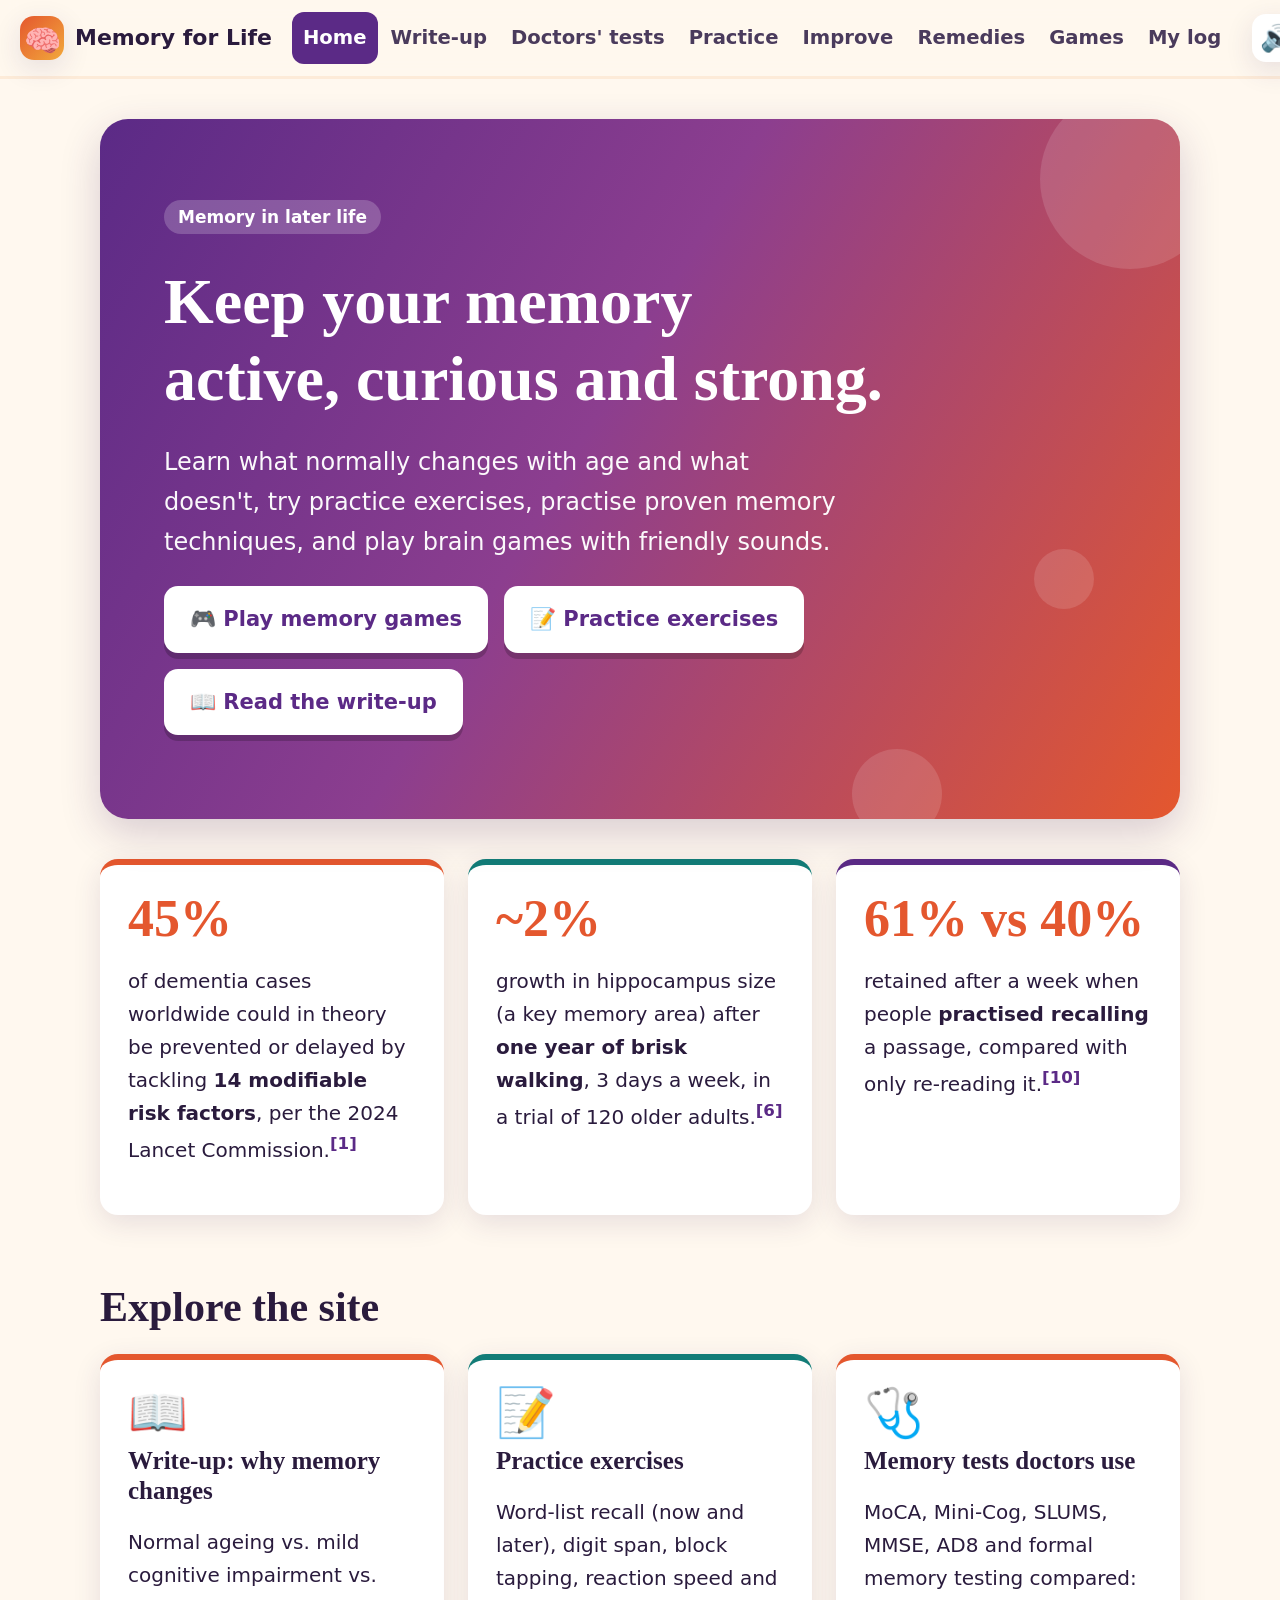
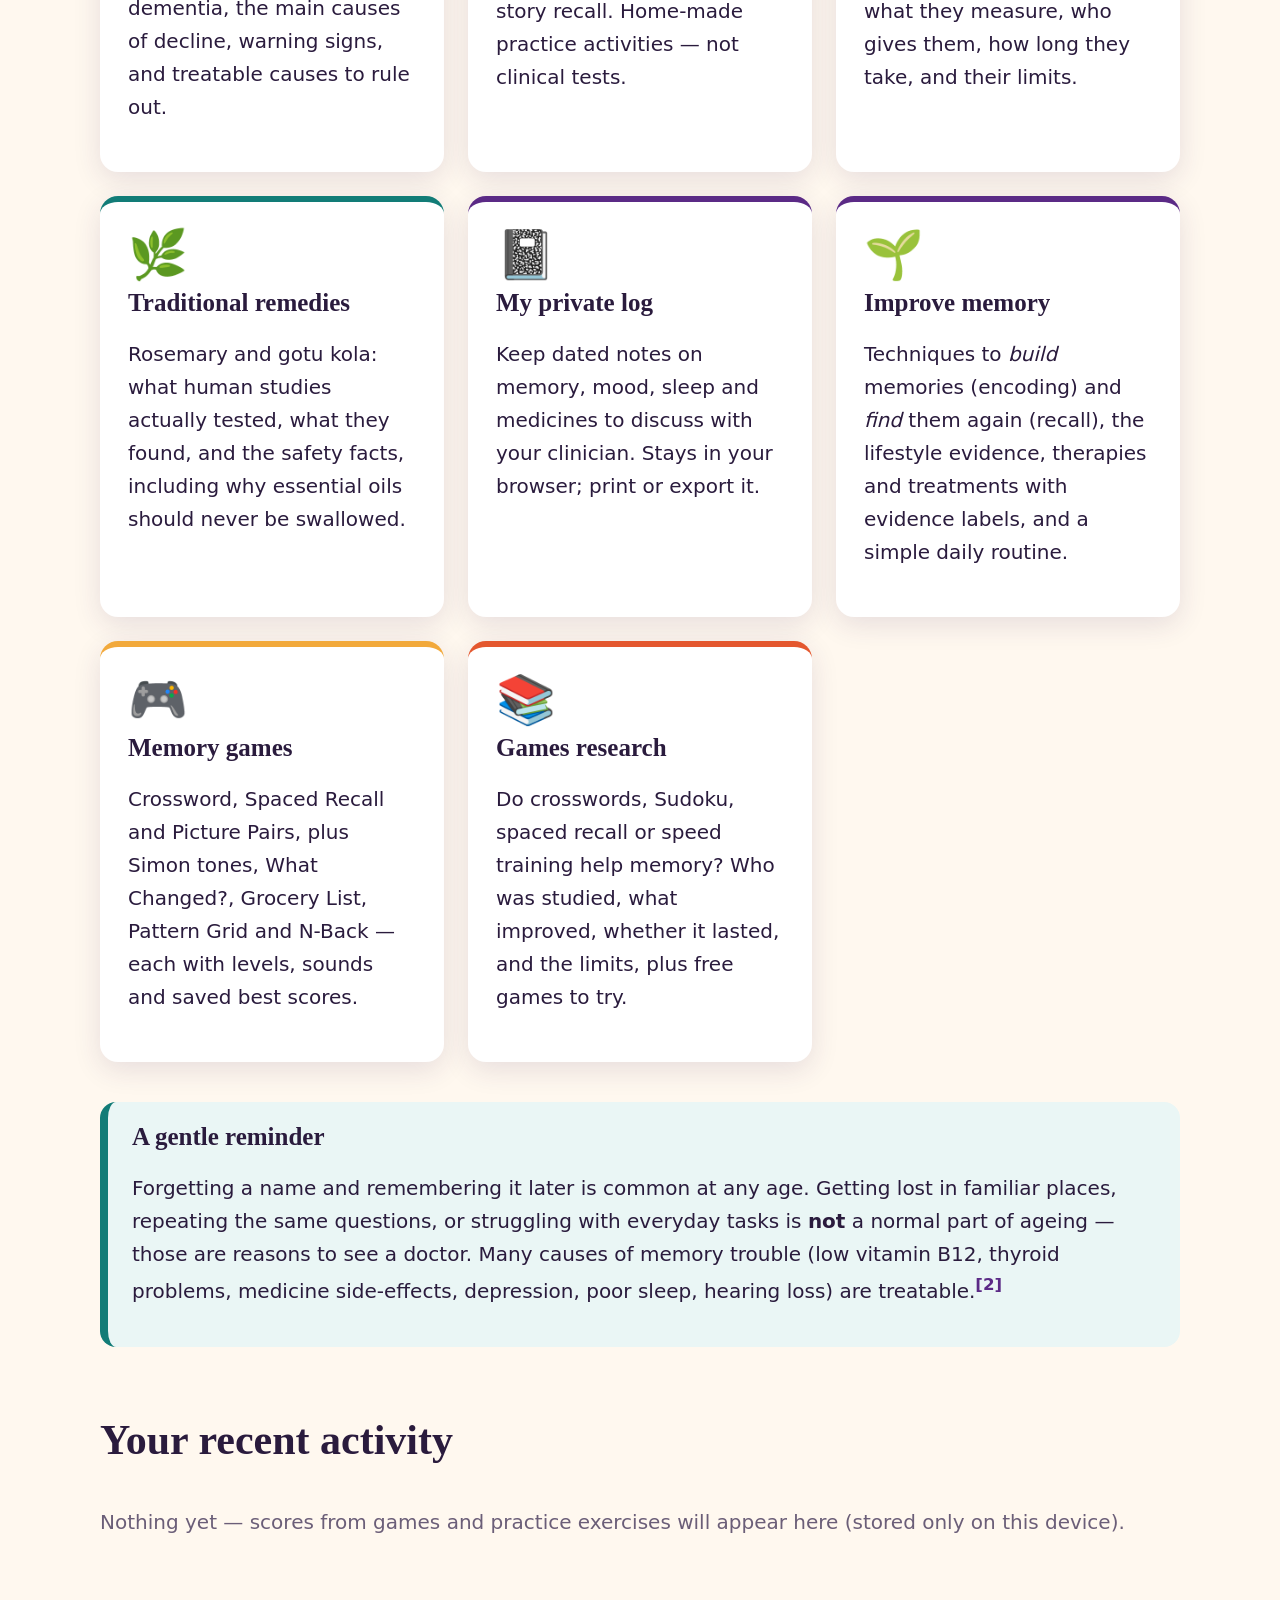
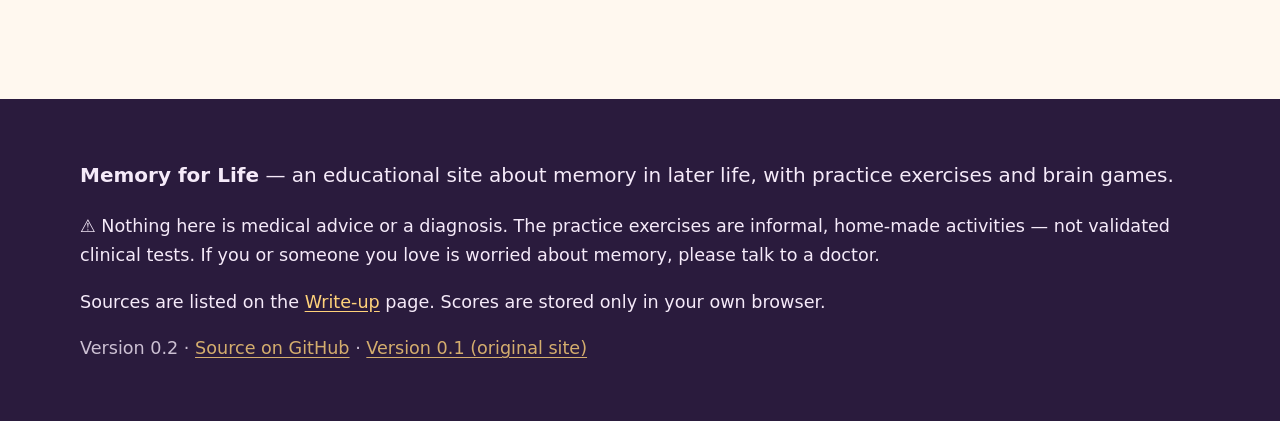
<file: index.html>
<!doctype html>
<html lang="en">
<head>
<meta charset="utf-8"><meta name="viewport" content="width=device-width,initial-scale=1">
<title>Memory for Life — Memory in Old Age: causes, tests, games</title>
<meta name="description" content="An easy-to-read guide to memory in older age: why it changes, how memory is tested, evidence-based ways to improve it, plus practice exercises, a private log and memory games with sound.">
<link rel="icon" href="data:image/svg+xml,<svg xmlns='http://www.w3.org/2000/svg' viewBox='0 0 100 100'><text y='.9em' font-size='90'>🧠</text></svg>">
<link rel="stylesheet" href="css/style.css">
</head>
<body>
<header id="site-header"></header>
<main id="main">
  <section class="hero">
    <div class="bubbles" aria-hidden="true"><span style="width:180px;height:180px;right:-40px;top:-30px"></span><span style="width:90px;height:90px;right:22%;bottom:-20px;animation-delay:-4s"></span><span style="width:60px;height:60px;right:8%;bottom:30%;animation-delay:-8s"></span></div>
    <p class="pill" style="background:rgba(255,255,255,.2);color:#fff">Memory in later life</p>
    <h1>Keep your memory<br>active, curious and strong.</h1>
    <p class="lead">Learn what normally changes with age and what doesn't, try practice exercises, practise proven memory techniques, and play brain games with friendly sounds.</p>
    <div class="btn-row">
      <a class="btn light" href="games.html">🎮 Play memory games</a>
      <a class="btn light" href="tests.html">📝 Practice exercises</a>
      <a class="btn light" href="writeup.html">📖 Read the write-up</a>
    </div>
  </section>

  <section class="grid c3 reveal" aria-label="Key facts">
    <div class="card coral"><div class="stat">45%</div><p>of dementia cases worldwide could in theory be prevented or delayed by tackling <strong>14 modifiable risk factors</strong>, per the 2024 Lancet Commission.<sup><a href="writeup.html#ref1">[1]</a></sup></p></div>
    <div class="card teal"><div class="stat">~2%</div><p>growth in hippocampus size (a key memory area) after <strong>one year of brisk walking</strong>, 3 days a week, in a trial of 120 older adults.<sup><a href="writeup.html#ref6">[6]</a></sup></p></div>
    <div class="card plum"><div class="stat">61% vs 40%</div><p>retained after a week when people <strong>practised recalling</strong> a passage, compared with only re-reading it.<sup><a href="writeup.html#ref10">[10]</a></sup></p></div>
  </section>

  <h2 class="reveal">Explore the site</h2>
  <section class="grid c2 reveal">
    <a class="card coral" href="writeup.html"><div class="emoji">📖</div><h3>Write-up: why memory changes</h3><p>Normal ageing vs. mild cognitive impairment vs. dementia, the main causes of decline, warning signs, and treatable causes to rule out.</p></a>
    <a class="card teal" href="tests.html"><div class="emoji">📝</div><h3>Practice exercises</h3><p>Word-list recall (now and later), digit span, block tapping, reaction speed and story recall. Home-made practice activities — not clinical tests.</p></a>
    <a class="card coral" href="clinical-tests.html"><div class="emoji">🩺</div><h3>Memory tests doctors use</h3><p>MoCA, Mini-Cog, SLUMS, MMSE, AD8 and formal memory testing compared: what they measure, who gives them, how long they take, and their limits.</p></a>
    <a class="card teal" href="remedies.html"><div class="emoji">🌿</div><h3>Traditional remedies</h3><p>Rosemary and gotu kola: what human studies actually tested, what they found, and the safety facts, including why essential oils should never be swallowed.</p></a>
    <a class="card plum" href="log.html"><div class="emoji">📓</div><h3>My private log</h3><p>Keep dated notes on memory, mood, sleep and medicines to discuss with your clinician. Stays in your browser; print or export it.</p></a>
    <a class="card plum" href="improve.html"><div class="emoji">🌱</div><h3>Improve memory</h3><p>Techniques to <em>build</em> memories (encoding) and <em>find</em> them again (recall), the lifestyle evidence, therapies and treatments with evidence labels, and a simple daily routine.</p></a>
    <a class="card" href="games.html"><div class="emoji">🎮</div><h3>Memory games</h3><p>Crossword, Spaced Recall and Picture Pairs, plus Simon tones, What Changed?, Grocery List, Pattern Grid and N-Back — each with levels, sounds and saved best scores.</p></a>
    <a class="card coral" href="games-research.html"><div class="emoji">📚</div><h3>Games research</h3><p>Do crosswords, Sudoku, spaced recall or speed training help memory? Who was studied, what improved, whether it lasted, and the limits, plus free games to try.</p></a>
  </section>

  <section class="callout reveal" style="margin-top:2rem">
    <h3 style="margin-top:0">A gentle reminder</h3>
    <p>Forgetting a name and remembering it later is common at any age. Getting lost in familiar places, repeating the same questions, or struggling with everyday tasks is <strong>not</strong> a normal part of ageing — those are reasons to see a doctor. Many causes of memory trouble (low vitamin B12, thyroid problems, medicine side-effects, depression, poor sleep, hearing loss) are treatable.<sup><a href="writeup.html#ref2">[2]</a></sup></p>
  </section>

  <section class="reveal">
    <h2>Your recent activity</h2>
    <div id="recent" class="grid c3"></div>
  </section>
</main>
<footer id="site-footer"></footer>
<script src="js/common.js"></script>
<script>
(function(){
  const games=[["match_6","Picture Pairs","fewest moves, 6 pairs"],["simon_relaxed","Simon Tones","longest sequence · relaxed"],["simon","Simon Tones","longest sequence · timed"],["changed_relaxed","What Changed?","best streak · relaxed"],["changed","What Changed?","best streak · timed"],["grocery_relaxed","Grocery List","best % correct · relaxed"],["grocery","Grocery List","best % correct · timed"],["pattern_relaxed","Pattern Grid","highest level · relaxed"],["pattern","Pattern Grid","highest level · timed"],["nback_relaxed","N-Back","best accuracy % · relaxed"],["nback","N-Back","best accuracy % · timed"]];
  const tests=[["words","Word list (immediate)"],["digits_f","Digit span forward"],["digits_b","Digit span backward"],["corsi","Block tapping span"],["reaction","Reaction time"],["story","Story recall"]];
  const wrap=document.getElementById("recent"); let any=false;
  games.forEach(([k,n,u])=>{const b=Store.get("best."+k);if(b!==null){any=true;wrap.insertAdjacentHTML("beforeend",`<div class="card teal"><h3 style="margin-top:0">🎮 ${n}</h3><div class="stat">${b}</div><p class="muted small">${u}</p></div>`);}});
  tests.forEach(([k,n])=>{const l=Store.get("log."+k,[]);if(l.length){any=true;const last=l[l.length-1];wrap.insertAdjacentHTML("beforeend",`<div class="card plum"><h3 style="margin-top:0">📝 ${n}</h3><div class="stat">${last.label||last.score}</div><p class="muted small">last tried ${U.fmtDate(last.t)}</p></div>`);}});
  if(!any) wrap.innerHTML='<p class="muted">Nothing yet — scores from games and practice exercises will appear here (stored only on this device).</p>';
})();
</script>
</body>
</html>
</file>
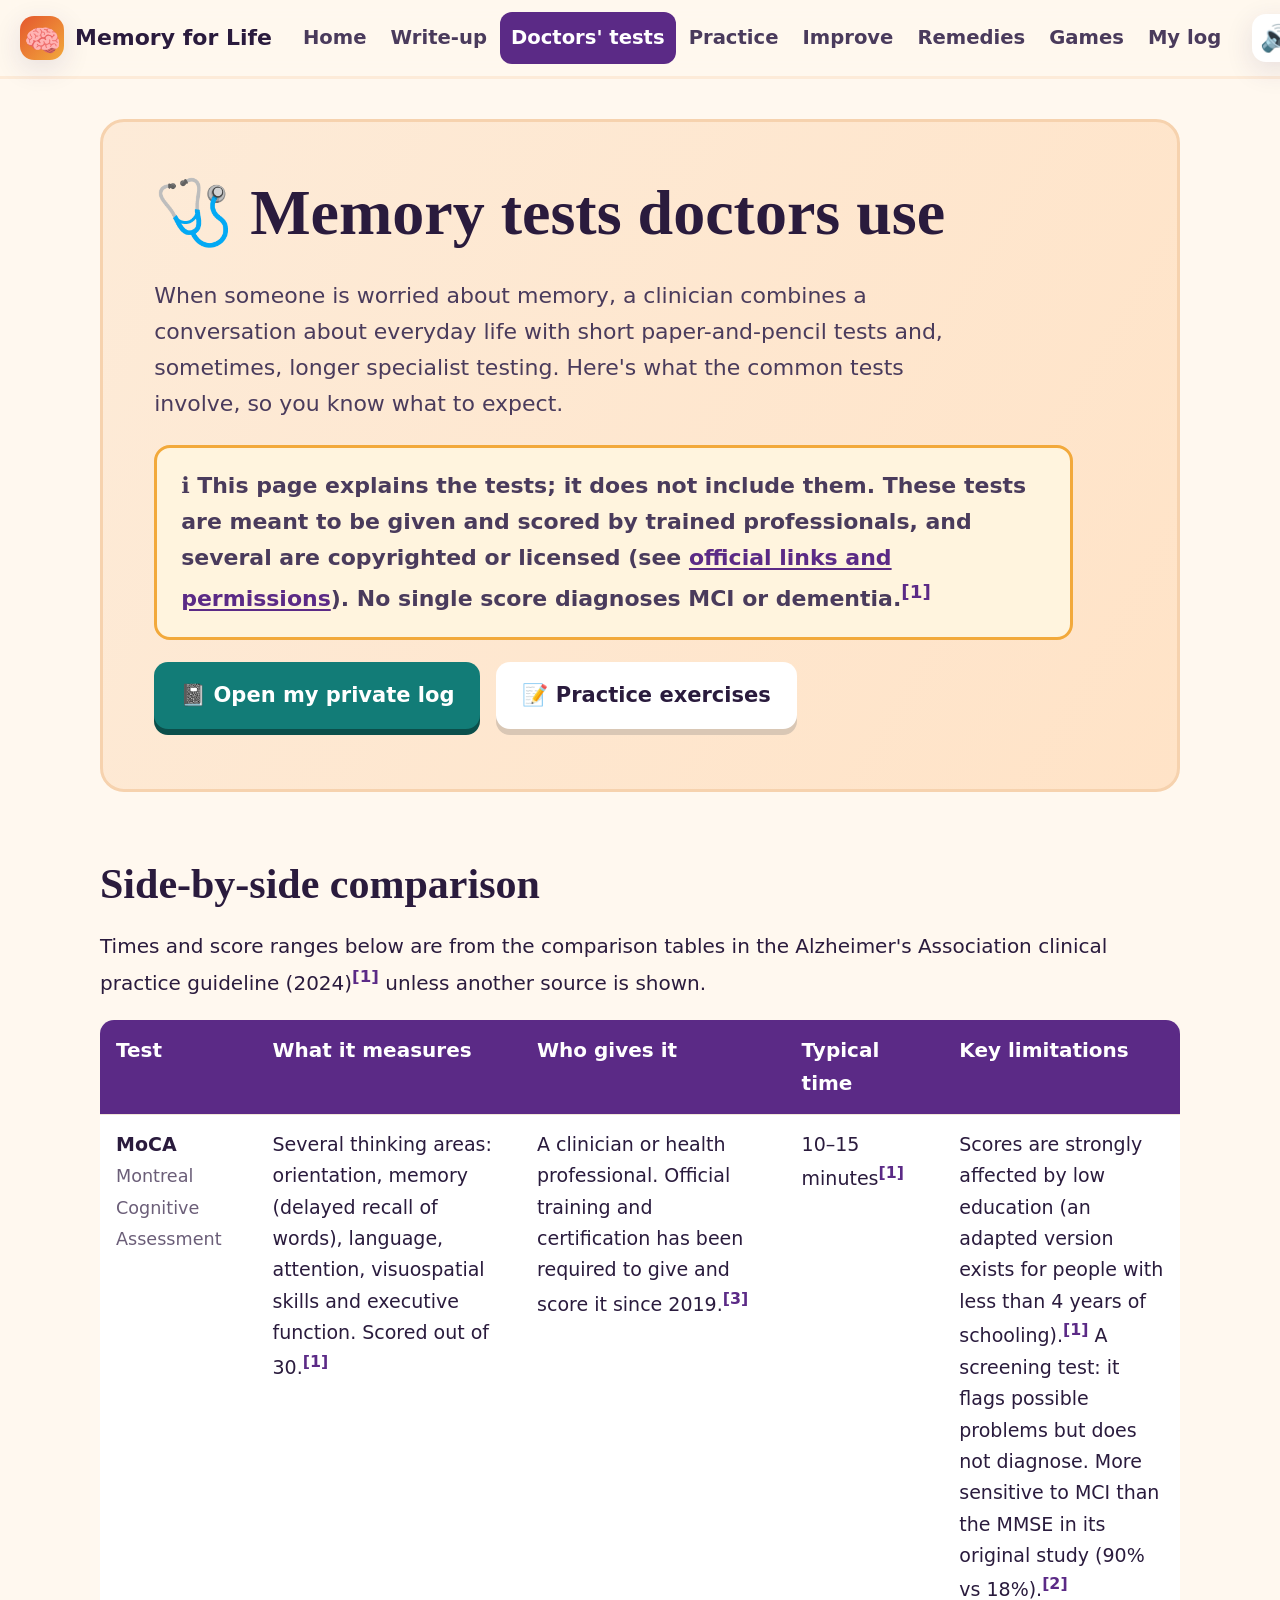
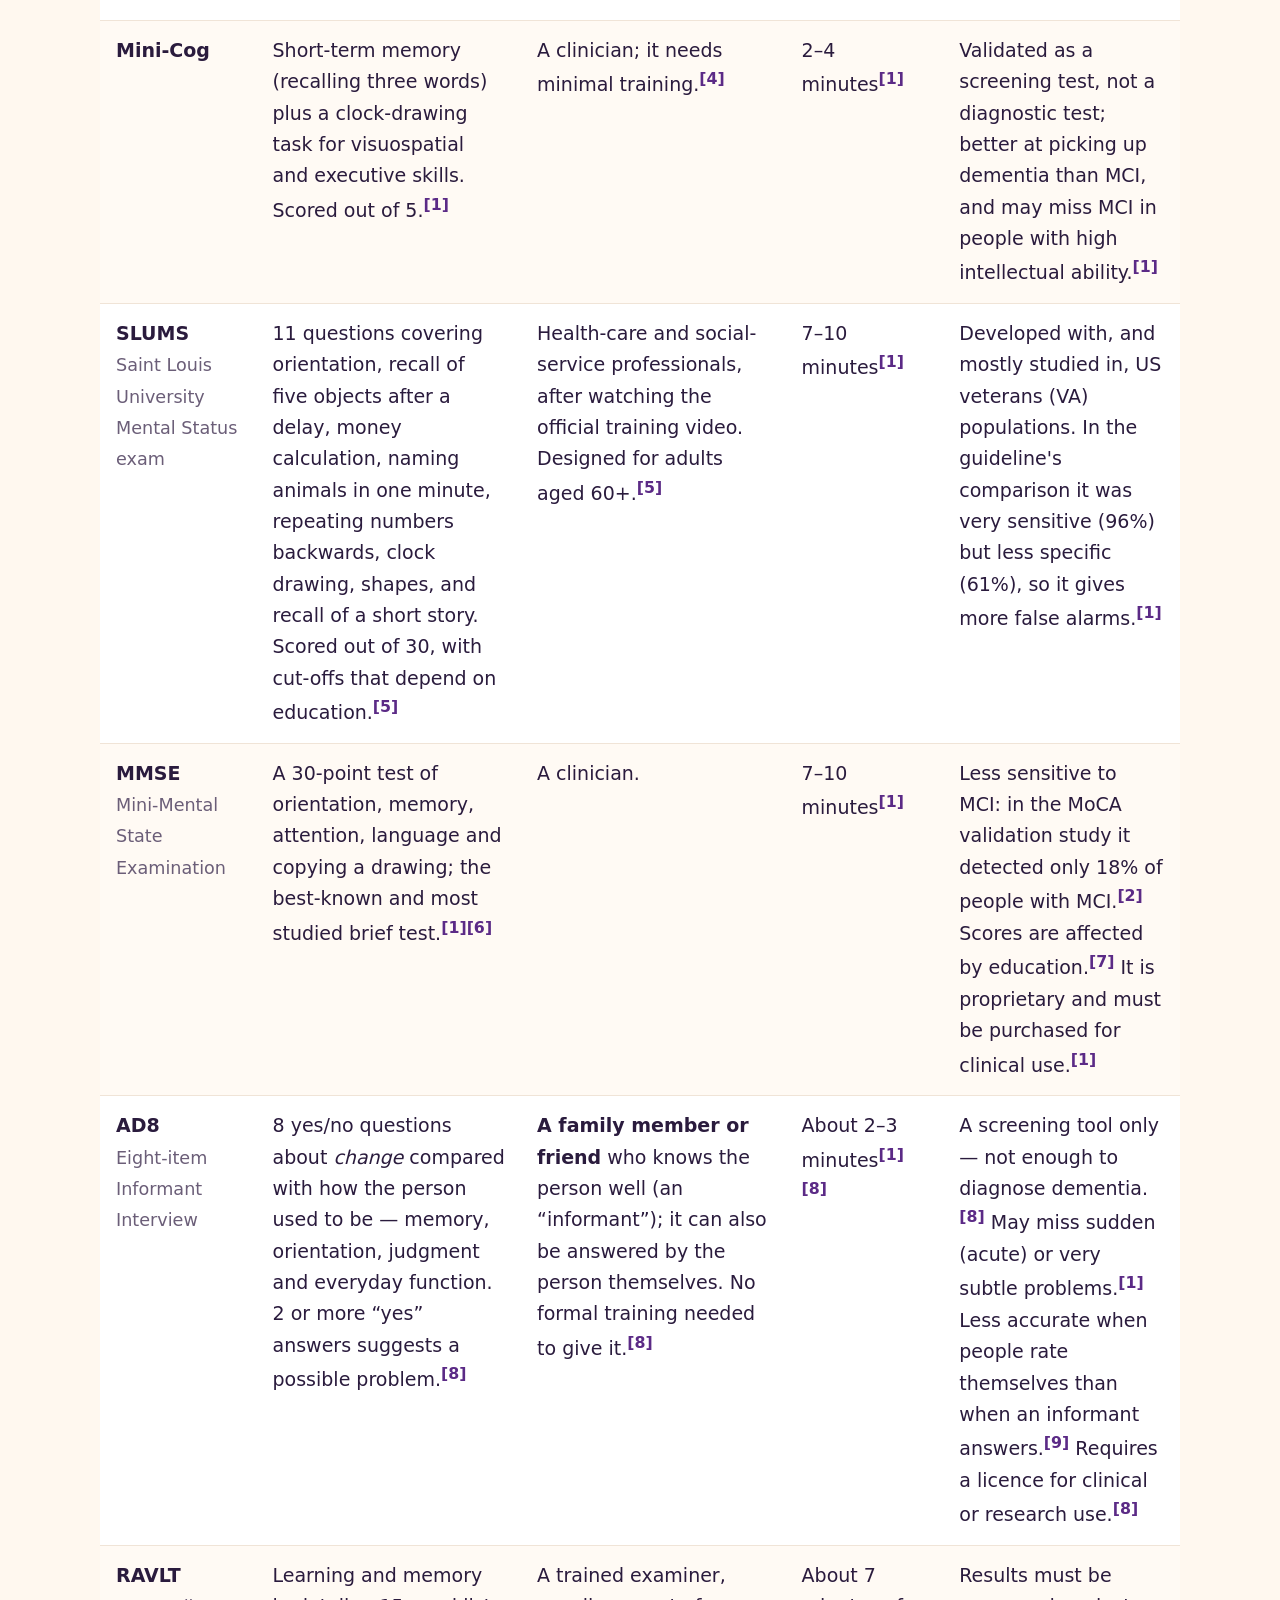
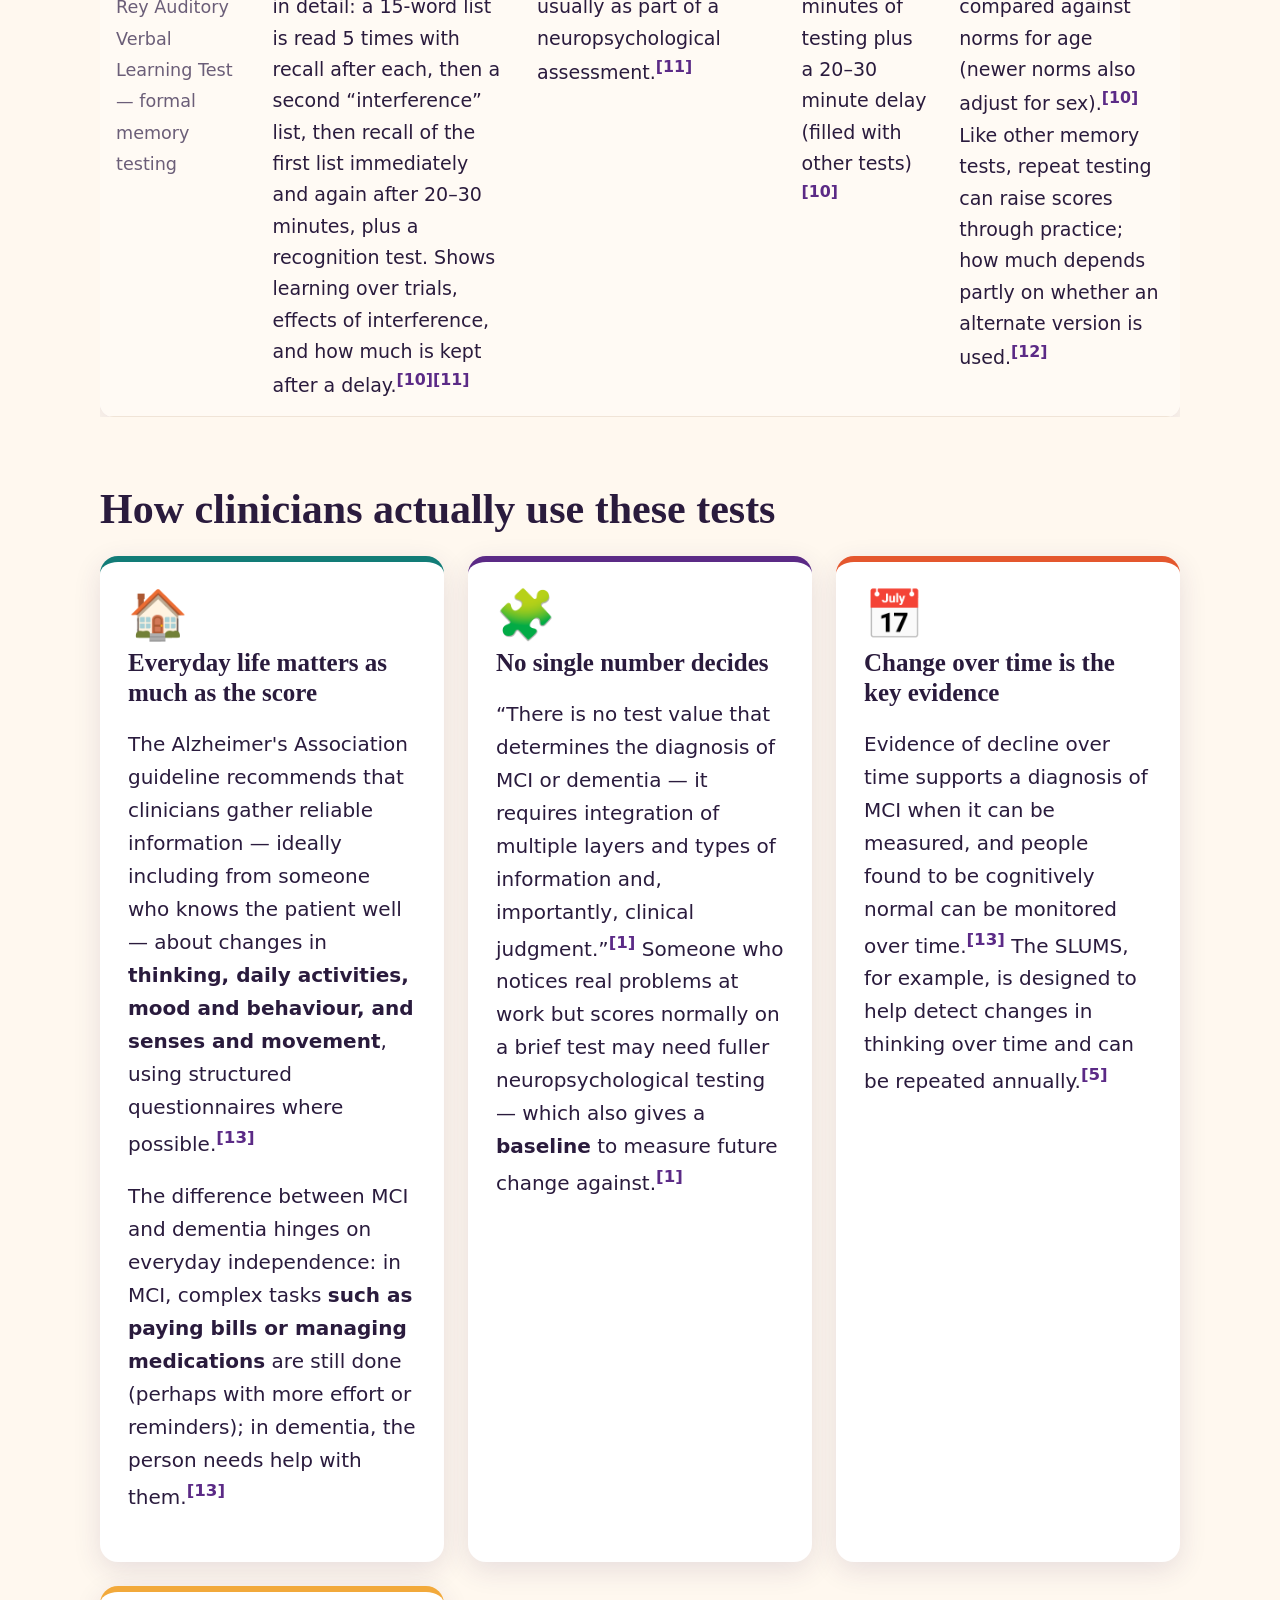
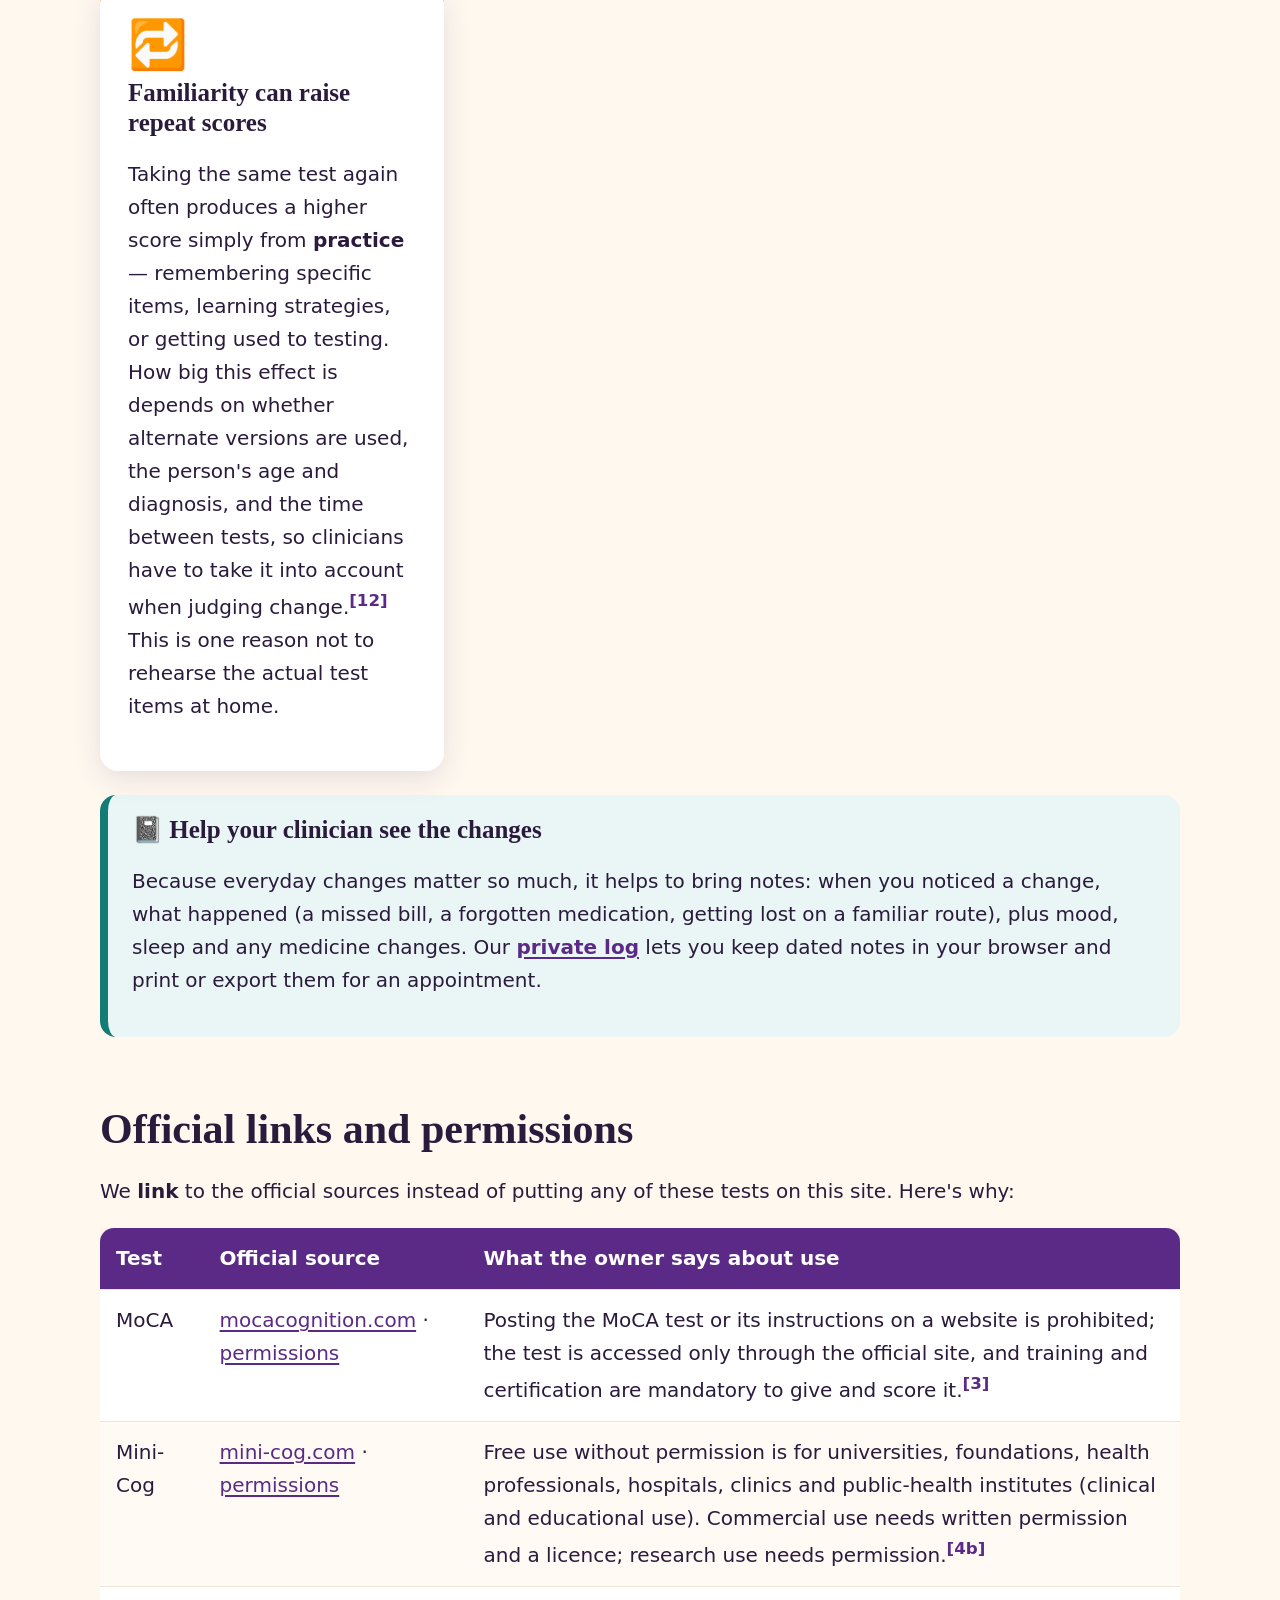
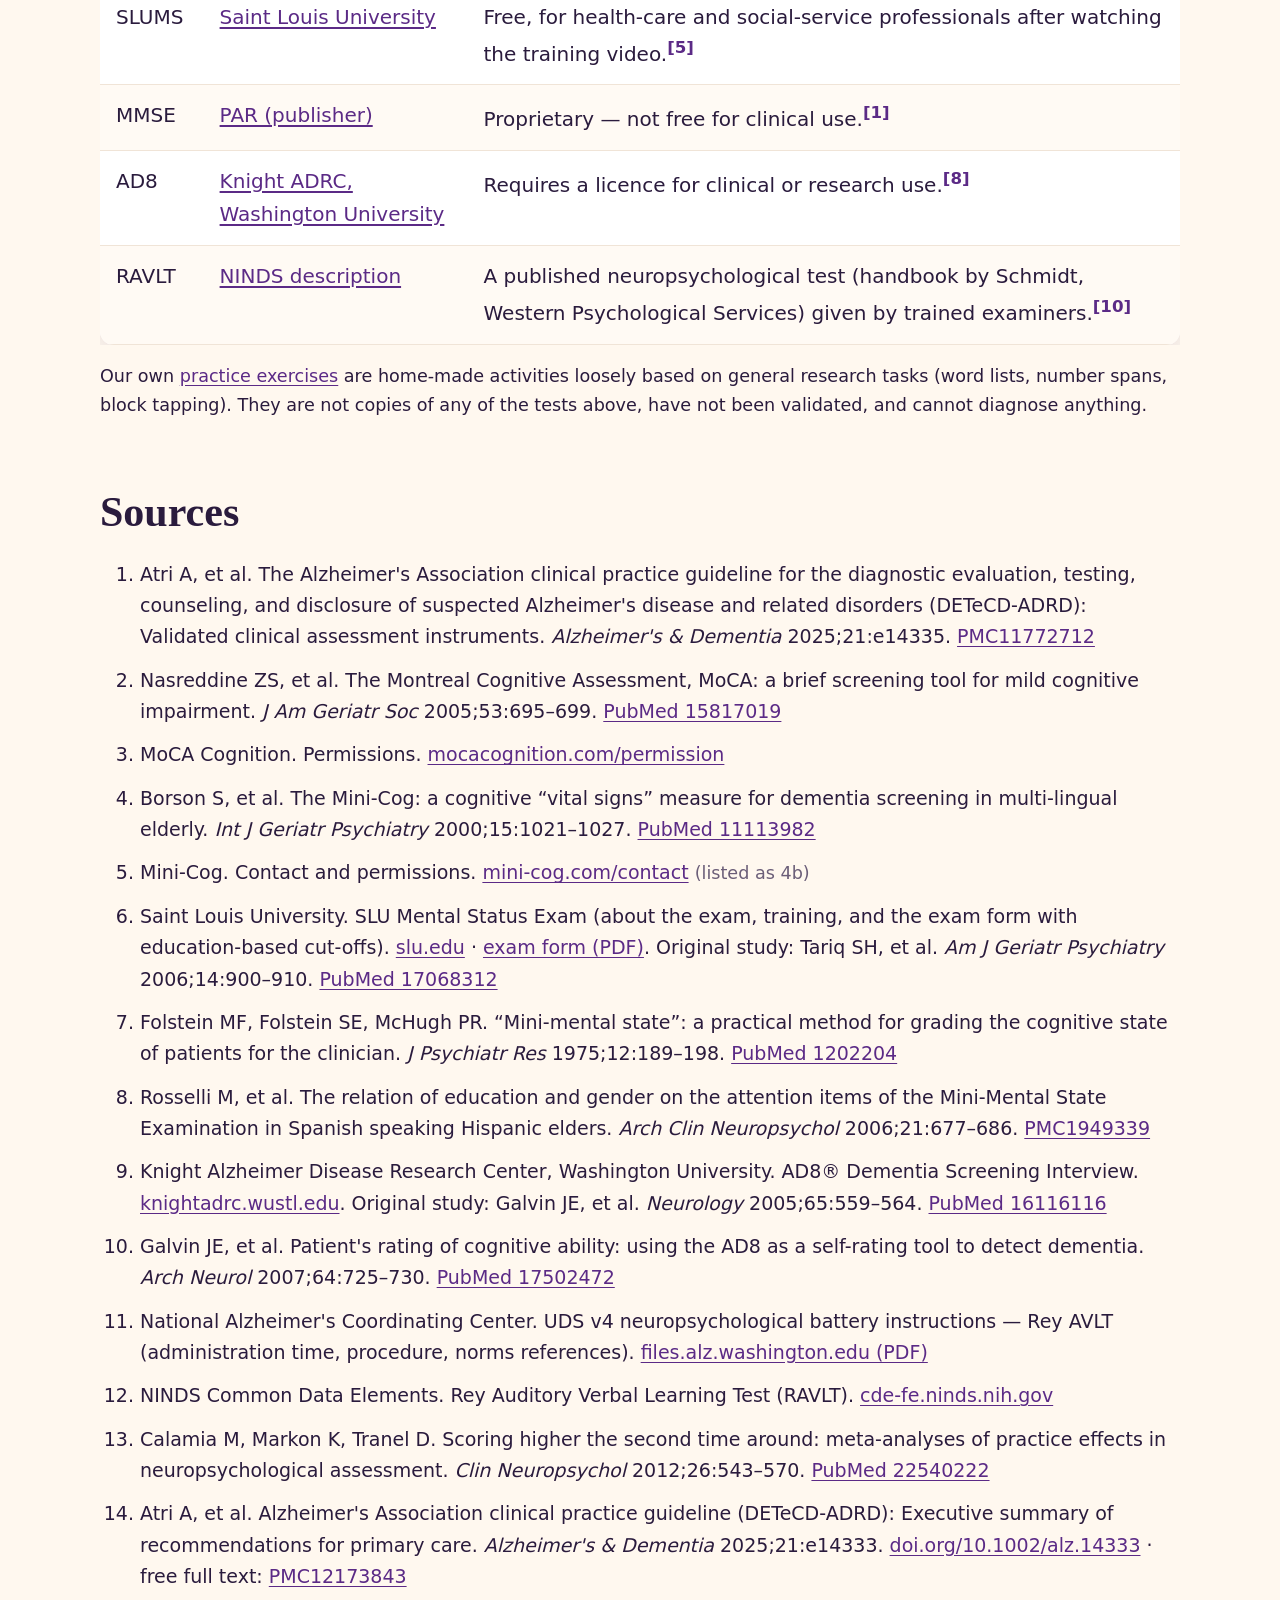
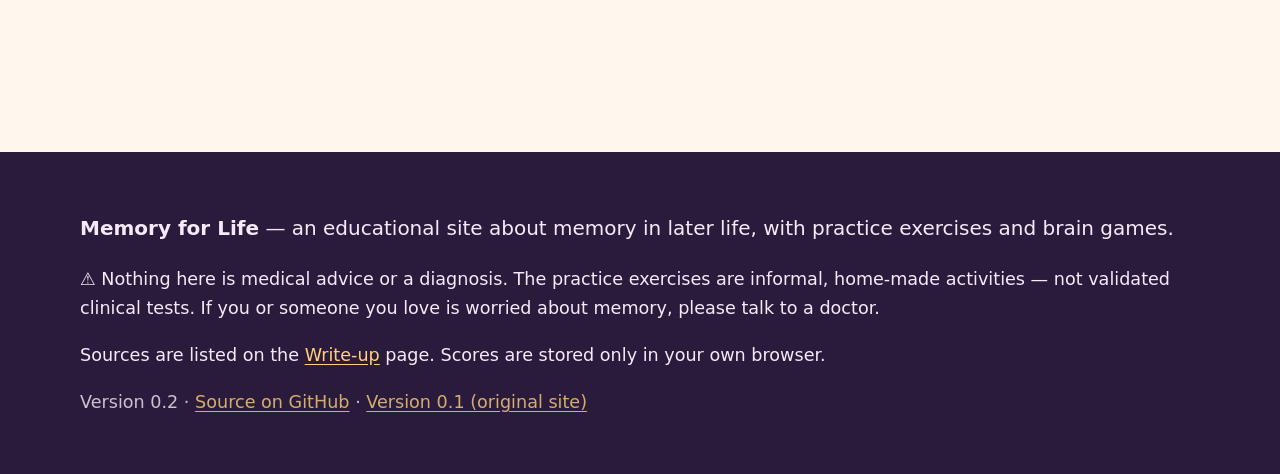
<file: clinical-tests.html>
<!doctype html>
<html lang="en">
<head>
<meta charset="utf-8"><meta name="viewport" content="width=device-width,initial-scale=1">
<title>Memory tests doctors use — MoCA, Mini-Cog, SLUMS, MMSE, AD8, RAVLT | Memory for Life</title>
<meta name="description" content="A plain-language comparison of the memory and thinking tests clinicians use: MoCA, Mini-Cog, SLUMS, MMSE, AD8 and the Rey Auditory Verbal Learning Test — what they measure, who gives them, how long they take, and their limits.">
<link rel="icon" href="data:image/svg+xml,<svg xmlns='http://www.w3.org/2000/svg' viewBox='0 0 100 100'><text y='.9em' font-size='90'>🧠</text></svg>">
<link rel="stylesheet" href="css/style.css">
</head>
<body>
<header id="site-header"></header>
<main id="main">
<section class="page-hero">
  <h1>🩺 Memory tests doctors use</h1>
  <p>When someone is worried about memory, a clinician combines a conversation about everyday life with short paper-and-pencil tests and, sometimes, longer specialist testing. Here's what the common tests involve, so you know what to expect.</p>
  <p class="disclaimer" role="note">ℹ️ This page explains the tests; it does not include them. These tests are meant to be given and scored by trained professionals, and several are copyrighted or licensed (see <a href="#links">official links and permissions</a>). No single score diagnoses MCI or dementia.<sup><a href="#s1">[1]</a></sup></p>
  <div class="btn-row"><a class="btn teal" href="log.html">📓 Open my private log</a><a class="btn ghost" href="tests.html">📝 Practice exercises</a></div>
</section>

<h2 id="compare">Side-by-side comparison</h2>
<p>Times and score ranges below are from the comparison tables in the Alzheimer's Association clinical practice guideline (2024)<sup><a href="#s1">[1]</a></sup> unless another source is shown.</p>
<div class="table-wrap"><table class="compare">
<thead><tr><th>Test</th><th>What it measures</th><th>Who gives it</th><th>Typical time</th><th>Key limitations</th></tr></thead>
<tbody>
<tr><td><strong>MoCA</strong><br><span class="small muted">Montreal Cognitive Assessment</span></td>
 <td>Several thinking areas: orientation, memory (delayed recall of words), language, attention, visuospatial skills and executive function. Scored out of 30.<sup><a href="#s1">[1]</a></sup></td>
 <td>A clinician or health professional. Official training and certification has been required to give and score it since 2019.<sup><a href="#s3">[3]</a></sup></td>
 <td>10–15 minutes<sup><a href="#s1">[1]</a></sup></td>
 <td>Scores are strongly affected by low education (an adapted version exists for people with less than 4 years of schooling).<sup><a href="#s1">[1]</a></sup> A screening test: it flags possible problems but does not diagnose. More sensitive to MCI than the MMSE in its original study (90% vs 18%).<sup><a href="#s2">[2]</a></sup></td></tr>
<tr><td><strong>Mini-Cog</strong></td>
 <td>Short-term memory (recalling three words) plus a clock-drawing task for visuospatial and executive skills. Scored out of 5.<sup><a href="#s1">[1]</a></sup></td>
 <td>A clinician; it needs minimal training.<sup><a href="#s4">[4]</a></sup></td>
 <td>2–4 minutes<sup><a href="#s1">[1]</a></sup></td>
 <td>Validated as a screening test, not a diagnostic test; better at picking up dementia than MCI, and may miss MCI in people with high intellectual ability.<sup><a href="#s1">[1]</a></sup></td></tr>
<tr><td><strong>SLUMS</strong><br><span class="small muted">Saint Louis University Mental Status exam</span></td>
 <td>11 questions covering orientation, recall of five objects after a delay, money calculation, naming animals in one minute, repeating numbers backwards, clock drawing, shapes, and recall of a short story. Scored out of 30, with cut-offs that depend on education.<sup><a href="#s5">[5]</a></sup></td>
 <td>Health-care and social-service professionals, after watching the official training video. Designed for adults aged 60+.<sup><a href="#s5">[5]</a></sup></td>
 <td>7–10 minutes<sup><a href="#s1">[1]</a></sup></td>
 <td>Developed with, and mostly studied in, US veterans (VA) populations. In the guideline's comparison it was very sensitive (96%) but less specific (61%), so it gives more false alarms.<sup><a href="#s1">[1]</a></sup></td></tr>
<tr><td><strong>MMSE</strong><br><span class="small muted">Mini-Mental State Examination</span></td>
 <td>A 30-point test of orientation, memory, attention, language and copying a drawing; the best-known and most studied brief test.<sup><a href="#s1">[1]</a></sup><sup><a href="#s6">[6]</a></sup></td>
 <td>A clinician.</td>
 <td>7–10 minutes<sup><a href="#s1">[1]</a></sup></td>
 <td>Less sensitive to MCI: in the MoCA validation study it detected only 18% of people with MCI.<sup><a href="#s2">[2]</a></sup> Scores are affected by education.<sup><a href="#s7">[7]</a></sup> It is proprietary and must be purchased for clinical use.<sup><a href="#s1">[1]</a></sup></td></tr>
<tr><td><strong>AD8</strong><br><span class="small muted">Eight-item Informant Interview</span></td>
 <td>8 yes/no questions about <em>change</em> compared with how the person used to be — memory, orientation, judgment and everyday function. 2 or more “yes” answers suggests a possible problem.<sup><a href="#s8">[8]</a></sup></td>
 <td><strong>A family member or friend</strong> who knows the person well (an “informant”); it can also be answered by the person themselves. No formal training needed to give it.<sup><a href="#s8">[8]</a></sup></td>
 <td>About 2–3 minutes<sup><a href="#s1">[1]</a></sup><sup><a href="#s8">[8]</a></sup></td>
 <td>A screening tool only — not enough to diagnose dementia.<sup><a href="#s8">[8]</a></sup> May miss sudden (acute) or very subtle problems.<sup><a href="#s1">[1]</a></sup> Less accurate when people rate themselves than when an informant answers.<sup><a href="#s9">[9]</a></sup> Requires a licence for clinical or research use.<sup><a href="#s8">[8]</a></sup></td></tr>
<tr><td><strong>RAVLT</strong><br><span class="small muted">Rey Auditory Verbal Learning Test — formal memory testing</span></td>
 <td>Learning and memory in detail: a 15-word list is read 5 times with recall after each, then a second “interference” list, then recall of the first list immediately and again after 20–30 minutes, plus a recognition test. Shows learning over trials, effects of interference, and how much is kept after a delay.<sup><a href="#s10">[10]</a></sup><sup><a href="#s11">[11]</a></sup></td>
 <td>A trained examiner, usually as part of a neuropsychological assessment.<sup><a href="#s11">[11]</a></sup></td>
 <td>About 7 minutes of testing plus a 20–30 minute delay (filled with other tests)<sup><a href="#s10">[10]</a></sup></td>
 <td>Results must be compared against norms for age (newer norms also adjust for sex).<sup><a href="#s10">[10]</a></sup> Like other memory tests, repeat testing can raise scores through practice; how much depends partly on whether an alternate version is used.<sup><a href="#s12">[12]</a></sup></td></tr>
</tbody></table></div>

<h2 id="how">How clinicians actually use these tests</h2>
<div class="grid c2">
  <div class="card teal"><div class="emoji">🏠</div><h3>Everyday life matters as much as the score</h3>
    <p>The Alzheimer's Association guideline recommends that clinicians gather reliable information — ideally including from someone who knows the patient well — about changes in <strong>thinking, daily activities, mood and behaviour, and senses and movement</strong>, using structured questionnaires where possible.<sup><a href="#s13">[13]</a></sup></p>
    <p>The difference between MCI and dementia hinges on everyday independence: in MCI, complex tasks <strong>such as paying bills or managing medications</strong> are still done (perhaps with more effort or reminders); in dementia, the person needs help with them.<sup><a href="#s13">[13]</a></sup></p></div>
  <div class="card plum"><div class="emoji">🧩</div><h3>No single number decides</h3>
    <p>“There is no test value that determines the diagnosis of MCI or dementia — it requires integration of multiple layers and types of information and, importantly, clinical judgment.”<sup><a href="#s1">[1]</a></sup> Someone who notices real problems at work but scores normally on a brief test may need fuller neuropsychological testing — which also gives a <strong>baseline</strong> to measure future change against.<sup><a href="#s1">[1]</a></sup></p></div>
  <div class="card coral"><div class="emoji">📅</div><h3>Change over time is the key evidence</h3>
    <p>Evidence of decline over time supports a diagnosis of MCI when it can be measured, and people found to be cognitively normal can be monitored over time.<sup><a href="#s13">[13]</a></sup> The SLUMS, for example, is designed to help detect changes in thinking over time and can be repeated annually.<sup><a href="#s5">[5]</a></sup></p></div>
  <div class="card"><div class="emoji">🔁</div><h3>Familiarity can raise repeat scores</h3>
    <p>Taking the same test again often produces a higher score simply from <strong>practice</strong> — remembering specific items, learning strategies, or getting used to testing. How big this effect is depends on whether alternate versions are used, the person's age and diagnosis, and the time between tests, so clinicians have to take it into account when judging change.<sup><a href="#s12">[12]</a></sup> This is one reason not to rehearse the actual test items at home.</p></div>
</div>

<div class="callout"><h3 style="margin-top:0">📓 Help your clinician see the changes</h3>
<p>Because everyday changes matter so much, it helps to bring notes: when you noticed a change, what happened (a missed bill, a forgotten medication, getting lost on a familiar route), plus mood, sleep and any medicine changes. Our <a href="log.html"><strong>private log</strong></a> lets you keep dated notes in your browser and print or export them for an appointment.</p></div>

<h2 id="links">Official links and permissions</h2>
<p>We <strong>link</strong> to the official sources instead of putting any of these tests on this site. Here's why:</p>
<div class="table-wrap"><table>
<thead><tr><th>Test</th><th>Official source</th><th>What the owner says about use</th></tr></thead>
<tbody>
<tr><td>MoCA</td><td><a href="https://mocacognition.com/" target="_blank" rel="noopener">mocacognition.com</a> · <a href="https://www.mocacognition.com/permission" target="_blank" rel="noopener">permissions</a></td><td>Posting the MoCA test or its instructions on a website is prohibited; the test is accessed only through the official site, and training and certification are mandatory to give and score it.<sup><a href="#s3">[3]</a></sup></td></tr>
<tr><td>Mini-Cog</td><td><a href="https://mini-cog.com/" target="_blank" rel="noopener">mini-cog.com</a> · <a href="https://mini-cog.com/contact/" target="_blank" rel="noopener">permissions</a></td><td>Free use without permission is for universities, foundations, health professionals, hospitals, clinics and public-health institutes (clinical and educational use). Commercial use needs written permission and a licence; research use needs permission.<sup><a href="#s4b">[4b]</a></sup></td></tr>
<tr><td>SLUMS</td><td><a href="https://www.slu.edu/medicine/internal-medicine/geriatric-medicine/aging-successfully/mental-status-exam.php" target="_blank" rel="noopener">Saint Louis University</a></td><td>Free, for health-care and social-service professionals after watching the training video.<sup><a href="#s5">[5]</a></sup></td></tr>
<tr><td>MMSE</td><td><a href="https://www.parinc.com/products/MMSE-2" target="_blank" rel="noopener">PAR (publisher)</a></td><td>Proprietary — not free for clinical use.<sup><a href="#s1">[1]</a></sup></td></tr>
<tr><td>AD8</td><td><a href="https://knightadrc.wustl.edu/professionals-clinicians/ad8-instrument/" target="_blank" rel="noopener">Knight ADRC, Washington University</a></td><td>Requires a licence for clinical or research use.<sup><a href="#s8">[8]</a></sup></td></tr>
<tr><td>RAVLT</td><td><a href="https://cde-fe.ninds.nih.gov/ninds/noc-report/F2497/Rey%20Auditory%20Verbal%20Learning%20Test%20%5BRAVLT%5D" target="_blank" rel="noopener">NINDS description</a></td><td>A published neuropsychological test (handbook by Schmidt, Western Psychological Services) given by trained examiners.<sup><a href="#s10">[10]</a></sup></td></tr>
</tbody></table></div>
<p class="small">Our own <a href="tests.html">practice exercises</a> are home-made activities loosely based on general research tasks (word lists, number spans, block tapping). They are not copies of any of the tests above, have not been validated, and cannot diagnose anything.</p>

<h2 id="sources">Sources</h2>
<ol class="refs">
<li id="s1">Atri A, et al. The Alzheimer's Association clinical practice guideline for the diagnostic evaluation, testing, counseling, and disclosure of suspected Alzheimer's disease and related disorders (DETeCD-ADRD): Validated clinical assessment instruments. <em>Alzheimer's &amp; Dementia</em> 2025;21:e14335. <a href="https://pmc.ncbi.nlm.nih.gov/articles/PMC11772712/" target="_blank" rel="noopener">PMC11772712</a></li>
<li id="s2">Nasreddine ZS, et al. The Montreal Cognitive Assessment, MoCA: a brief screening tool for mild cognitive impairment. <em>J Am Geriatr Soc</em> 2005;53:695–699. <a href="https://pubmed.ncbi.nlm.nih.gov/15817019/" target="_blank" rel="noopener">PubMed 15817019</a></li>
<li id="s3">MoCA Cognition. Permissions. <a href="https://www.mocacognition.com/permission" target="_blank" rel="noopener">mocacognition.com/permission</a></li>
<li id="s4">Borson S, et al. The Mini-Cog: a cognitive “vital signs” measure for dementia screening in multi-lingual elderly. <em>Int J Geriatr Psychiatry</em> 2000;15:1021–1027. <a href="https://pubmed.ncbi.nlm.nih.gov/11113982/" target="_blank" rel="noopener">PubMed 11113982</a></li>
<li id="s4b">Mini-Cog. Contact and permissions. <a href="https://mini-cog.com/contact/" target="_blank" rel="noopener">mini-cog.com/contact</a> <span class="small muted">(listed as 4b)</span></li>
<li id="s5">Saint Louis University. SLU Mental Status Exam (about the exam, training, and the exam form with education-based cut-offs). <a href="https://www.slu.edu/medicine/internal-medicine/geriatric-medicine/aging-successfully/mental-status-exam.php" target="_blank" rel="noopener">slu.edu</a> · <a href="https://www.slu.edu/medicine/internal-medicine/geriatric-medicine/aging-successfully/-pdf/mental-status-exam.pdf" target="_blank" rel="noopener">exam form (PDF)</a>. Original study: Tariq SH, et al. <em>Am J Geriatr Psychiatry</em> 2006;14:900–910. <a href="https://pubmed.ncbi.nlm.nih.gov/17068312/" target="_blank" rel="noopener">PubMed 17068312</a></li>
<li id="s6">Folstein MF, Folstein SE, McHugh PR. “Mini-mental state”: a practical method for grading the cognitive state of patients for the clinician. <em>J Psychiatr Res</em> 1975;12:189–198. <a href="https://pubmed.ncbi.nlm.nih.gov/1202204/" target="_blank" rel="noopener">PubMed 1202204</a></li>
<li id="s7">Rosselli M, et al. The relation of education and gender on the attention items of the Mini-Mental State Examination in Spanish speaking Hispanic elders. <em>Arch Clin Neuropsychol</em> 2006;21:677–686. <a href="https://pmc.ncbi.nlm.nih.gov/articles/PMC1949339/" target="_blank" rel="noopener">PMC1949339</a></li>
<li id="s8">Knight Alzheimer Disease Research Center, Washington University. AD8® Dementia Screening Interview. <a href="https://knightadrc.wustl.edu/professionals-clinicians/ad8-instrument/" target="_blank" rel="noopener">knightadrc.wustl.edu</a>. Original study: Galvin JE, et al. <em>Neurology</em> 2005;65:559–564. <a href="https://pubmed.ncbi.nlm.nih.gov/16116116/" target="_blank" rel="noopener">PubMed 16116116</a></li>
<li id="s9">Galvin JE, et al. Patient's rating of cognitive ability: using the AD8 as a self-rating tool to detect dementia. <em>Arch Neurol</em> 2007;64:725–730. <a href="https://pubmed.ncbi.nlm.nih.gov/17502472/" target="_blank" rel="noopener">PubMed 17502472</a></li>
<li id="s10">National Alzheimer's Coordinating Center. UDS v4 neuropsychological battery instructions — Rey AVLT (administration time, procedure, norms references). <a href="https://files.alz.washington.edu/documentation/uds4-c2t-instructions.pdf" target="_blank" rel="noopener">files.alz.washington.edu (PDF)</a></li>
<li id="s11">NINDS Common Data Elements. Rey Auditory Verbal Learning Test (RAVLT). <a href="https://cde-fe.ninds.nih.gov/ninds/noc-report/F2497/Rey%20Auditory%20Verbal%20Learning%20Test%20%5BRAVLT%5D" target="_blank" rel="noopener">cde-fe.ninds.nih.gov</a></li>
<li id="s12">Calamia M, Markon K, Tranel D. Scoring higher the second time around: meta-analyses of practice effects in neuropsychological assessment. <em>Clin Neuropsychol</em> 2012;26:543–570. <a href="https://pubmed.ncbi.nlm.nih.gov/22540222/" target="_blank" rel="noopener">PubMed 22540222</a></li>
<li id="s13">Atri A, et al. Alzheimer's Association clinical practice guideline (DETeCD-ADRD): Executive summary of recommendations for primary care. <em>Alzheimer's &amp; Dementia</em> 2025;21:e14333. <a href="https://doi.org/10.1002/alz.14333" target="_blank" rel="noopener">doi.org/10.1002/alz.14333</a> · free full text: <a href="https://pmc.ncbi.nlm.nih.gov/articles/PMC12173843/" target="_blank" rel="noopener">PMC12173843</a></li>
</ol>
</main>
<footer id="site-footer"></footer>
<script src="js/common.js"></script>
</body>
</html>
</file>
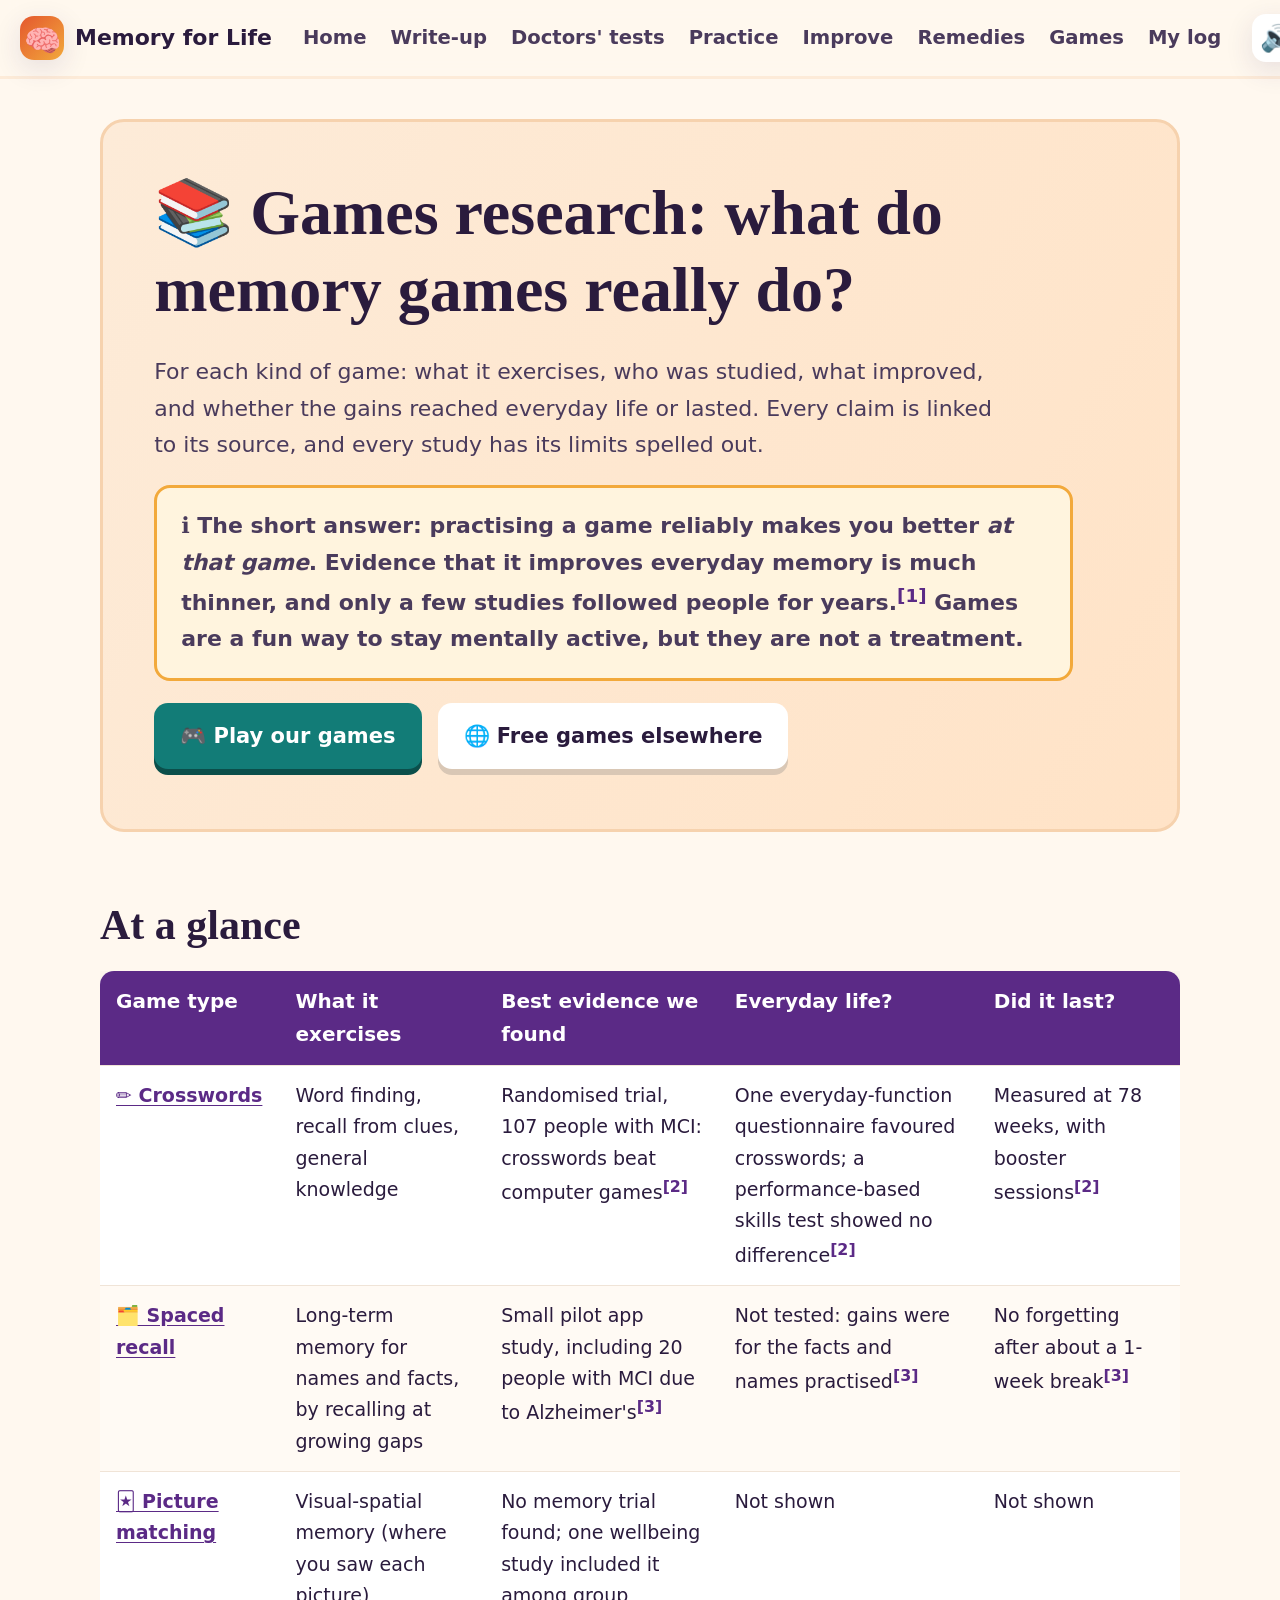
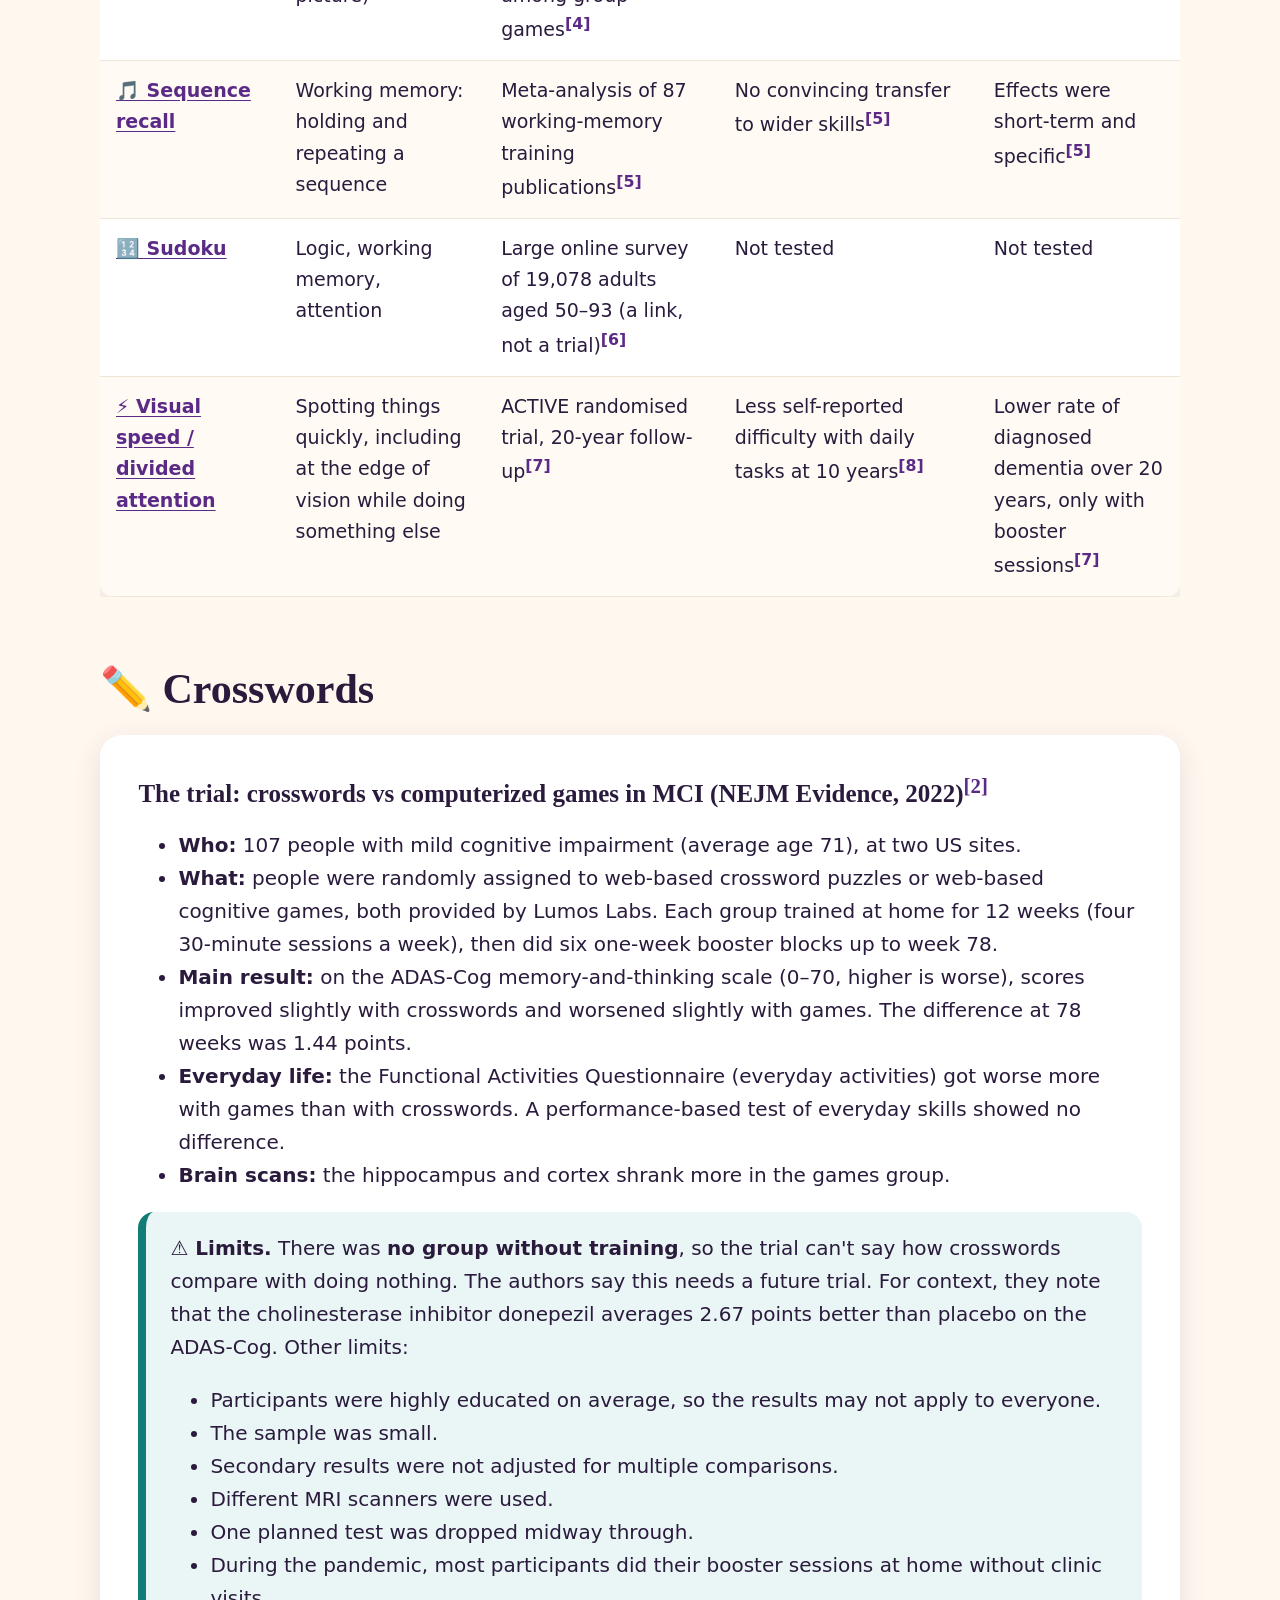
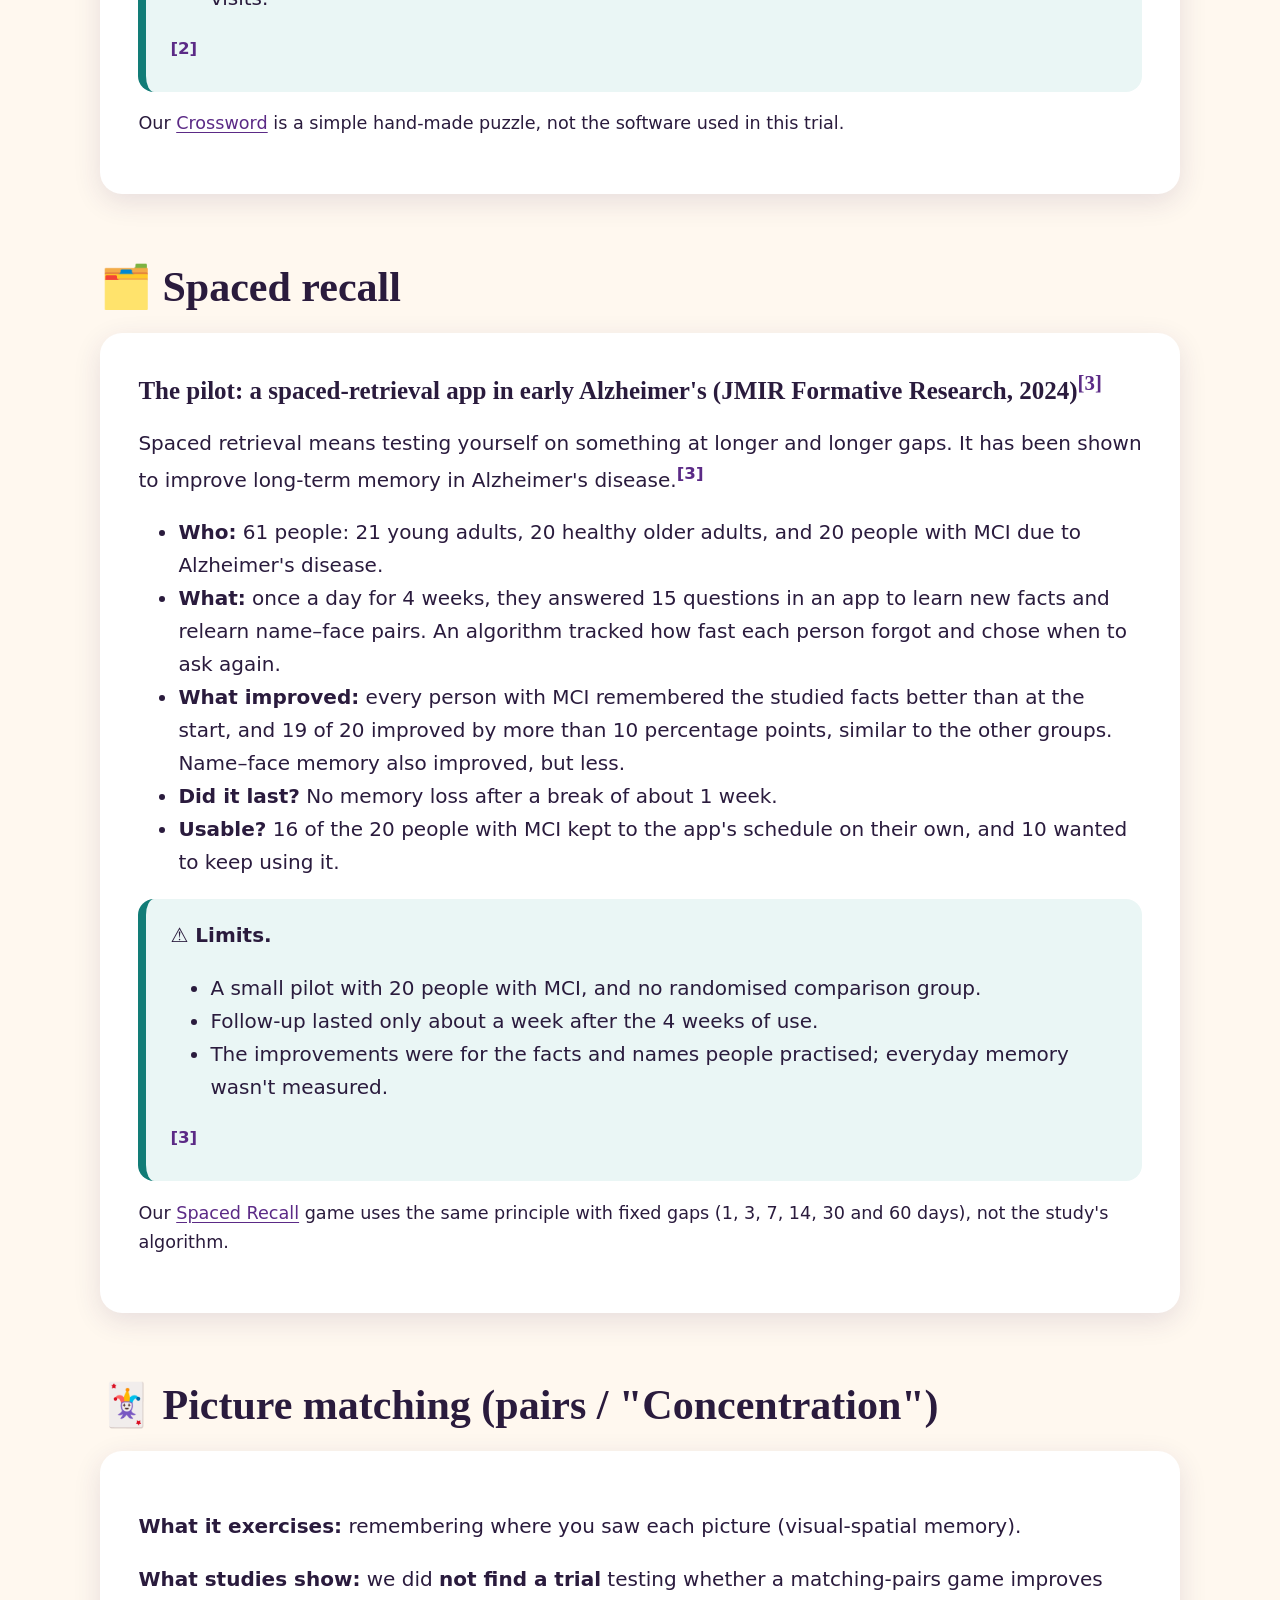
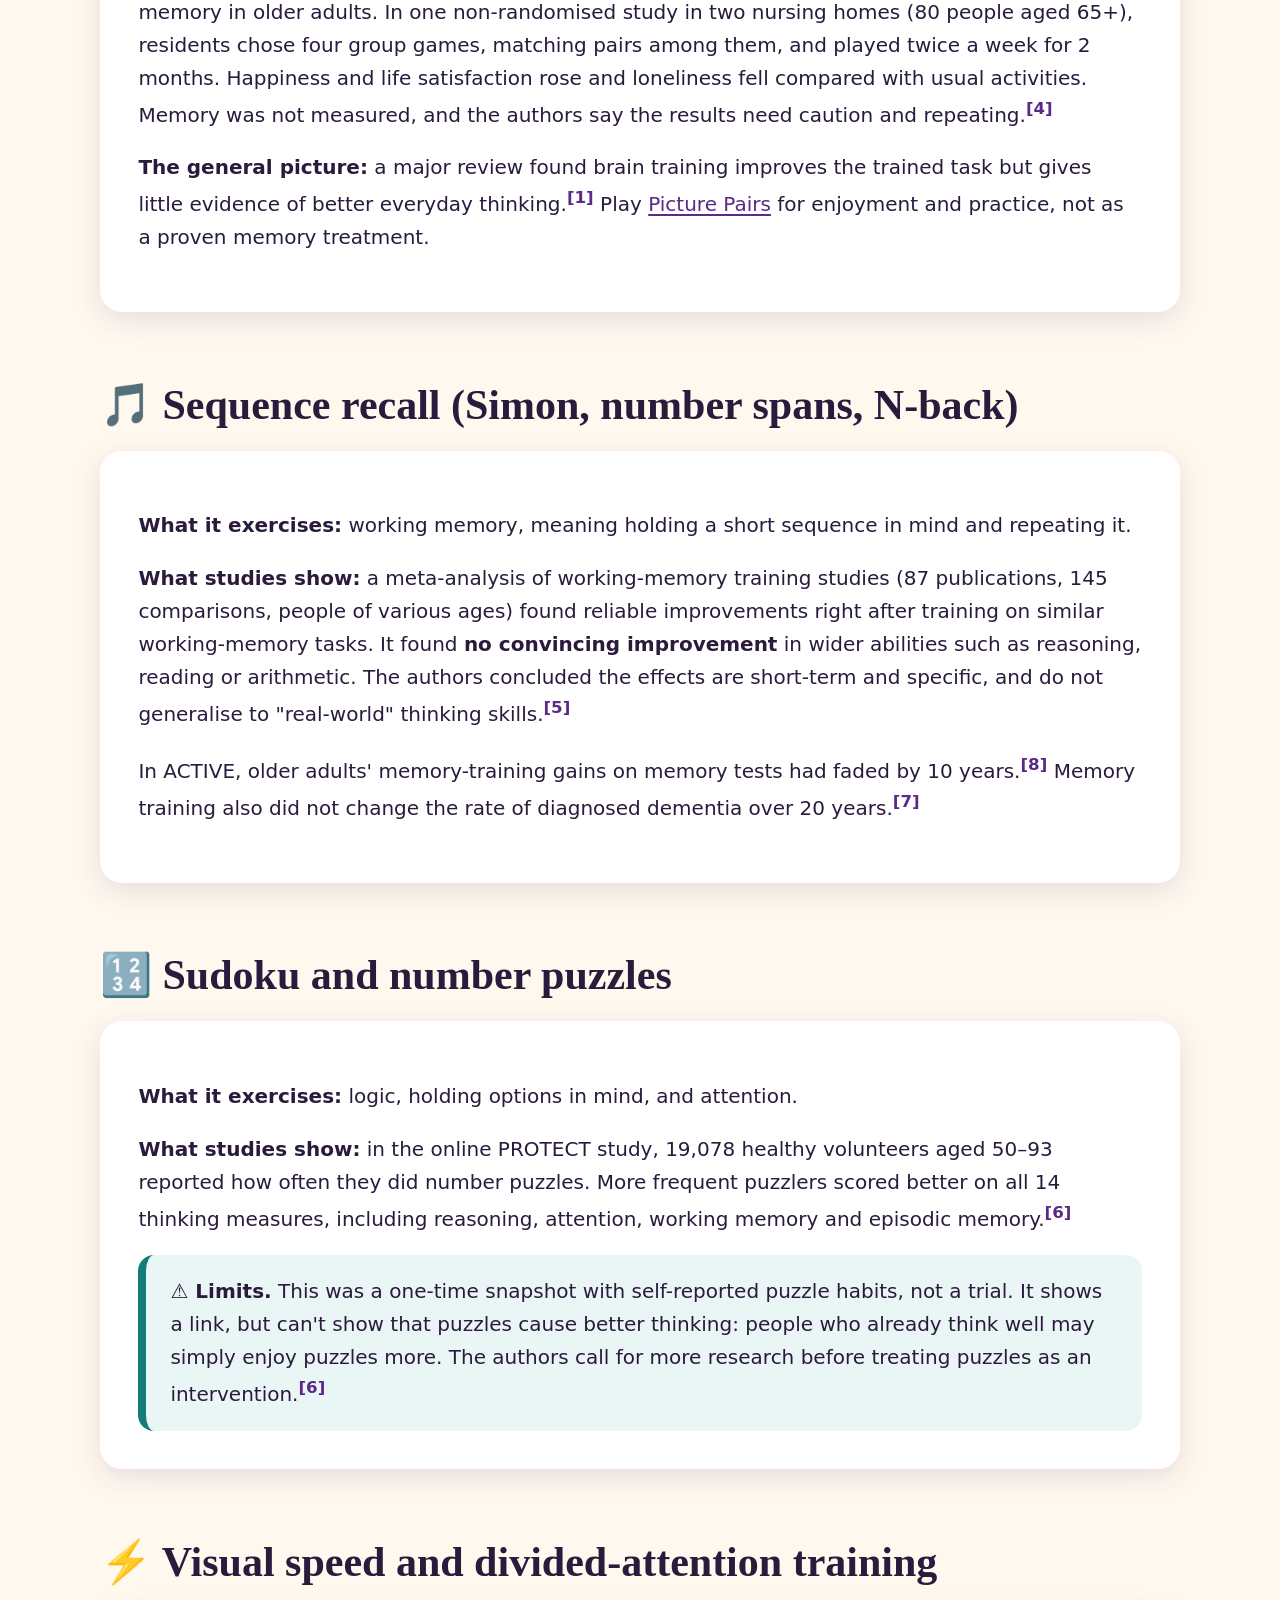
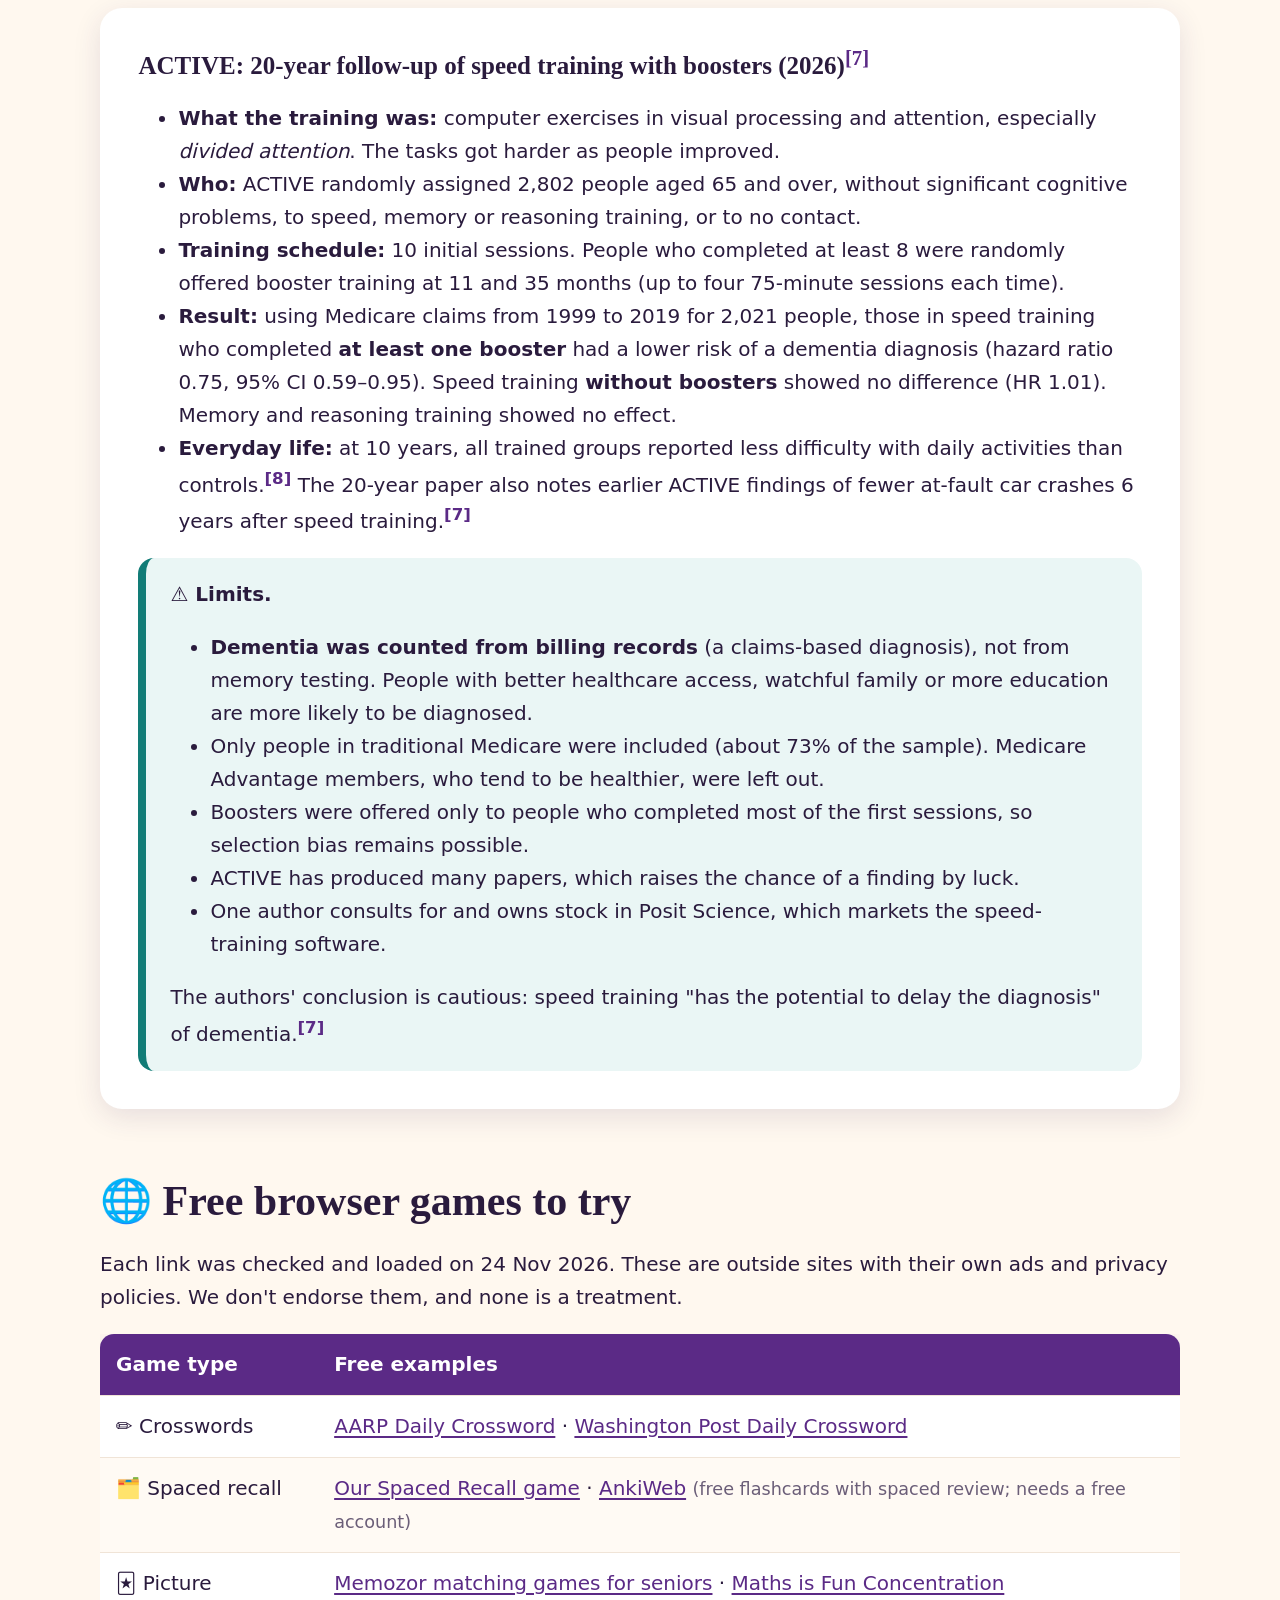
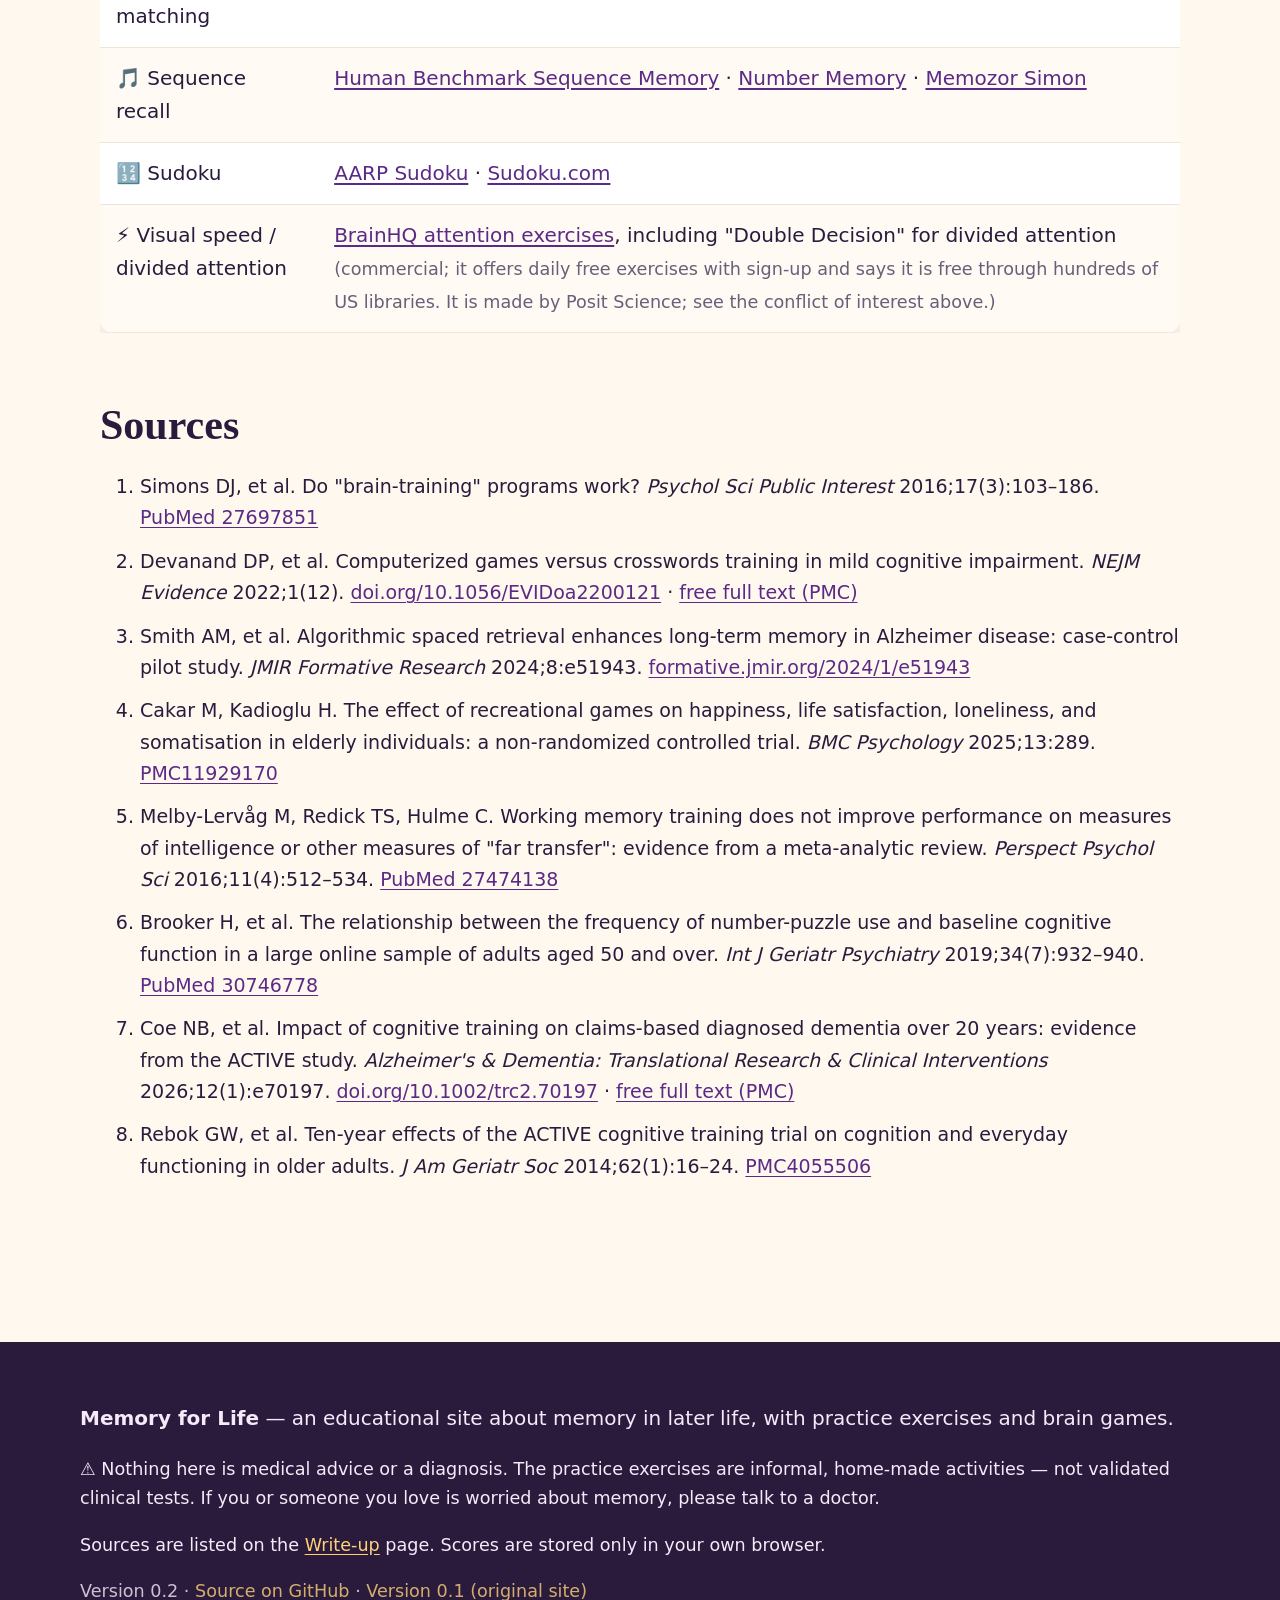
<file: games-research.html>
<!doctype html>
<html lang="en">
<head>
<meta charset="utf-8"><meta name="viewport" content="width=device-width,initial-scale=1">
<title>Games research — do crosswords, Sudoku and brain games help memory? | Memory for Life</title>
<meta name="description" content="What studies show about crosswords, spaced recall, picture matching, sequence recall, Sudoku and visual speed training in older adults: who was studied, what improved, whether gains reached everyday life or lasted, and the limits.">
<link rel="icon" href="data:image/svg+xml,<svg xmlns='http://www.w3.org/2000/svg' viewBox='0 0 100 100'><text y='.9em' font-size='90'>🧠</text></svg>">
<link rel="stylesheet" href="css/style.css">
</head>
<body>
<header id="site-header"></header>
<main id="main">
<section class="page-hero">
  <h1>📚 Games research: what do memory games really do?</h1>
  <p>For each kind of game: what it exercises, who was studied, what improved, and whether the gains reached everyday life or lasted. Every claim is linked to its source, and every study has its limits spelled out.</p>
  <p class="disclaimer" role="note">ℹ️ <strong>The short answer:</strong> practising a game reliably makes you better <em>at that game</em>. Evidence that it improves everyday memory is much thinner, and only a few studies followed people for years.<sup><a href="#g1">[1]</a></sup> Games are a fun way to stay mentally active, but they are not a treatment.</p>
  <div class="btn-row"><a class="btn teal" href="games.html">🎮 Play our games</a><a class="btn ghost" href="#play">🌐 Free games elsewhere</a></div>
</section>

<h2 id="summary" class="reveal">At a glance</h2>
<div class="table-wrap reveal"><table class="compare">
<thead><tr><th>Game type</th><th>What it exercises</th><th>Best evidence we found</th><th>Everyday life?</th><th>Did it last?</th></tr></thead>
<tbody>
<tr><td><a href="#crosswords"><strong>✏️ Crosswords</strong></a></td><td>Word finding, recall from clues, general knowledge</td><td>Randomised trial, 107 people with MCI: crosswords beat computer games<sup><a href="#g2">[2]</a></sup></td><td>One everyday-function questionnaire favoured crosswords; a performance-based skills test showed no difference<sup><a href="#g2">[2]</a></sup></td><td>Measured at 78 weeks, with booster sessions<sup><a href="#g2">[2]</a></sup></td></tr>
<tr><td><a href="#spaced"><strong>🗂️ Spaced recall</strong></a></td><td>Long-term memory for names and facts, by recalling at growing gaps</td><td>Small pilot app study, including 20 people with MCI due to Alzheimer's<sup><a href="#g3">[3]</a></sup></td><td>Not tested: gains were for the facts and names practised<sup><a href="#g3">[3]</a></sup></td><td>No forgetting after about a 1-week break<sup><a href="#g3">[3]</a></sup></td></tr>
<tr><td><a href="#pairs"><strong>🃏 Picture matching</strong></a></td><td>Visual-spatial memory (where you saw each picture)</td><td>No memory trial found; one wellbeing study included it among group games<sup><a href="#g4">[4]</a></sup></td><td>Not shown</td><td>Not shown</td></tr>
<tr><td><a href="#sequence"><strong>🎵 Sequence recall</strong></a></td><td>Working memory: holding and repeating a sequence</td><td>Meta-analysis of 87 working-memory training publications<sup><a href="#g5">[5]</a></sup></td><td>No convincing transfer to wider skills<sup><a href="#g5">[5]</a></sup></td><td>Effects were short-term and specific<sup><a href="#g5">[5]</a></sup></td></tr>
<tr><td><a href="#sudoku"><strong>🔢 Sudoku</strong></a></td><td>Logic, working memory, attention</td><td>Large online survey of 19,078 adults aged 50–93 (a link, not a trial)<sup><a href="#g6">[6]</a></sup></td><td>Not tested</td><td>Not tested</td></tr>
<tr><td><a href="#speed"><strong>⚡ Visual speed / divided attention</strong></a></td><td>Spotting things quickly, including at the edge of vision while doing something else</td><td>ACTIVE randomised trial, 20-year follow-up<sup><a href="#g7">[7]</a></sup></td><td>Less self-reported difficulty with daily tasks at 10 years<sup><a href="#g8">[8]</a></sup></td><td>Lower rate of diagnosed dementia over 20 years, only with booster sessions<sup><a href="#g7">[7]</a></sup></td></tr>
</tbody></table></div>

<h2 id="crosswords" class="reveal">✏️ Crosswords</h2>
<div class="stage reveal">
<h3 style="margin-top:0">The trial: crosswords vs computerized games in MCI (NEJM Evidence, 2022)<sup><a href="#g2">[2]</a></sup></h3>
<ul>
<li><strong>Who:</strong> 107 people with mild cognitive impairment (average age 71), at two US sites.</li>
<li><strong>What:</strong> people were randomly assigned to web-based crossword puzzles or web-based cognitive games, both provided by Lumos Labs. Each group trained at home for 12 weeks (four 30-minute sessions a week), then did six one-week booster blocks up to week 78.</li>
<li><strong>Main result:</strong> on the ADAS-Cog memory-and-thinking scale (0–70, higher is worse), scores improved slightly with crosswords and worsened slightly with games. The difference at 78 weeks was 1.44 points.</li>
<li><strong>Everyday life:</strong> the Functional Activities Questionnaire (everyday activities) got worse more with games than with crosswords. A performance-based test of everyday skills showed no difference.</li>
<li><strong>Brain scans:</strong> the hippocampus and cortex shrank more in the games group.</li>
</ul>
<div class="callout" style="margin:1rem 0 0"><strong>⚠️ Limits.</strong> There was <strong>no group without training</strong>, so the trial can't say how crosswords compare with doing nothing. The authors say this needs a future trial. For context, they note that the cholinesterase inhibitor donepezil averages 2.67 points better than placebo on the ADAS-Cog. Other limits:
<ul>
<li>Participants were highly educated on average, so the results may not apply to everyone.</li>
<li>The sample was small.</li>
<li>Secondary results were not adjusted for multiple comparisons.</li>
<li>Different MRI scanners were used.</li>
<li>One planned test was dropped midway through.</li>
<li>During the pandemic, most participants did their booster sessions at home without clinic visits.</li>
</ul>
<sup><a href="#g2">[2]</a></sup></div>
<p class="small">Our <a href="games.html#g-cross">Crossword</a> is a simple hand-made puzzle, not the software used in this trial.</p>
</div>

<h2 id="spaced" class="reveal">🗂️ Spaced recall</h2>
<div class="stage reveal">
<h3 style="margin-top:0">The pilot: a spaced-retrieval app in early Alzheimer's (JMIR Formative Research, 2024)<sup><a href="#g3">[3]</a></sup></h3>
<p>Spaced retrieval means testing yourself on something at longer and longer gaps. It has been shown to improve long-term memory in Alzheimer's disease.<sup><a href="#g3">[3]</a></sup></p>
<ul>
<li><strong>Who:</strong> 61 people: 21 young adults, 20 healthy older adults, and 20 people with MCI due to Alzheimer's disease.</li>
<li><strong>What:</strong> once a day for 4 weeks, they answered 15 questions in an app to learn new facts and relearn name–face pairs. An algorithm tracked how fast each person forgot and chose when to ask again.</li>
<li><strong>What improved:</strong> every person with MCI remembered the studied facts better than at the start, and 19 of 20 improved by more than 10 percentage points, similar to the other groups. Name–face memory also improved, but less.</li>
<li><strong>Did it last?</strong> No memory loss after a break of about 1 week.</li>
<li><strong>Usable?</strong> 16 of the 20 people with MCI kept to the app's schedule on their own, and 10 wanted to keep using it.</li>
</ul>
<div class="callout" style="margin:1rem 0 0"><strong>⚠️ Limits.</strong>
<ul>
<li>A small pilot with 20 people with MCI, and no randomised comparison group.</li>
<li>Follow-up lasted only about a week after the 4 weeks of use.</li>
<li>The improvements were for the facts and names people practised; everyday memory wasn't measured.</li>
</ul>
<sup><a href="#g3">[3]</a></sup></div>
<p class="small">Our <a href="games.html#g-spaced">Spaced Recall</a> game uses the same principle with fixed gaps (1, 3, 7, 14, 30 and 60 days), not the study's algorithm.</p>
</div>

<h2 id="pairs" class="reveal">🃏 Picture matching (pairs / "Concentration")</h2>
<div class="stage reveal">
<p><strong>What it exercises:</strong> remembering where you saw each picture (visual-spatial memory).</p>
<p><strong>What studies show:</strong> we did <strong>not find a trial</strong> testing whether a matching-pairs game improves memory in older adults. In one non-randomised study in two nursing homes (80 people aged 65+), residents chose four group games, matching pairs among them, and played twice a week for 2 months. Happiness and life satisfaction rose and loneliness fell compared with usual activities. Memory was not measured, and the authors say the results need caution and repeating.<sup><a href="#g4">[4]</a></sup></p>
<p><strong>The general picture:</strong> a major review found brain training improves the trained task but gives little evidence of better everyday thinking.<sup><a href="#g1">[1]</a></sup> Play <a href="games.html#g-match">Picture Pairs</a> for enjoyment and practice, not as a proven memory treatment.</p>
</div>

<h2 id="sequence" class="reveal">🎵 Sequence recall (Simon, number spans, N-back)</h2>
<div class="stage reveal">
<p><strong>What it exercises:</strong> working memory, meaning holding a short sequence in mind and repeating it.</p>
<p><strong>What studies show:</strong> a meta-analysis of working-memory training studies (87 publications, 145 comparisons, people of various ages) found reliable improvements right after training on similar working-memory tasks. It found <strong>no convincing improvement</strong> in wider abilities such as reasoning, reading or arithmetic. The authors concluded the effects are short-term and specific, and do not generalise to "real-world" thinking skills.<sup><a href="#g5">[5]</a></sup></p>
<p>In ACTIVE, older adults' memory-training gains on memory tests had faded by 10 years.<sup><a href="#g8">[8]</a></sup> Memory training also did not change the rate of diagnosed dementia over 20 years.<sup><a href="#g7">[7]</a></sup></p>
</div>

<h2 id="sudoku" class="reveal">🔢 Sudoku and number puzzles</h2>
<div class="stage reveal">
<p><strong>What it exercises:</strong> logic, holding options in mind, and attention.</p>
<p><strong>What studies show:</strong> in the online PROTECT study, 19,078 healthy volunteers aged 50–93 reported how often they did number puzzles. More frequent puzzlers scored better on all 14 thinking measures, including reasoning, attention, working memory and episodic memory.<sup><a href="#g6">[6]</a></sup></p>
<div class="callout" style="margin:1rem 0 0"><strong>⚠️ Limits.</strong> This was a one-time snapshot with self-reported puzzle habits, not a trial. It shows a link, but can't show that puzzles cause better thinking: people who already think well may simply enjoy puzzles more. The authors call for more research before treating puzzles as an intervention.<sup><a href="#g6">[6]</a></sup></div>
</div>

<h2 id="speed" class="reveal">⚡ Visual speed and divided-attention training</h2>
<div class="stage reveal">
<h3 style="margin-top:0">ACTIVE: 20-year follow-up of speed training with boosters (2026)<sup><a href="#g7">[7]</a></sup></h3>
<ul>
<li><strong>What the training was:</strong> computer exercises in visual processing and attention, especially <em>divided attention</em>. The tasks got harder as people improved.</li>
<li><strong>Who:</strong> ACTIVE randomly assigned 2,802 people aged 65 and over, without significant cognitive problems, to speed, memory or reasoning training, or to no contact.</li>
<li><strong>Training schedule:</strong> 10 initial sessions. People who completed at least 8 were randomly offered booster training at 11 and 35 months (up to four 75-minute sessions each time).</li>
<li><strong>Result:</strong> using Medicare claims from 1999 to 2019 for 2,021 people, those in speed training who completed <strong>at least one booster</strong> had a lower risk of a dementia diagnosis (hazard ratio 0.75, 95% CI 0.59–0.95). Speed training <strong>without boosters</strong> showed no difference (HR 1.01). Memory and reasoning training showed no effect.</li>
<li><strong>Everyday life:</strong> at 10 years, all trained groups reported less difficulty with daily activities than controls.<sup><a href="#g8">[8]</a></sup> The 20-year paper also notes earlier ACTIVE findings of fewer at-fault car crashes 6 years after speed training.<sup><a href="#g7">[7]</a></sup></li>
</ul>
<div class="callout" style="margin:1rem 0 0"><strong>⚠️ Limits.</strong>
<ul>
<li><strong>Dementia was counted from billing records</strong> (a claims-based diagnosis), not from memory testing. People with better healthcare access, watchful family or more education are more likely to be diagnosed.</li>
<li>Only people in traditional Medicare were included (about 73% of the sample). Medicare Advantage members, who tend to be healthier, were left out.</li>
<li>Boosters were offered only to people who completed most of the first sessions, so selection bias remains possible.</li>
<li>ACTIVE has produced many papers, which raises the chance of a finding by luck.</li>
<li>One author consults for and owns stock in Posit Science, which markets the speed-training software.</li>
</ul>
The authors' conclusion is cautious: speed training "has the potential to delay the diagnosis" of dementia.<sup><a href="#g7">[7]</a></sup></div>
</div>

<h2 id="play" class="reveal">🌐 Free browser games to try</h2>
<p class="reveal">Each link was checked and loaded on 24 Nov 2026. These are outside sites with their own ads and privacy policies. We don't endorse them, and none is a treatment.</p>
<div class="table-wrap reveal"><table>
<thead><tr><th>Game type</th><th>Free examples</th></tr></thead>
<tbody>
<tr><td>✏️ Crosswords</td><td><a href="https://games.aarp.org/games/daily-crossword" target="_blank" rel="noopener">AARP Daily Crossword</a> · <a href="https://www.washingtonpost.com/games/crossword/" target="_blank" rel="noopener">Washington Post Daily Crossword</a></td></tr>
<tr><td>🗂️ Spaced recall</td><td><a href="games.html#g-spaced">Our Spaced Recall game</a> · <a href="https://ankiweb.net/" target="_blank" rel="noopener">AnkiWeb</a> <span class="small muted">(free flashcards with spaced review; needs a free account)</span></td></tr>
<tr><td>🃏 Picture matching</td><td><a href="https://www.memozor.com/memory-games/for-seniors-or-elderly" target="_blank" rel="noopener">Memozor matching games for seniors</a> · <a href="https://www.mathsisfun.com/games/memory/index.html" target="_blank" rel="noopener">Maths is Fun Concentration</a></td></tr>
<tr><td>🎵 Sequence recall</td><td><a href="https://humanbenchmark.com/tests/sequence" target="_blank" rel="noopener">Human Benchmark Sequence Memory</a> · <a href="https://humanbenchmark.com/tests/number-memory" target="_blank" rel="noopener">Number Memory</a> · <a href="https://www.memozor.com/simon-games/simon-game" target="_blank" rel="noopener">Memozor Simon</a></td></tr>
<tr><td>🔢 Sudoku</td><td><a href="https://games.aarp.org/games/sudoku" target="_blank" rel="noopener">AARP Sudoku</a> · <a href="https://sudoku.com/" target="_blank" rel="noopener">Sudoku.com</a></td></tr>
<tr><td>⚡ Visual speed / divided attention</td><td><a href="https://www.brainhq.com/why-brainhq/about-the-brainhq-exercises/attention/" target="_blank" rel="noopener">BrainHQ attention exercises</a>, including "Double Decision" for divided attention <span class="small muted">(commercial; it offers daily free exercises with sign-up and says it is free through hundreds of US libraries. It is made by Posit Science; see the conflict of interest above.)</span></td></tr>
</tbody></table></div>

<h2 id="sources">Sources</h2>
<ol class="refs">
<li id="g1">Simons DJ, et al. Do "brain-training" programs work? <em>Psychol Sci Public Interest</em> 2016;17(3):103–186. <a href="https://pubmed.ncbi.nlm.nih.gov/27697851/" target="_blank" rel="noopener">PubMed 27697851</a></li>
<li id="g2">Devanand DP, et al. Computerized games versus crosswords training in mild cognitive impairment. <em>NEJM Evidence</em> 2022;1(12). <a href="https://doi.org/10.1056/EVIDoa2200121" target="_blank" rel="noopener">doi.org/10.1056/EVIDoa2200121</a> · <a href="https://pmc.ncbi.nlm.nih.gov/articles/PMC10457124/" target="_blank" rel="noopener">free full text (PMC)</a></li>
<li id="g3">Smith AM, et al. Algorithmic spaced retrieval enhances long-term memory in Alzheimer disease: case-control pilot study. <em>JMIR Formative Research</em> 2024;8:e51943. <a href="https://formative.jmir.org/2024/1/e51943/" target="_blank" rel="noopener">formative.jmir.org/2024/1/e51943</a></li>
<li id="g4">Cakar M, Kadioglu H. The effect of recreational games on happiness, life satisfaction, loneliness, and somatisation in elderly individuals: a non-randomized controlled trial. <em>BMC Psychology</em> 2025;13:289. <a href="https://pmc.ncbi.nlm.nih.gov/articles/PMC11929170/" target="_blank" rel="noopener">PMC11929170</a></li>
<li id="g5">Melby-Lervåg M, Redick TS, Hulme C. Working memory training does not improve performance on measures of intelligence or other measures of "far transfer": evidence from a meta-analytic review. <em>Perspect Psychol Sci</em> 2016;11(4):512–534. <a href="https://pubmed.ncbi.nlm.nih.gov/27474138/" target="_blank" rel="noopener">PubMed 27474138</a></li>
<li id="g6">Brooker H, et al. The relationship between the frequency of number-puzzle use and baseline cognitive function in a large online sample of adults aged 50 and over. <em>Int J Geriatr Psychiatry</em> 2019;34(7):932–940. <a href="https://pubmed.ncbi.nlm.nih.gov/30746778/" target="_blank" rel="noopener">PubMed 30746778</a></li>
<li id="g7">Coe NB, et al. Impact of cognitive training on claims-based diagnosed dementia over 20 years: evidence from the ACTIVE study. <em>Alzheimer's &amp; Dementia: Translational Research &amp; Clinical Interventions</em> 2026;12(1):e70197. <a href="https://doi.org/10.1002/trc2.70197" target="_blank" rel="noopener">doi.org/10.1002/trc2.70197</a> · <a href="https://pmc.ncbi.nlm.nih.gov/articles/PMC12884427/" target="_blank" rel="noopener">free full text (PMC)</a></li>
<li id="g8">Rebok GW, et al. Ten-year effects of the ACTIVE cognitive training trial on cognition and everyday functioning in older adults. <em>J Am Geriatr Soc</em> 2014;62(1):16–24. <a href="https://pmc.ncbi.nlm.nih.gov/articles/PMC4055506/" target="_blank" rel="noopener">PMC4055506</a></li>
</ol>
</main>
<footer id="site-footer"></footer>
<script src="js/common.js"></script>
</body>
</html>
</file>
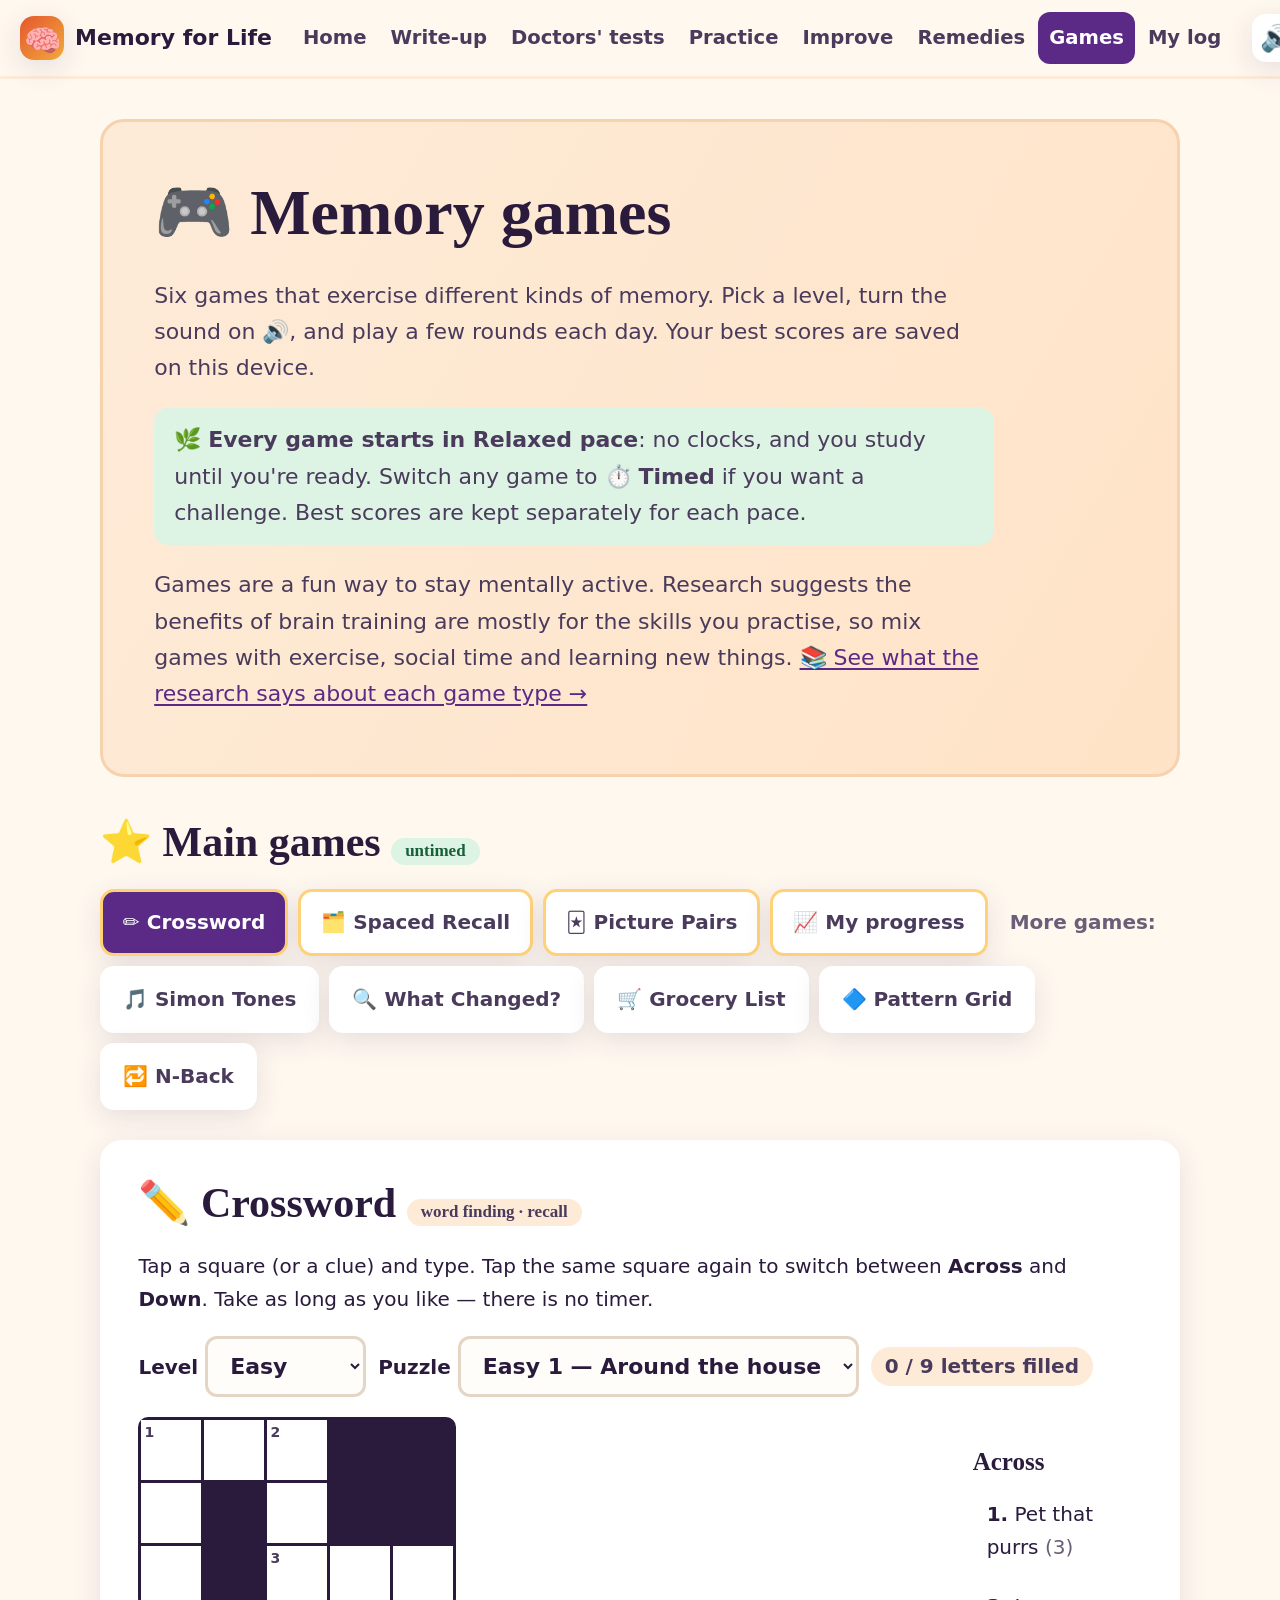
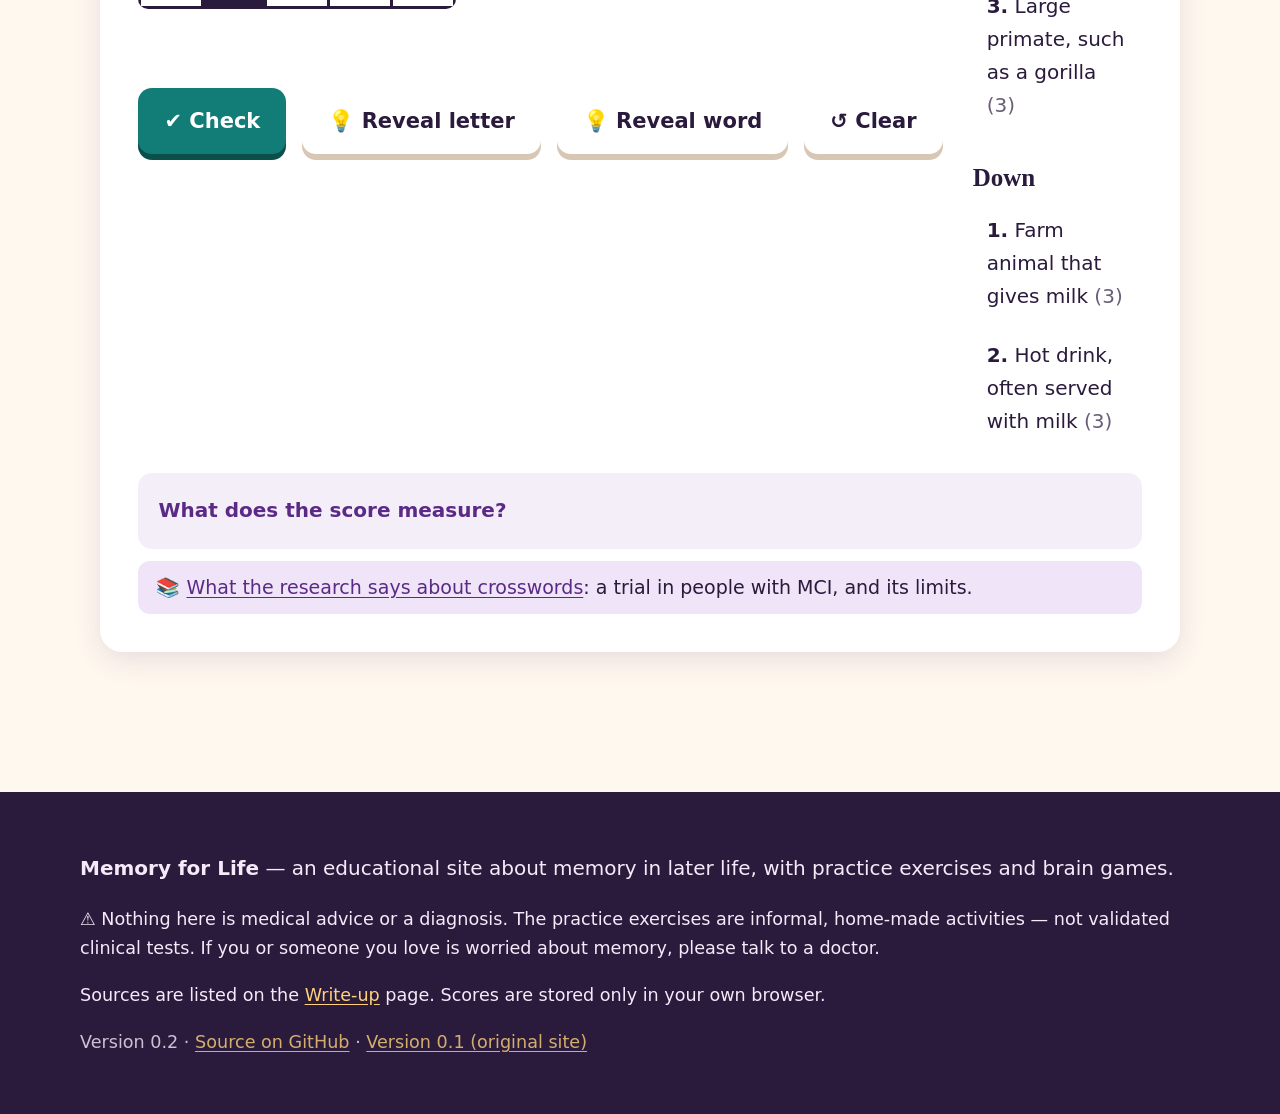
<file: games.html>
<!doctype html>
<html lang="en">
<head>
<meta charset="utf-8"><meta name="viewport" content="width=device-width,initial-scale=1">
<title>Memory games with sound — Memory for Life</title>
<meta name="description" content="Free, untimed memory games for older adults: crosswords, spaced recall for names and facts, picture-pair matching, plus Simon tones, Simon tones, What Changed, Grocery List, Pattern Grid and N-Back, with levels, sounds and saved scores.">
<link rel="icon" href="data:image/svg+xml,<svg xmlns='http://www.w3.org/2000/svg' viewBox='0 0 100 100'><text y='.9em' font-size='90'>🧠</text></svg>">
<link rel="stylesheet" href="css/style.css">
</head>
<body>
<header id="site-header"></header>
<main id="main">
<section class="page-hero">
  <h1>🎮 Memory games</h1>
  <p>Six games that exercise different kinds of memory. Pick a level, turn the sound on 🔊, and play a few rounds each day. Your best scores are saved on this device.</p>
  <p class="pace-note">🌿 <strong>Every game starts in Relaxed pace</strong>: no clocks, and you study until you're ready. Switch any game to ⏱️ <strong>Timed</strong> if you want a challenge. Best scores are kept separately for each pace.</p>
  <p class="small muted">Games are a fun way to stay mentally active. Research suggests the benefits of brain training are mostly for the skills you practise, so mix games with exercise, social time and learning new things. <a href="games-research.html">📚 See what the research says about each game type →</a></p>
</section>

<h2 style="margin-top:.5rem">⭐ Main games <span class="pill ok">untimed</span></h2>
<div class="tabs" role="tablist" aria-label="Games">
  <button class="tab featured" role="tab" aria-selected="true" aria-controls="g-cross">✏️ Crossword</button>
  <button class="tab featured" role="tab" aria-selected="false" aria-controls="g-spaced">🗂️ Spaced Recall</button>
  <button class="tab featured" role="tab" aria-selected="false" aria-controls="g-match">🃏 Picture Pairs</button>
  <button class="tab featured" role="tab" aria-selected="false" aria-controls="g-progress">📈 My progress</button>
  <span class="tab-sep" aria-hidden="true">More games:</span>
  <button class="tab" role="tab" aria-selected="false" aria-controls="g-simon">🎵 Simon Tones</button>
  <button class="tab" role="tab" aria-selected="false" aria-controls="g-changed">🔍 What Changed?</button>
  <button class="tab" role="tab" aria-selected="false" aria-controls="g-grocery">🛒 Grocery List</button>
  <button class="tab" role="tab" aria-selected="false" aria-controls="g-pattern">🔷 Pattern Grid</button>
  <button class="tab" role="tab" aria-selected="false" aria-controls="g-nback">🔁 N-Back</button>
</div>

<section id="g-cross" class="panel active" role="tabpanel">
  <div class="stage">
    <h2 style="margin-top:0">✏️ Crossword <span class="pill">word finding · recall</span></h2>
    <p>Tap a square (or a clue) and type. Tap the same square again to switch between <strong>Across</strong> and <strong>Down</strong>. Take as long as you like — there is no timer.</p>
    <div class="hud"><label>Level <select id="cw-level"><option value="easy">Easy</option><option value="medium">Medium</option><option value="hard">Hard</option></select></label>
      <label>Puzzle <select id="cw-puzzle"></select></label>
      <span class="pill" id="cw-status">–</span></div>
    <div class="cw-wrap">
      <div><div class="cw-grid" id="cw-grid" aria-label="Crossword grid"></div>
        <p class="cw-current" id="cw-current" aria-live="polite"></p>
        <div class="btn-row"><button class="btn teal" id="cw-check">✔ Check</button><button class="btn ghost" id="cw-reveal1">💡 Reveal letter</button><button class="btn ghost" id="cw-revealw">💡 Reveal word</button><button class="btn ghost" id="cw-clear">↺ Clear</button></div></div>
      <div class="cw-clues"><h3>Across</h3><ol id="cw-across"></ol><h3>Down</h3><ol id="cw-down"></ol></div>
    </div>
    <div id="cw-result"></div>
    <details class="explain"><summary>What does the score measure?</summary><p>Your score is the <strong>percentage of letters you filled in yourself</strong>, without using "Reveal". Checking your answers is free. Crosswords exercise word finding (retrieving words from memory from a clue), spelling and general knowledge. It's a measure of how this puzzle went for you, not a test of memory health.</p></details>
    <p class="research-link">📚 <a href="games-research.html#crosswords">What the research says about crosswords</a>: a trial in people with MCI, and its limits.</p>
  </div>
</section>

<section id="g-spaced" class="panel" role="tabpanel">
  <div class="stage">
    <h2 style="margin-top:0">🗂️ Spaced Recall <span class="pill">names · facts · long-term memory</span></h2>
    <p>Add names or facts you want to remember — a new neighbour, a grandchild's teacher, a phone number, where the spare key is. The game asks you about each one at <strong>growing intervals</strong>: 1 day, 3 days, 1 week, 2 weeks, 1 month, 2 months. Get one wrong and it starts again from 1 day. No timer.</p>
    <p class="small muted">🔒 Everything you type stays in this browser on this device. Nothing is sent anywhere.</p>
    <div class="grid c2">
      <form id="sr-form" class="callout" autocomplete="off">
        <h3 style="margin-top:0">➕ Add something to remember</h3>
        <p><label><input type="radio" name="sr-type" value="name" checked> A name</label> &nbsp; <label><input type="radio" name="sr-type" value="fact"> A fact</label></p>
        <div id="sr-name-fields"><label for="sr-name">Name</label><input type="text" id="sr-name" placeholder="e.g. Priya">
          <label for="sr-cue" style="display:block;margin-top:.6rem">Who is it? (optional cue)</label><input type="text" id="sr-cue" placeholder="e.g. New neighbour at no. 12, has a golden retriever"></div>
        <div id="sr-fact-fields" hidden><label for="sr-q">Question</label><input type="text" id="sr-q" placeholder="e.g. Where is the spare key?">
          <label for="sr-a" style="display:block;margin-top:.6rem">Answer</label><input type="text" id="sr-a" placeholder="e.g. Under the blue flowerpot"></div>
        <div class="btn-row"><button class="btn teal" type="submit">➕ Add</button></div>
      </form>
      <div>
        <div class="grid c2" style="gap:.8rem"><div class="card teal"><div class="stat" id="sr-due">0</div><p class="small">due for review now</p></div><div class="card plum"><div class="stat" id="sr-total">0</div><p class="small">items saved</p></div></div>
        <div class="btn-row"><button class="btn" id="sr-review">▶ Review due items</button><button class="btn plum" id="sr-practice">🔁 Practice round (all items)</button></div>
        <p class="small muted">Practice round = an extra in-session drill: each item comes back after 1, then 2, then 4 other questions. It doesn't change your review schedule.</p>
      </div>
    </div>
    <div id="sr-quiz" class="stage" hidden style="background:#FFF8EF;margin-top:1rem"></div>
    <h3>📋 Your items</h3>
    <div class="table-wrap"><table><thead><tr><th>Item</th><th>Stage</th><th>Next review</th><th>Accuracy</th><th></th></tr></thead><tbody id="sr-list"></tbody></table></div>
    <div class="btn-row"><button class="btn ghost" id="sr-sample">✨ Add 3 example items</button><button class="btn ghost" id="sr-clear">🗑 Clear all Spaced Recall data</button></div>
    <details class="explain"><summary>What do the stage and score measure?</summary><p><strong>Stage</strong> (1–7) shows how long an item has stayed in your memory: each correct review moves it up a stage and pushes the next review further away. Stage 7 means you remembered it after a 2-month gap. <strong>Accuracy</strong> is the percentage of reviews you got right. A session score is the percentage you recalled correctly the first time you were asked. Spaced retrieval — practising recall at increasing gaps — is a technique used in memory rehabilitation.</p></details>
    <p class="research-link">📚 <a href="games-research.html#spaced">What the research says about spaced recall</a>, including a <a href="https://formative.jmir.org/2024/1/e51943/" target="_blank" rel="noopener">2024 pilot study of a spaced-retrieval app in early Alzheimer's</a>.</p>
  </div>
</section>

<section id="g-progress" class="panel" role="tabpanel">
  <div class="stage">
    <h2 style="margin-top:0">📈 My progress</h2>
    <p>Your recent results for the main games, stored only in this browser.</p>
    <div class="grid c3" id="pg-summary"></div>
    <div class="table-wrap" style="margin-top:1rem"><table><thead><tr><th>Game</th><th>When</th><th>Result</th></tr></thead><tbody id="pg-body"></tbody></table></div>
    <div class="btn-row"><button class="btn ghost" id="pg-clear">🗑 Clear game history</button></div>
  </div>
</section>

<section id="g-match" class="panel" role="tabpanel">
  <div class="stage">
    <h2 style="margin-top:0">🃏 Picture Pairs <span class="pill">visual memory</span></h2>
    <p>Turn over two cards at a time. If they match, they stay face up. Find all the pairs. There's no rush — the timer is off unless you turn it on.</p>
    <div class="hud"><label>Board <select id="m-level"><option value="4">4 pairs (8 cards)</option><option value="6">6 pairs (12 cards)</option><option value="8" selected>8 pairs (16 cards)</option><option value="10">10 pairs (20 cards)</option><option value="12">12 pairs (24 cards)</option><option value="15">15 pairs (30 cards)</option></select></label>
      <label><input type="checkbox" id="m-timer"> Show timer</label>
      <button class="btn" id="m-start">▶ New game</button><span class="pill" id="m-moves">Moves: 0</span><span class="pill" id="m-time" hidden>Time: 0s</span><span class="pill ok" id="m-best">Best: –</span></div>
    <div class="board" id="m-board"></div>
    <div id="m-result"></div>
    <details class="explain"><summary>What does the score measure?</summary><p><strong>Moves</strong> = how many pairs of cards you turned over. Fewer moves means you remembered where you'd seen each picture (visual-spatial memory). The smallest possible number of moves equals the number of pairs, but that needs luck — about double is a good game. Best scores are kept separately for each board size.</p></details>
    <p class="research-link">📚 <a href="games-research.html#pairs">What the research says about picture matching</a> (honestly: very little so far).</p>
  </div>
</section>

<section id="g-simon" class="panel" role="tabpanel">
  <div class="stage">
    <h2 style="margin-top:0">🎵 Simon Tones <span class="pill">sequence memory · sound</span></h2>
    <p>Watch and <strong>listen</strong> as the pads light up. Repeat the sequence. Each round adds one more note.</p>
    <div class="hud"><label class="pace">Pace <select id="si-pace"><option value="relaxed">🌿 Relaxed (slow, replay allowed)</option><option value="timed">⏱️ Timed (set speed, no replays)</option></select></label><label id="s-level-wrap">Speed <select id="s-level"><option value="900">Gentle</option><option value="650" selected>Normal</option><option value="420">Quick</option></select></label>
      <button class="btn" id="si-start">▶ Start</button><span class="pill" id="si-round">Round: –</span><span class="pill ok" id="si-best">Best: –</span></div>
    <p id="si-msg" class="pill" aria-live="polite">Press Start</p>
    <div class="btn-row ready-row" id="si-ready"></div>
    <div class="simon" id="si-pads"><button aria-label="Green">1</button><button aria-label="Red">2</button><button aria-label="Yellow">3</button><button aria-label="Blue">4</button></div>
  </div>
</section>

<section id="g-changed" class="panel" role="tabpanel">
  <div class="stage">
    <h2 style="margin-top:0">🔍 What Changed? <span class="pill">attention · visual memory</span></h2>
    <p>Study the pictures (in <strong>Relaxed</strong> pace, take as long as you like and press <em>I'm ready</em>). They'll be covered for a moment, then one picture will be <strong>swapped</strong> for a new one. Tap the one that changed.</p>
    <div class="hud"><label class="pace">Pace <select id="wc-pace"><option value="relaxed">🌿 Relaxed (study until ready)</option><option value="timed">⏱️ Timed (study timer)</option></select></label><label>Level <select id="w-level"><option value="4">Easy · 4 pictures</option><option value="6" selected>Medium · 6</option><option value="9">Hard · 9</option><option value="12">Expert · 12</option></select></label>
      <button class="btn" id="wc-start">▶ Start</button><span class="pill" id="wc-streak">Streak: 0</span><span class="pill ok" id="wc-best">Best: –</span></div>
    <p id="wc-msg" class="pill" aria-live="polite">Press Start</p>
    <div class="btn-row ready-row" id="wc-ready"></div>
    <div class="items" id="wc-grid"></div>
  </div>
</section>

<section id="g-grocery" class="panel" role="tabpanel">
  <div class="stage">
    <h2 style="margin-top:0">🛒 Grocery List <span class="pill">everyday memory · word recall</span></h2>
    <p>Memorise the shopping list (it's read aloud too). Then pick those items from the shop shelves. Tip: make a story or picture linking the items!</p>
    <div class="hud"><label class="pace">Pace <select id="gr-pace"><option value="relaxed">🌿 Relaxed (study until ready)</option><option value="timed">⏱️ Timed (study timer)</option></select></label><label>List size <select id="gr-level"><option value="4">Easy · 4 items</option><option value="6" selected>Medium · 6</option><option value="8">Hard · 8</option><option value="10">Expert · 10</option></select></label>
      <label><input type="checkbox" id="gr-speak" checked> Read aloud</label>
      <button class="btn" id="gr-start">▶ New list</button><span class="pill ok" id="gr-best">Best: –</span></div>
    <p id="gr-msg" class="pill" aria-live="polite">Press New list</p>
    <div class="btn-row ready-row" id="gr-ready"></div>
    <div class="items" id="gr-grid"></div>
    <div class="btn-row"><button class="btn teal" id="gr-done" hidden>✔ Check my basket</button></div>
    <div id="gr-result"></div>
  </div>
</section>

<section id="g-pattern" class="panel" role="tabpanel">
  <div class="stage">
    <h2 style="margin-top:0">🔷 Pattern Grid <span class="pill">visual-spatial memory</span></h2>
    <p>Some squares light up (in <strong>Relaxed</strong> pace they stay lit until you press <em>I'm ready</em>). Tap the same squares to rebuild the pattern. The pattern grows each level; 3 lives.</p>
    <div class="hud"><label class="pace">Pace <select id="p-pace"><option value="relaxed">🌿 Relaxed (study until ready)</option><option value="timed">⏱️ Timed (pattern flashes)</option></select></label><button class="btn" id="p-start">▶ Start</button><span class="pill" id="p-level">Level: –</span><span class="pill" id="p-lives">Lives: 3</span><span class="pill ok" id="p-best">Best: –</span></div>
    <p id="p-msg" class="pill" aria-live="polite">Press Start</p>
    <div class="btn-row ready-row" id="p-ready"></div>
    <div class="pattern" id="p-grid"></div>
  </div>
</section>

<section id="g-nback" class="panel" role="tabpanel">
  <div class="stage">
    <h2 style="margin-top:0">🔁 N-Back <span class="pill">working memory</span></h2>
    <p>Letters appear (and are spoken) one at a time. Press <strong>MATCH</strong> (or the <kbd>M</kbd> key) when the letter is the same as the one <strong>N steps back</strong>. In <strong>Relaxed</strong> pace, each letter waits for you: press MATCH or <strong>No match →</strong> (<kbd>N</kbd> key). In 1-back that means "same as the last one".</p>
    <div class="hud"><label class="pace">Pace <select id="n-pace"><option value="relaxed">🌿 Relaxed (you move on)</option><option value="timed">⏱️ Timed (letters every 2.4 s)</option></select></label><label>Level <select id="n-level"><option value="1">1-back</option><option value="2">2-back</option><option value="3">3-back</option></select></label>
      <label><input type="checkbox" id="n-speak" checked> Speak letters</label>
      <button class="btn" id="n-start">▶ Start (20 letters)</button><span class="pill" id="n-count">0 / 20</span><span class="pill ok" id="n-best">Best: –</span></div>
    <div class="nback-letter" id="n-letter" aria-live="assertive">·</div>
    <div class="btn-row" style="justify-content:center"><button class="btn plum" id="n-match" style="font-size:1.4rem;padding:1rem 3rem" disabled>MATCH</button><button class="btn ghost" id="n-next" style="font-size:1.2rem;padding:1rem 2rem" hidden disabled>No match →</button></div>
    <div id="n-result"></div>
  </div>
</section>
</main>
<footer id="site-footer"></footer>
<script src="js/common.js"></script>
<script src="js/games.js"></script>
<script src="js/games2.js"></script>
</body>
</html>
</file>
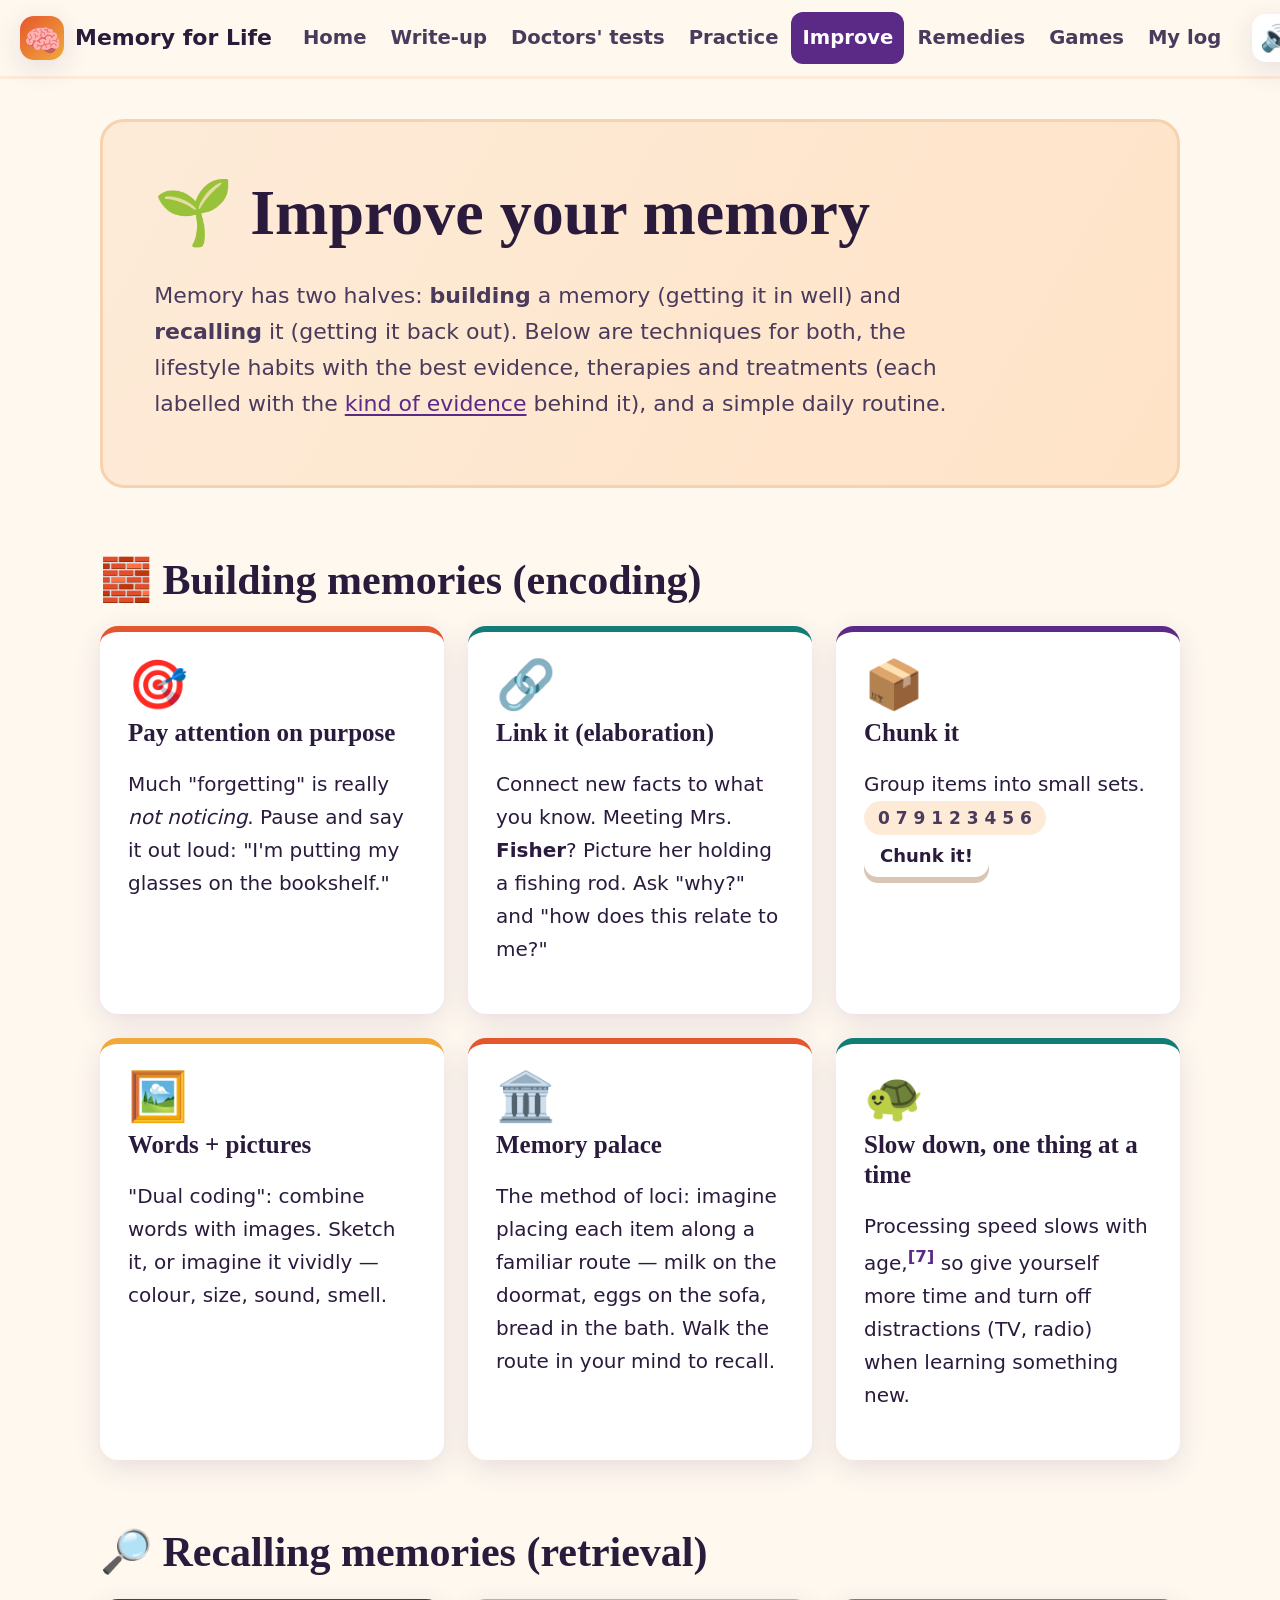
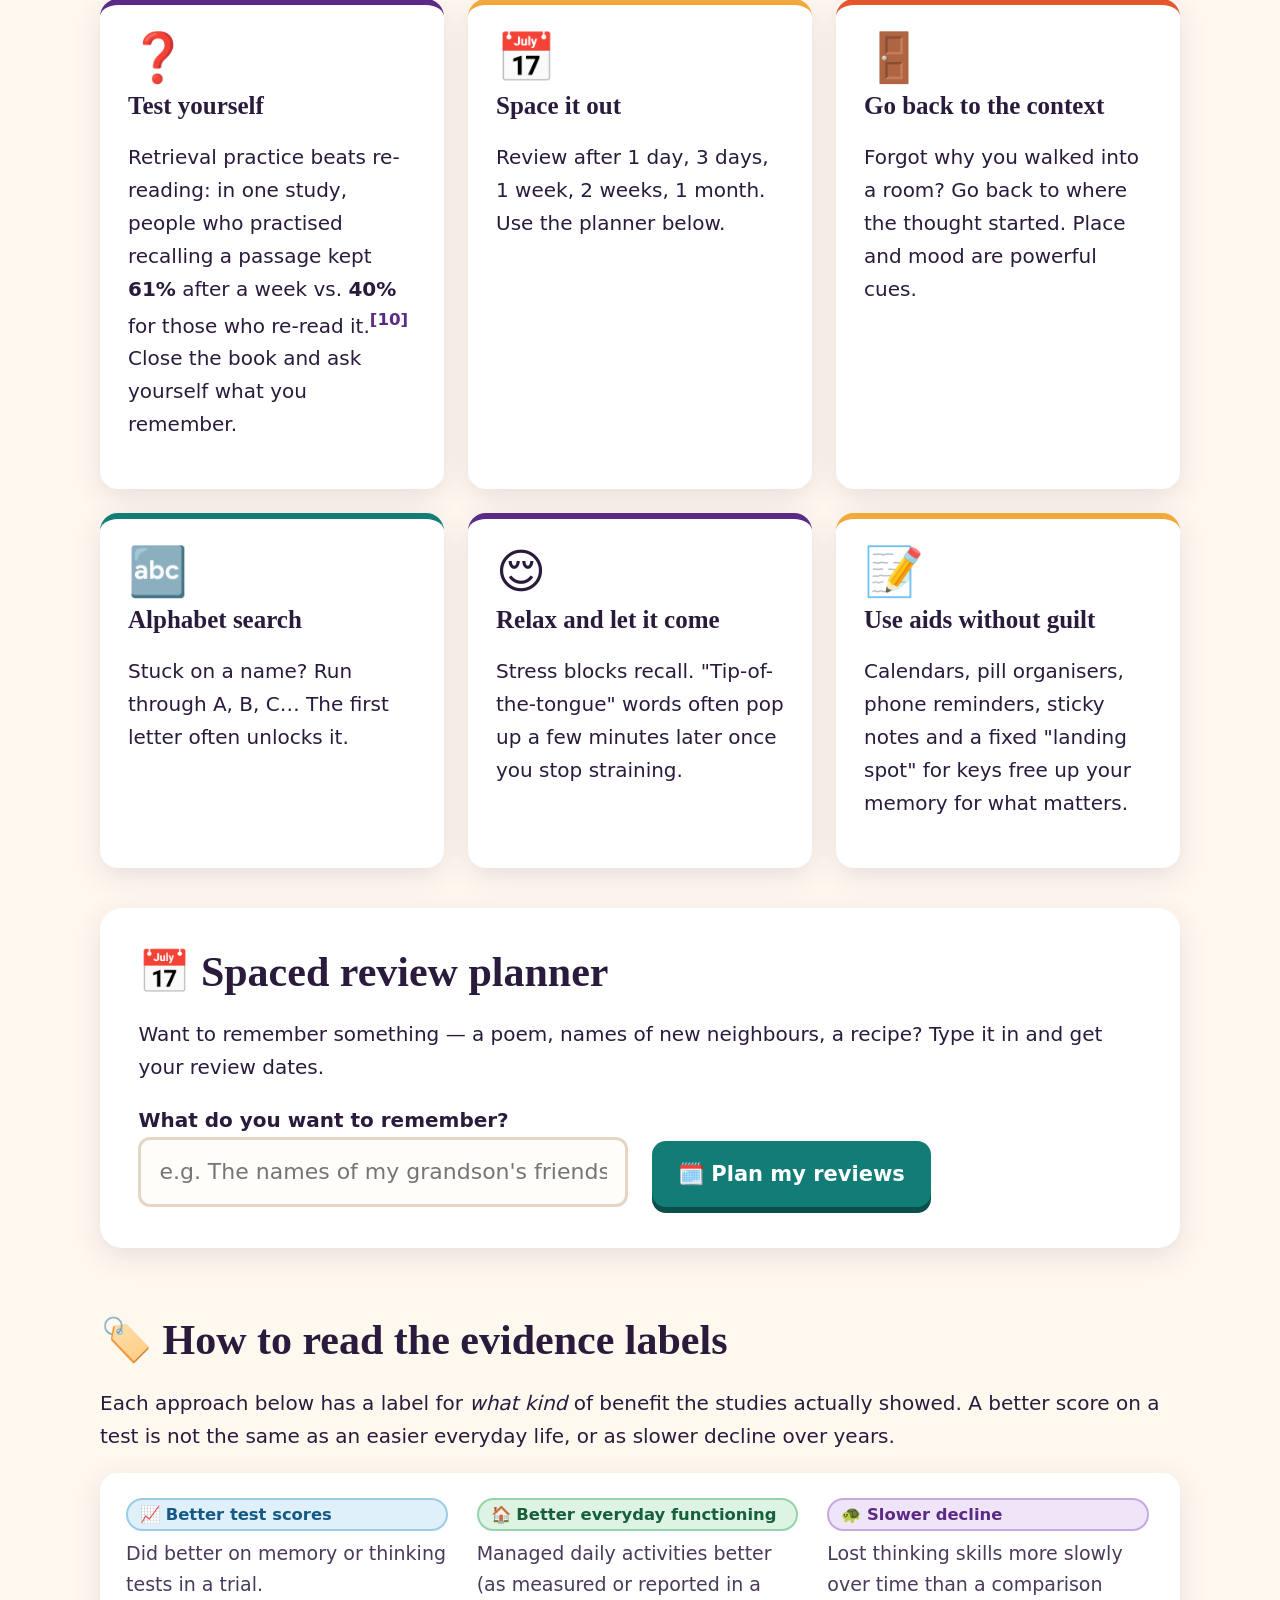
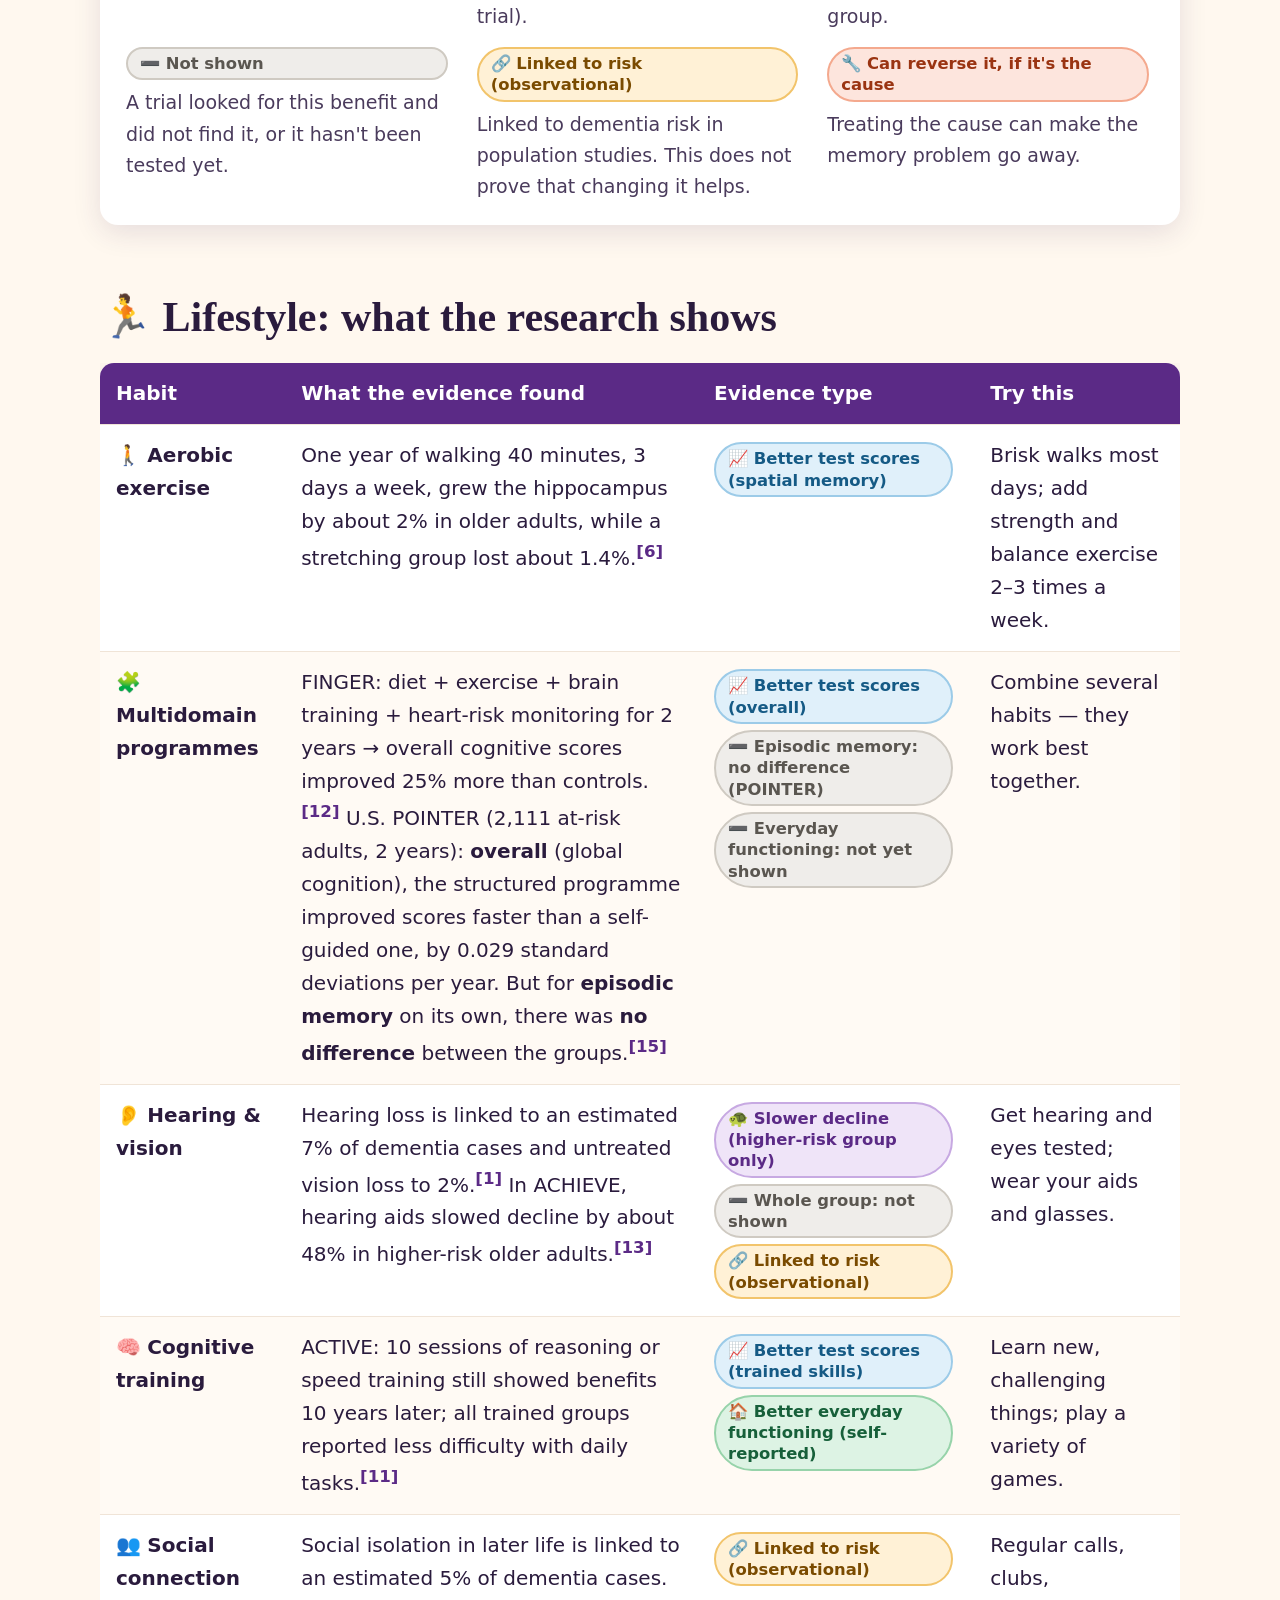
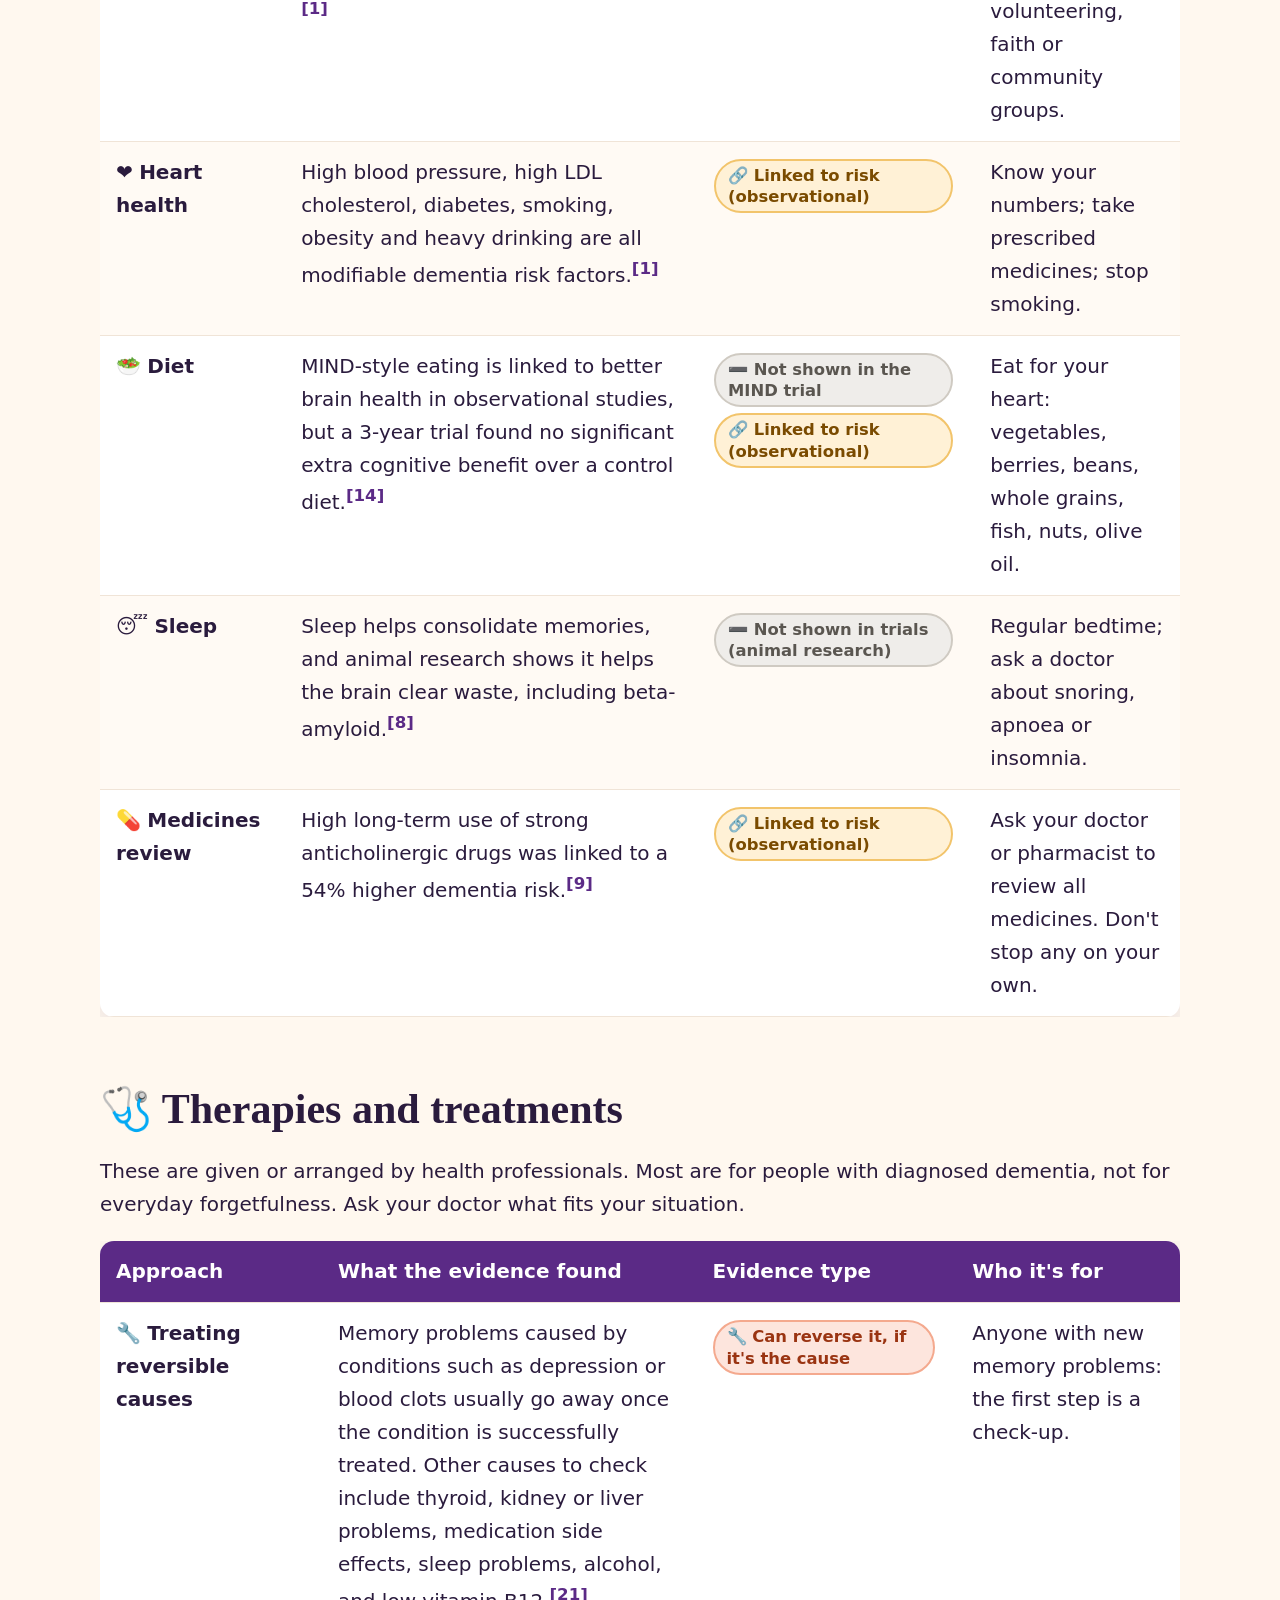
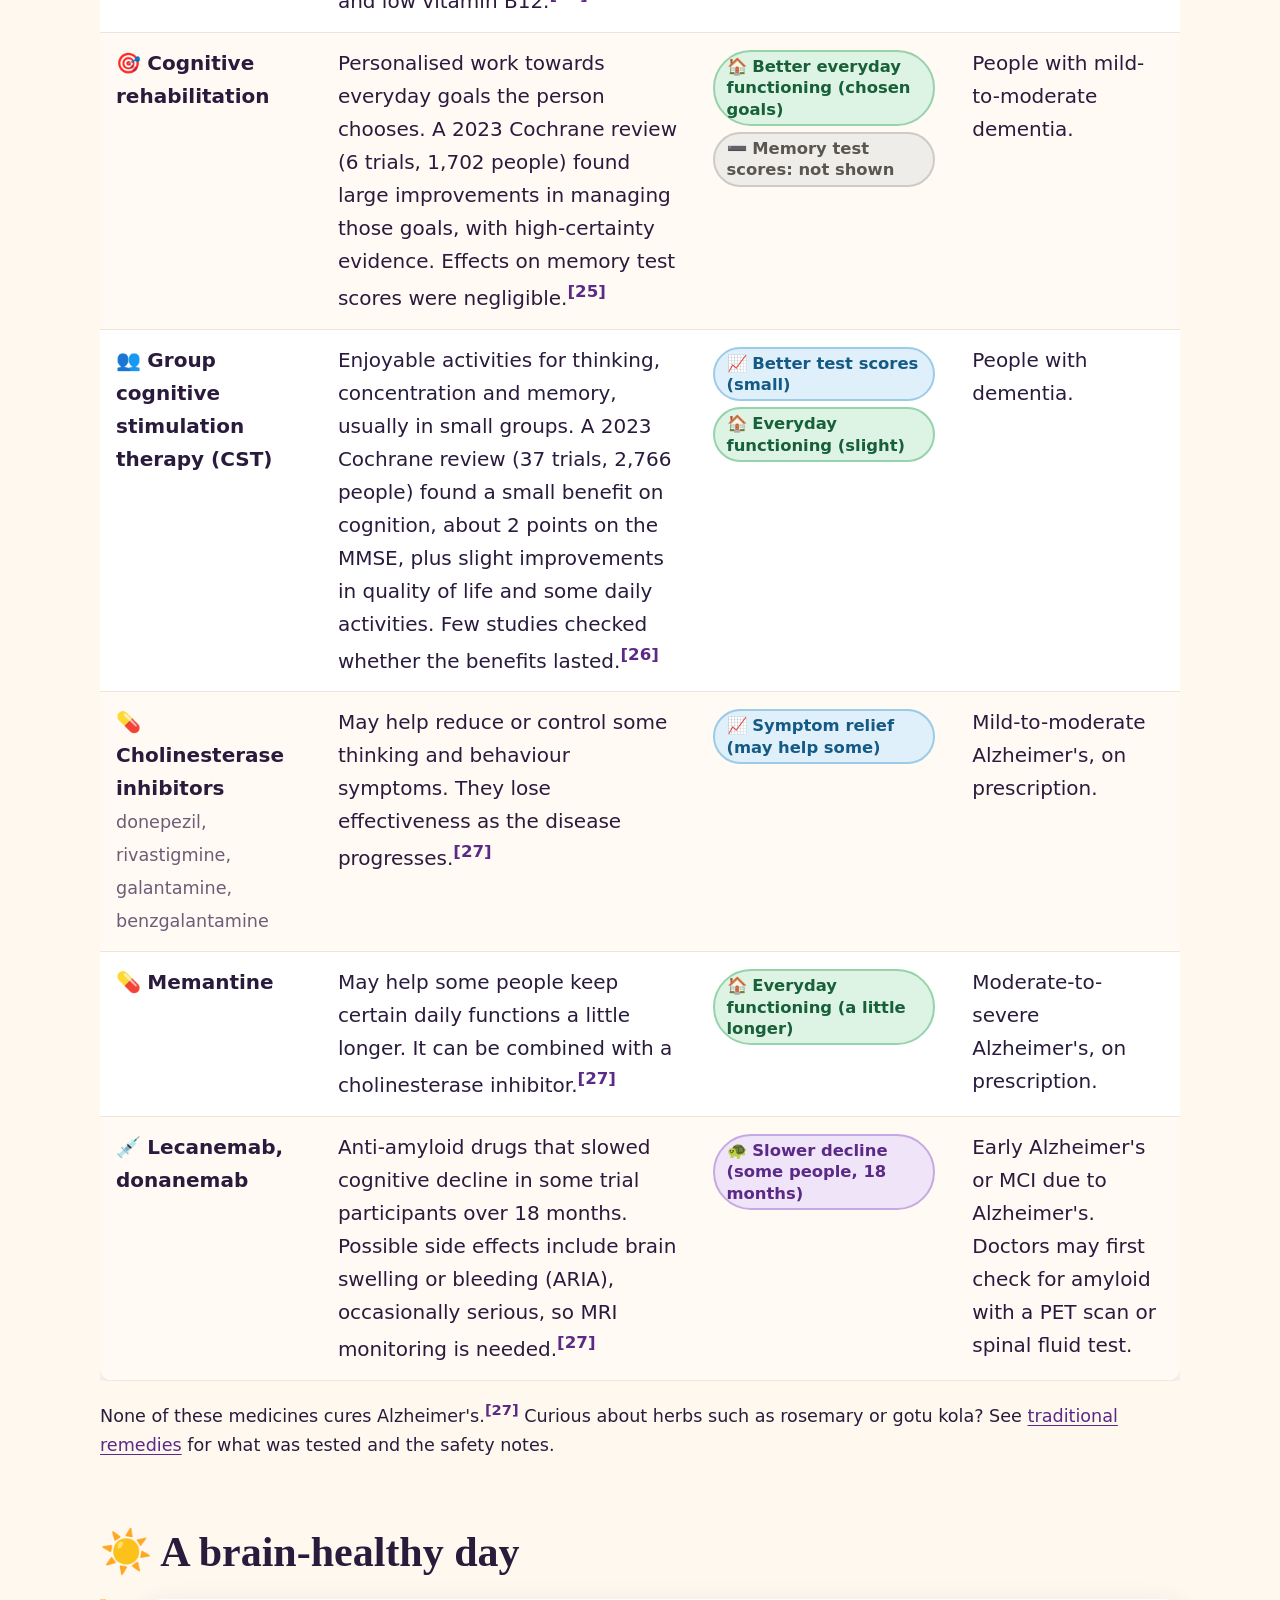
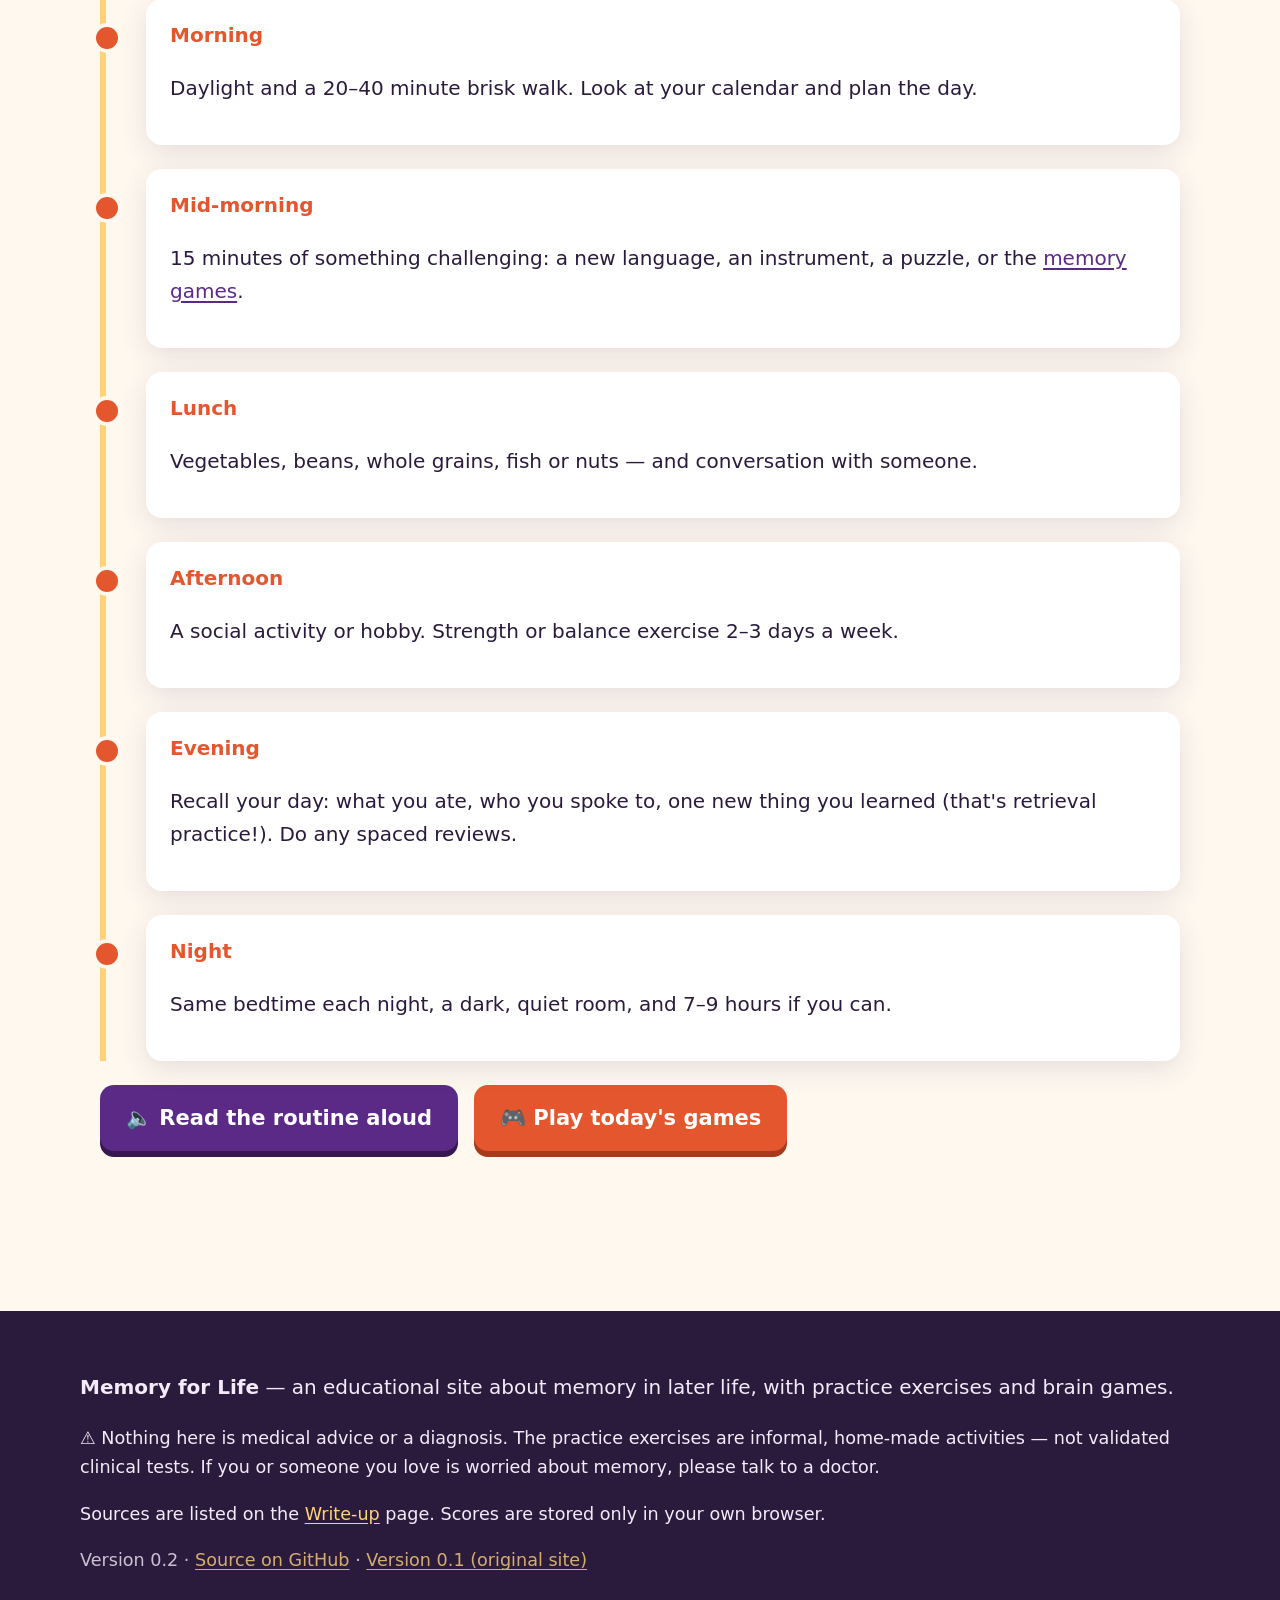
<file: improve.html>
<!doctype html>
<html lang="en">
<head>
<meta charset="utf-8"><meta name="viewport" content="width=device-width,initial-scale=1">
<title>Improve memory — building and recall strategies | Memory for Life</title>
<meta name="description" content="Evidence-based ways to improve memory in older age: encoding and retrieval strategies, exercise, sleep, hearing care, social life, cognitive rehabilitation, cognitive stimulation therapy, dementia medicines with evidence labels, and a daily routine.">
<link rel="icon" href="data:image/svg+xml,<svg xmlns='http://www.w3.org/2000/svg' viewBox='0 0 100 100'><text y='.9em' font-size='90'>🧠</text></svg>">
<link rel="stylesheet" href="css/style.css">
</head>
<body>
<header id="site-header"></header>
<main id="main">
<section class="page-hero">
  <h1>🌱 Improve your memory</h1>
  <p>Memory has two halves: <strong>building</strong> a memory (getting it in well) and <strong>recalling</strong> it (getting it back out). Below are techniques for both, the lifestyle habits with the best evidence, therapies and treatments (each labelled with the <a href="#evidence">kind of evidence</a> behind it), and a simple daily routine.</p>
</section>

<h2 class="reveal">🧱 Building memories (encoding)</h2>
<div class="grid c3 reveal">
  <div class="card coral"><div class="emoji">🎯</div><h3>Pay attention on purpose</h3><p>Much "forgetting" is really <em>not noticing</em>. Pause and say it out loud: "I'm putting my glasses on the bookshelf."</p></div>
  <div class="card teal"><div class="emoji">🔗</div><h3>Link it (elaboration)</h3><p>Connect new facts to what you know. Meeting Mrs. <strong>Fisher</strong>? Picture her holding a fishing rod. Ask "why?" and "how does this relate to me?"</p></div>
  <div class="card plum"><div class="emoji">📦</div><h3>Chunk it</h3><p>Group items into small sets. <span id="chunkDemo" class="pill">0 7 9 1 2 3 4 5 6</span> <button class="btn ghost" id="chunkBtn" style="min-height:40px;padding:.3rem .8rem;font-size:.9rem">Chunk it!</button></p></div>
  <div class="card"><div class="emoji">🖼️</div><h3>Words + pictures</h3><p>"Dual coding": combine words with images. Sketch it, or imagine it vividly — colour, size, sound, smell.</p></div>
  <div class="card coral"><div class="emoji">🏛️</div><h3>Memory palace</h3><p>The method of loci: imagine placing each item along a familiar route — milk on the doormat, eggs on the sofa, bread in the bath. Walk the route in your mind to recall.</p></div>
  <div class="card teal"><div class="emoji">🐢</div><h3>Slow down, one thing at a time</h3><p>Processing speed slows with age,<sup><a href="writeup.html#ref7">[7]</a></sup> so give yourself more time and turn off distractions (TV, radio) when learning something new.</p></div>
</div>

<h2 class="reveal">🔎 Recalling memories (retrieval)</h2>
<div class="grid c3 reveal">
  <div class="card plum"><div class="emoji">❓</div><h3>Test yourself</h3><p>Retrieval practice beats re-reading: in one study, people who practised recalling a passage kept <strong>61%</strong> after a week vs. <strong>40%</strong> for those who re-read it.<sup><a href="writeup.html#ref10">[10]</a></sup> Close the book and ask yourself what you remember.</p></div>
  <div class="card"><div class="emoji">📅</div><h3>Space it out</h3><p>Review after 1 day, 3 days, 1 week, 2 weeks, 1 month. Use the planner below.</p></div>
  <div class="card coral"><div class="emoji">🚪</div><h3>Go back to the context</h3><p>Forgot why you walked into a room? Go back to where the thought started. Place and mood are powerful cues.</p></div>
  <div class="card teal"><div class="emoji">🔤</div><h3>Alphabet search</h3><p>Stuck on a name? Run through A, B, C… The first letter often unlocks it.</p></div>
  <div class="card plum"><div class="emoji">😌</div><h3>Relax and let it come</h3><p>Stress blocks recall. "Tip-of-the-tongue" words often pop up a few minutes later once you stop straining.</p></div>
  <div class="card"><div class="emoji">📝</div><h3>Use aids without guilt</h3><p>Calendars, pill organisers, phone reminders, sticky notes and a fixed "landing spot" for keys free up your memory for what matters.</p></div>
</div>

<section class="stage reveal" style="margin-top:2rem">
  <h2 style="margin-top:0">📅 Spaced review planner</h2>
  <p>Want to remember something — a poem, names of new neighbours, a recipe? Type it in and get your review dates.</p>
  <div class="grid c2"><div><label for="sp-what">What do you want to remember?</label><input type="text" id="sp-what" placeholder="e.g. The names of my grandson's friends"></div>
  <div style="align-self:end"><button class="btn teal" id="sp-go">🗓️ Plan my reviews</button></div></div>
  <div id="sp-out"></div>
</section>

<h2 id="evidence" class="reveal">🏷️ How to read the evidence labels</h2>
<p class="reveal">Each approach below has a label for <em>what kind</em> of benefit the studies actually showed. A better score on a test is not the same as an easier everyday life, or as slower decline over years.</p>
<div class="ev-legend reveal">
<div><span class="ev score">📈 Better test scores</span><span>Did better on memory or thinking tests in a trial.</span></div>
<div><span class="ev func">🏠 Better everyday functioning</span><span>Managed daily activities better (as measured or reported in a trial).</span></div>
<div><span class="ev slow">🐢 Slower decline</span><span>Lost thinking skills more slowly over time than a comparison group.</span></div>
<div><span class="ev none">➖ Not shown</span><span>A trial looked for this benefit and did not find it, or it hasn't been tested yet.</span></div>
<div><span class="ev risk">🔗 Linked to risk (observational)</span><span>Linked to dementia risk in population studies. This does not prove that changing it helps.</span></div>
<div><span class="ev fix">🔧 Can reverse it, if it's the cause</span><span>Treating the cause can make the memory problem go away.</span></div>
</div>
<h2 class="reveal">🏃 Lifestyle: what the research shows</h2>
<div class="table-wrap reveal"><table>
<thead><tr><th>Habit</th><th>What the evidence found</th><th>Evidence type</th><th>Try this</th></tr></thead>
<tbody>
<tr><td>🚶 <strong>Aerobic exercise</strong></td><td>One year of walking 40 minutes, 3 days a week, grew the hippocampus by about 2% in older adults, while a stretching group lost about 1.4%.<sup><a href="writeup.html#ref6">[6]</a></sup></td><td class="ev-cell"><span class="ev score">📈 Better test scores (spatial memory)</span></td><td>Brisk walks most days; add strength and balance exercise 2–3 times a week.</td></tr>
<tr><td>🧩 <strong>Multidomain programmes</strong></td><td>FINGER: diet + exercise + brain training + heart-risk monitoring for 2 years → overall cognitive scores improved 25% more than controls.<sup><a href="writeup.html#ref12">[12]</a></sup> U.S. POINTER (2,111 at-risk adults, 2 years): <strong>overall</strong> (global cognition), the structured programme improved scores faster than a self-guided one, by 0.029 standard deviations per year. But for <strong>episodic memory</strong> on its own, there was <strong>no difference</strong> between the groups.<sup><a href="writeup.html#ref15">[15]</a></sup></td><td class="ev-cell"><span class="ev score">📈 Better test scores (overall)</span><span class="ev none">➖ Episodic memory: no difference (POINTER)</span><span class="ev none">➖ Everyday functioning: not yet shown</span></td><td>Combine several habits — they work best together.</td></tr>
<tr><td>👂 <strong>Hearing &amp; vision</strong></td><td>Hearing loss is linked to an estimated 7% of dementia cases and untreated vision loss to 2%.<sup><a href="writeup.html#ref1">[1]</a></sup> In ACHIEVE, hearing aids slowed decline by about 48% in higher-risk older adults.<sup><a href="writeup.html#ref13">[13]</a></sup></td><td class="ev-cell"><span class="ev slow">🐢 Slower decline (higher-risk group only)</span><span class="ev none">➖ Whole group: not shown</span><span class="ev risk">🔗 Linked to risk (observational)</span></td><td>Get hearing and eyes tested; wear your aids and glasses.</td></tr>
<tr><td>🧠 <strong>Cognitive training</strong></td><td>ACTIVE: 10 sessions of reasoning or speed training still showed benefits 10 years later; all trained groups reported less difficulty with daily tasks.<sup><a href="writeup.html#ref11">[11]</a></sup></td><td class="ev-cell"><span class="ev score">📈 Better test scores (trained skills)</span><span class="ev func">🏠 Better everyday functioning (self-reported)</span></td><td>Learn new, challenging things; play a variety of games.</td></tr>
<tr><td>👥 <strong>Social connection</strong></td><td>Social isolation in later life is linked to an estimated 5% of dementia cases.<sup><a href="writeup.html#ref1">[1]</a></sup></td><td class="ev-cell"><span class="ev risk">🔗 Linked to risk (observational)</span></td><td>Regular calls, clubs, volunteering, faith or community groups.</td></tr>
<tr><td>❤️ <strong>Heart health</strong></td><td>High blood pressure, high LDL cholesterol, diabetes, smoking, obesity and heavy drinking are all modifiable dementia risk factors.<sup><a href="writeup.html#ref1">[1]</a></sup></td><td class="ev-cell"><span class="ev risk">🔗 Linked to risk (observational)</span></td><td>Know your numbers; take prescribed medicines; stop smoking.</td></tr>
<tr><td>🥗 <strong>Diet</strong></td><td>MIND-style eating is linked to better brain health in observational studies, but a 3-year trial found no significant extra cognitive benefit over a control diet.<sup><a href="writeup.html#ref14">[14]</a></sup></td><td class="ev-cell"><span class="ev none">➖ Not shown in the MIND trial</span><span class="ev risk">🔗 Linked to risk (observational)</span></td><td>Eat for your heart: vegetables, berries, beans, whole grains, fish, nuts, olive oil.</td></tr>
<tr><td>😴 <strong>Sleep</strong></td><td>Sleep helps consolidate memories, and animal research shows it helps the brain clear waste, including beta-amyloid.<sup><a href="writeup.html#ref8">[8]</a></sup></td><td class="ev-cell"><span class="ev none">➖ Not shown in trials (animal research)</span></td><td>Regular bedtime; ask a doctor about snoring, apnoea or insomnia.</td></tr>
<tr><td>💊 <strong>Medicines review</strong></td><td>High long-term use of strong anticholinergic drugs was linked to a 54% higher dementia risk.<sup><a href="writeup.html#ref9">[9]</a></sup></td><td class="ev-cell"><span class="ev risk">🔗 Linked to risk (observational)</span></td><td>Ask your doctor or pharmacist to review all medicines. Don't stop any on your own.</td></tr>
</tbody></table></div>


<h2 id="treatments" class="reveal">🩺 Therapies and treatments</h2>
<p class="reveal">These are given or arranged by health professionals. Most are for people with diagnosed dementia, not for everyday forgetfulness. Ask your doctor what fits your situation.</p>
<div class="table-wrap reveal"><table>
<thead><tr><th>Approach</th><th>What the evidence found</th><th>Evidence type</th><th>Who it's for</th></tr></thead>
<tbody>
<tr><td>🔧 <strong>Treating reversible causes</strong></td><td>Memory problems caused by conditions such as depression or blood clots usually go away once the condition is successfully treated. Other causes to check include thyroid, kidney or liver problems, medication side effects, sleep problems, alcohol, and low vitamin B12.<sup><a href="writeup.html#ref21">[21]</a></sup></td><td class="ev-cell"><span class="ev fix">🔧 Can reverse it, if it's the cause</span></td><td>Anyone with new memory problems: the first step is a check-up.</td></tr>
<tr><td>🎯 <strong>Cognitive rehabilitation</strong></td><td>Personalised work towards everyday goals the person chooses. A 2023 Cochrane review (6 trials, 1,702 people) found large improvements in managing those goals, with high-certainty evidence. Effects on memory test scores were negligible.<sup><a href="writeup.html#ref25">[25]</a></sup></td><td class="ev-cell"><span class="ev func">🏠 Better everyday functioning (chosen goals)</span><span class="ev none">➖ Memory test scores: not shown</span></td><td>People with mild-to-moderate dementia.</td></tr>
<tr><td>👥 <strong>Group cognitive stimulation therapy (CST)</strong></td><td>Enjoyable activities for thinking, concentration and memory, usually in small groups. A 2023 Cochrane review (37 trials, 2,766 people) found a small benefit on cognition, about 2 points on the MMSE, plus slight improvements in quality of life and some daily activities. Few studies checked whether the benefits lasted.<sup><a href="writeup.html#ref26">[26]</a></sup></td><td class="ev-cell"><span class="ev score">📈 Better test scores (small)</span><span class="ev func">🏠 Everyday functioning (slight)</span></td><td>People with dementia.</td></tr>
<tr><td>💊 <strong>Cholinesterase inhibitors</strong><br><span class="small muted">donepezil, rivastigmine, galantamine, benzgalantamine</span></td><td>May help reduce or control some thinking and behaviour symptoms. They lose effectiveness as the disease progresses.<sup><a href="writeup.html#ref27">[27]</a></sup></td><td class="ev-cell"><span class="ev score">📈 Symptom relief (may help some)</span></td><td>Mild-to-moderate Alzheimer's, on prescription.</td></tr>
<tr><td>💊 <strong>Memantine</strong></td><td>May help some people keep certain daily functions a little longer. It can be combined with a cholinesterase inhibitor.<sup><a href="writeup.html#ref27">[27]</a></sup></td><td class="ev-cell"><span class="ev func">🏠 Everyday functioning (a little longer)</span></td><td>Moderate-to-severe Alzheimer's, on prescription.</td></tr>
<tr><td>💉 <strong>Lecanemab, donanemab</strong></td><td>Anti-amyloid drugs that slowed cognitive decline in some trial participants over 18 months. Possible side effects include brain swelling or bleeding (ARIA), occasionally serious, so MRI monitoring is needed.<sup><a href="writeup.html#ref27">[27]</a></sup></td><td class="ev-cell"><span class="ev slow">🐢 Slower decline (some people, 18 months)</span></td><td>Early Alzheimer's or MCI due to Alzheimer's. Doctors may first check for amyloid with a PET scan or spinal fluid test.</td></tr>
</tbody></table></div>
<p class="small reveal">None of these medicines cures Alzheimer's.<sup><a href="writeup.html#ref27">[27]</a></sup> Curious about herbs such as rosemary or gotu kola? See <a href="remedies.html">traditional remedies</a> for what was tested and the safety notes.</p>

<h2 class="reveal">☀️ A brain-healthy day</h2>
<div class="timeline reveal">
  <div class="t"><span class="time">Morning</span><p>Daylight and a 20–40 minute brisk walk. Look at your calendar and plan the day.</p></div>
  <div class="t"><span class="time">Mid-morning</span><p>15 minutes of something challenging: a new language, an instrument, a puzzle, or the <a href="games.html">memory games</a>.</p></div>
  <div class="t"><span class="time">Lunch</span><p>Vegetables, beans, whole grains, fish or nuts — and conversation with someone.</p></div>
  <div class="t"><span class="time">Afternoon</span><p>A social activity or hobby. Strength or balance exercise 2–3 days a week.</p></div>
  <div class="t"><span class="time">Evening</span><p>Recall your day: what you ate, who you spoke to, one new thing you learned (that's retrieval practice!). Do any spaced reviews.</p></div>
  <div class="t"><span class="time">Night</span><p>Same bedtime each night, a dark, quiet room, and 7–9 hours if you can.</p></div>
</div>
<div class="btn-row reveal"><button class="btn plum" id="readDay">🔈 Read the routine aloud</button><a class="btn" href="games.html">🎮 Play today's games</a></div>
</main>
<footer id="site-footer"></footer>
<script src="js/common.js"></script>
<script>
(function(){
  let chunked=false; document.getElementById("chunkBtn").onclick=()=>{chunked=!chunked;const d=document.getElementById("chunkDemo");
    d.textContent=chunked?"079 · 123 · 456":"0 7 9 1 2 3 4 5 6"; d.className="pill "+(chunked?"ok":""); Sound.correct();};
  document.getElementById("sp-go").onclick=()=>{const w=document.getElementById("sp-what").value.trim()||"your item";
    const gaps=[1,3,7,14,30]; const now=new Date();
    const rows=gaps.map((g,i)=>{const d=new Date(now);d.setDate(d.getDate()+g);return `<li style="animation:fadeUp .4s ${i*0.12}s both"><strong>Review ${i+1}</strong> — ${d.toLocaleDateString([], {weekday:"long",month:"long",day:"numeric"})} <span class="pill">+${g} day${g>1?"s":""}</span></li>`;}).join("");
    document.getElementById("sp-out").innerHTML=`<div class="result"><h3 style="margin-top:0">Your plan for “${w.replace(/[<>&]/g,"")}”</h3><ol>${rows}</ol><p class="small">At each review, first try to recall it <em>without looking</em>, then check. Add the dates to your calendar.</p></div>`;
    Sound.win();};
  document.getElementById("readDay").onclick=()=>{if(Sound.muted){toast("Turn sound on (🔊) to hear it");return;}speechSynthesis.cancel();
    speak([...document.querySelectorAll(".timeline .t")].map(t=>t.innerText).join(". "),0.9);};
})();
</script>
</body>
</html>
</file>
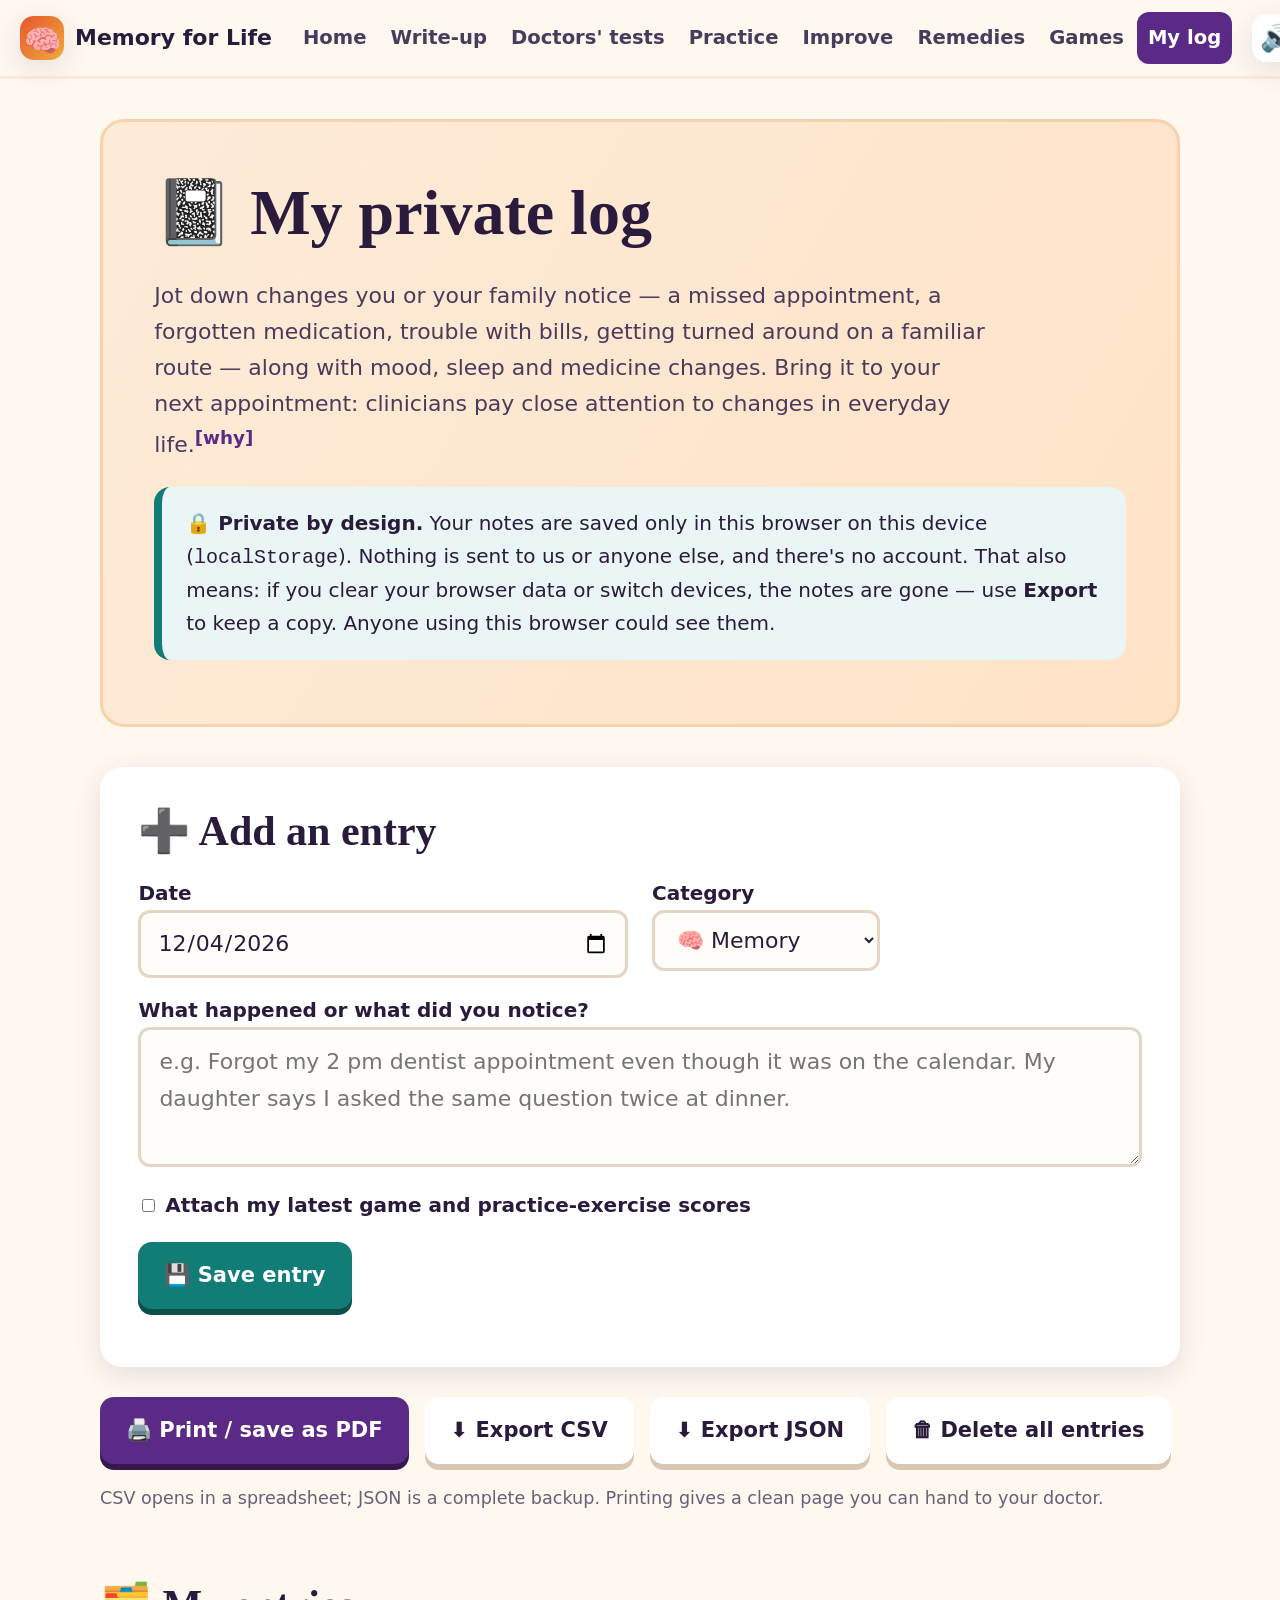
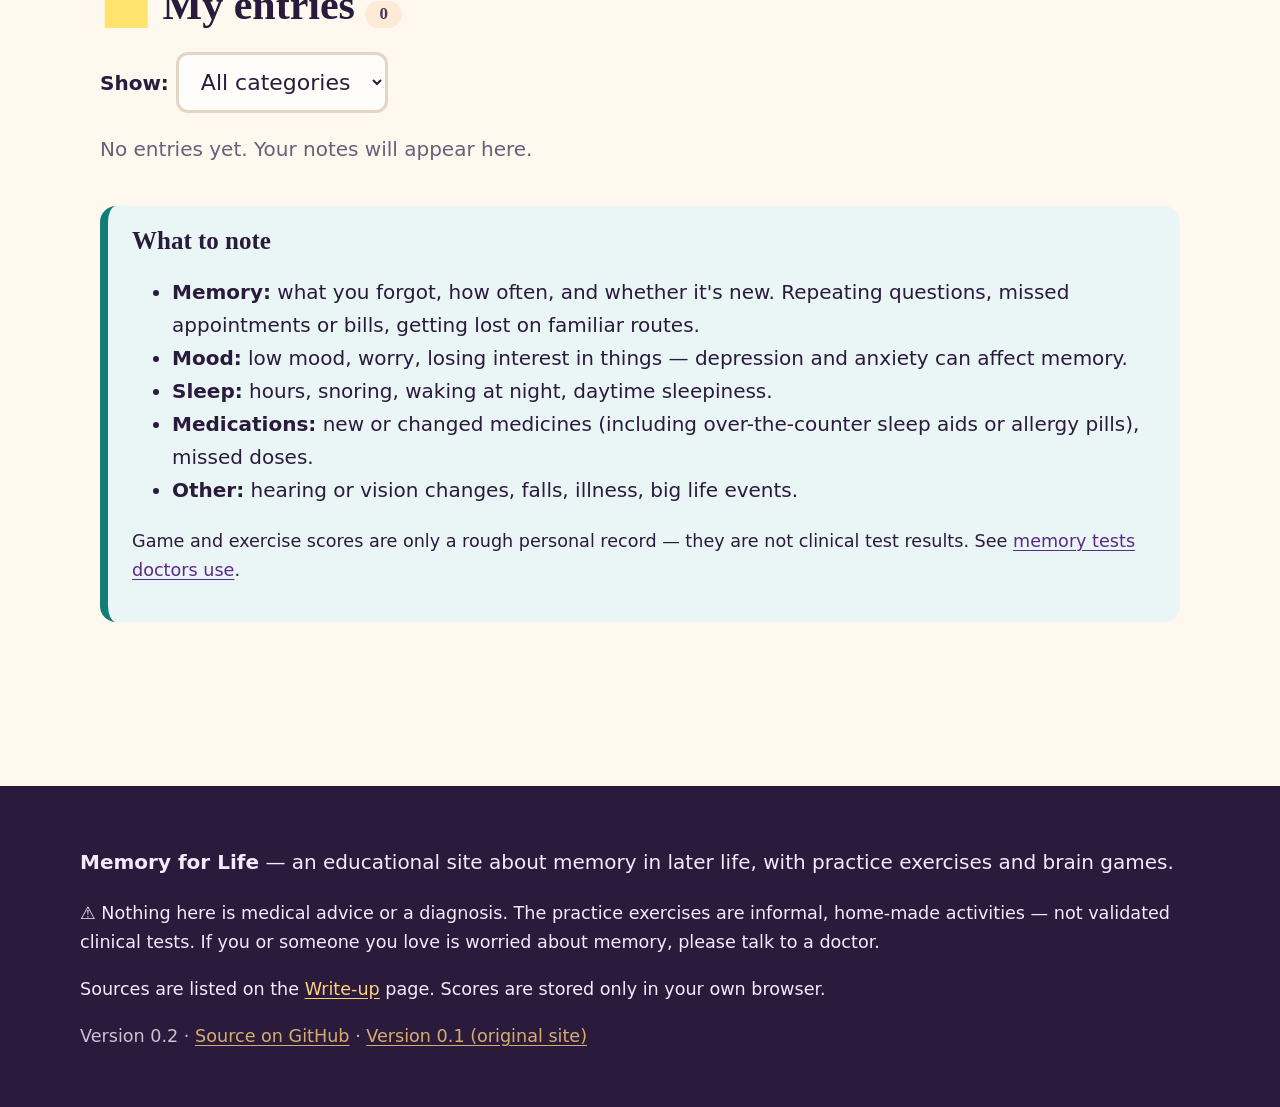
<file: log.html>
<!doctype html>
<html lang="en">
<head>
<meta charset="utf-8"><meta name="viewport" content="width=device-width,initial-scale=1">
<title>My private memory log — notes to share with your clinician | Memory for Life</title>
<meta name="description" content="A private, browser-only log for noting memory, mood, sleep and medication changes to discuss with a clinician. Print or export it for appointments.">
<link rel="icon" href="data:image/svg+xml,<svg xmlns='http://www.w3.org/2000/svg' viewBox='0 0 100 100'><text y='.9em' font-size='90'>🧠</text></svg>">
<link rel="stylesheet" href="css/style.css">
</head>
<body>
<header id="site-header"></header>
<main id="main">
<section class="page-hero no-print">
  <h1>📓 My private log</h1>
  <p>Jot down changes you or your family notice — a missed appointment, a forgotten medication, trouble with bills, getting turned around on a familiar route — along with mood, sleep and medicine changes. Bring it to your next appointment: clinicians pay close attention to changes in everyday life.<sup><a href="clinical-tests.html#how">[why]</a></sup></p>
  <div class="callout"><strong>🔒 Private by design.</strong> Your notes are saved only in this browser on this device (<code>localStorage</code>). Nothing is sent to us or anyone else, and there's no account. That also means: if you clear your browser data or switch devices, the notes are gone — use <strong>Export</strong> to keep a copy. Anyone using this browser could see them.</div>
</section>

<section class="stage no-print">
  <h2 style="margin-top:0">➕ Add an entry</h2>
  <form id="lg-form" autocomplete="off">
    <div class="grid c2">
      <div><label for="lg-date">Date</label><input type="date" id="lg-date" required></div>
      <div><label for="lg-cat">Category</label><br><select id="lg-cat"><option value="memory">🧠 Memory</option><option value="mood">💛 Mood</option><option value="sleep">😴 Sleep</option><option value="medications">💊 Medications</option><option value="other">📝 Other</option></select></div>
    </div>
    <label for="lg-note" style="display:block;margin-top:.8rem">What happened or what did you notice?</label>
    <textarea id="lg-note" placeholder="e.g. Forgot my 2 pm dentist appointment even though it was on the calendar. My daughter says I asked the same question twice at dinner."></textarea>
    <label style="display:block;margin-top:.6rem"><input type="checkbox" id="lg-scores"> Attach my latest game and practice-exercise scores</label>
    <p class="small muted" id="lg-scores-preview" hidden></p>
    <div class="btn-row"><button class="btn teal" type="submit">💾 Save entry</button></div>
  </form>
</section>

<section class="no-print" style="margin-top:1.5rem">
  <div class="btn-row"><button class="btn plum" id="lg-print">🖨️ Print / save as PDF</button><button class="btn ghost" id="lg-csv">⬇️ Export CSV</button><button class="btn ghost" id="lg-json">⬇️ Export JSON</button><button class="btn ghost" id="lg-clear">🗑 Delete all entries</button></div>
  <p class="small muted">CSV opens in a spreadsheet; JSON is a complete backup. Printing gives a clean page you can hand to your doctor.</p>
</section>

<section id="lg-printable">
  <div class="print-only"><h1>Memory log</h1><p id="lg-print-meta"></p></div>
  <h2 class="no-print">🗂️ My entries <span class="pill" id="lg-count">0</span></h2>
  <div class="no-print" style="margin-bottom:.8rem"><label for="lg-filter">Show: </label><select id="lg-filter"><option value="">All categories</option><option value="memory">Memory</option><option value="mood">Mood</option><option value="sleep">Sleep</option><option value="medications">Medications</option><option value="other">Other</option></select></div>
  <div id="lg-list"></div>
</section>

<section class="callout no-print" style="margin-top:2rem"><h3 style="margin-top:0">What to note</h3>
<ul><li><strong>Memory:</strong> what you forgot, how often, and whether it's new. Repeating questions, missed appointments or bills, getting lost on familiar routes.</li>
<li><strong>Mood:</strong> low mood, worry, losing interest in things — depression and anxiety can affect memory.</li>
<li><strong>Sleep:</strong> hours, snoring, waking at night, daytime sleepiness.</li>
<li><strong>Medications:</strong> new or changed medicines (including over-the-counter sleep aids or allergy pills), missed doses.</li>
<li><strong>Other:</strong> hearing or vision changes, falls, illness, big life events.</li></ul>
<p class="small">Game and exercise scores are only a rough personal record — they are not clinical test results. See <a href="clinical-tests.html">memory tests doctors use</a>.</p></section>
</main>
<footer id="site-footer"></footer>
<script src="js/common.js"></script>
<script src="js/log.js"></script>
</body>
</html>
</file>
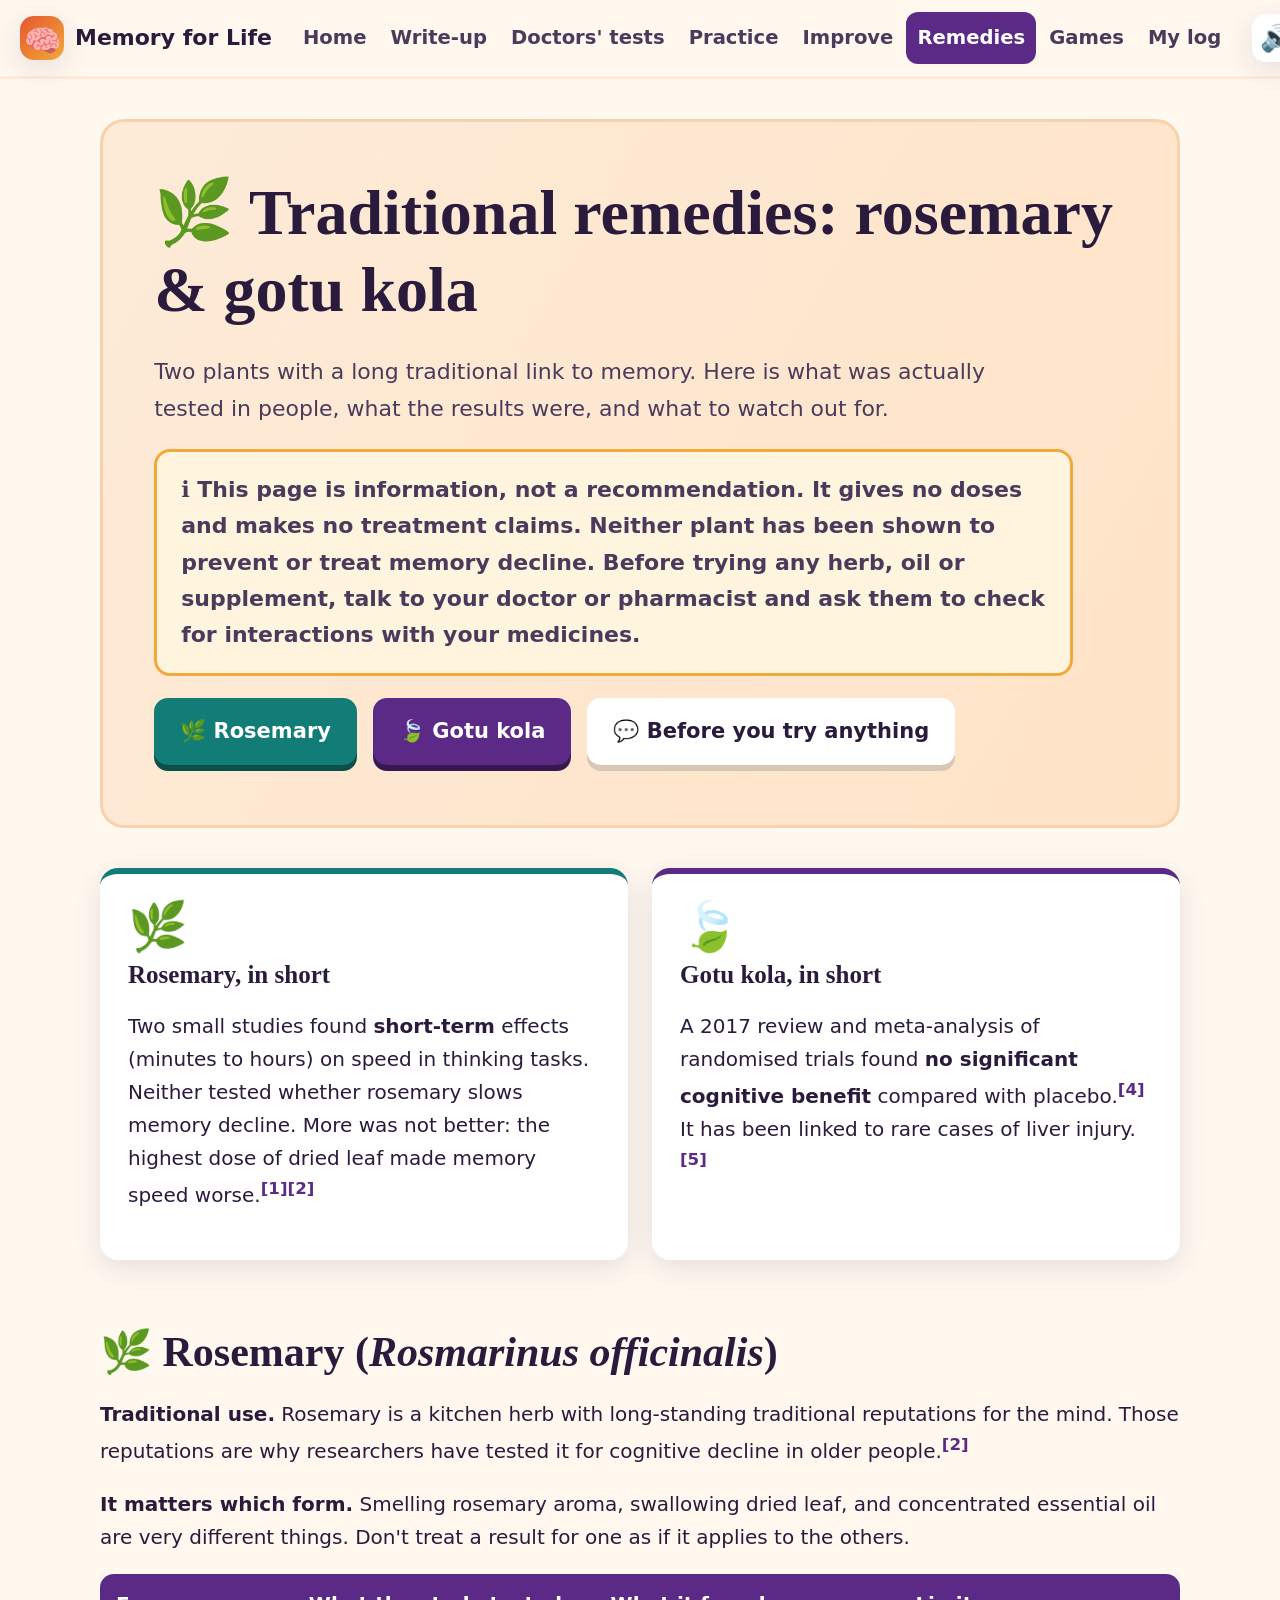
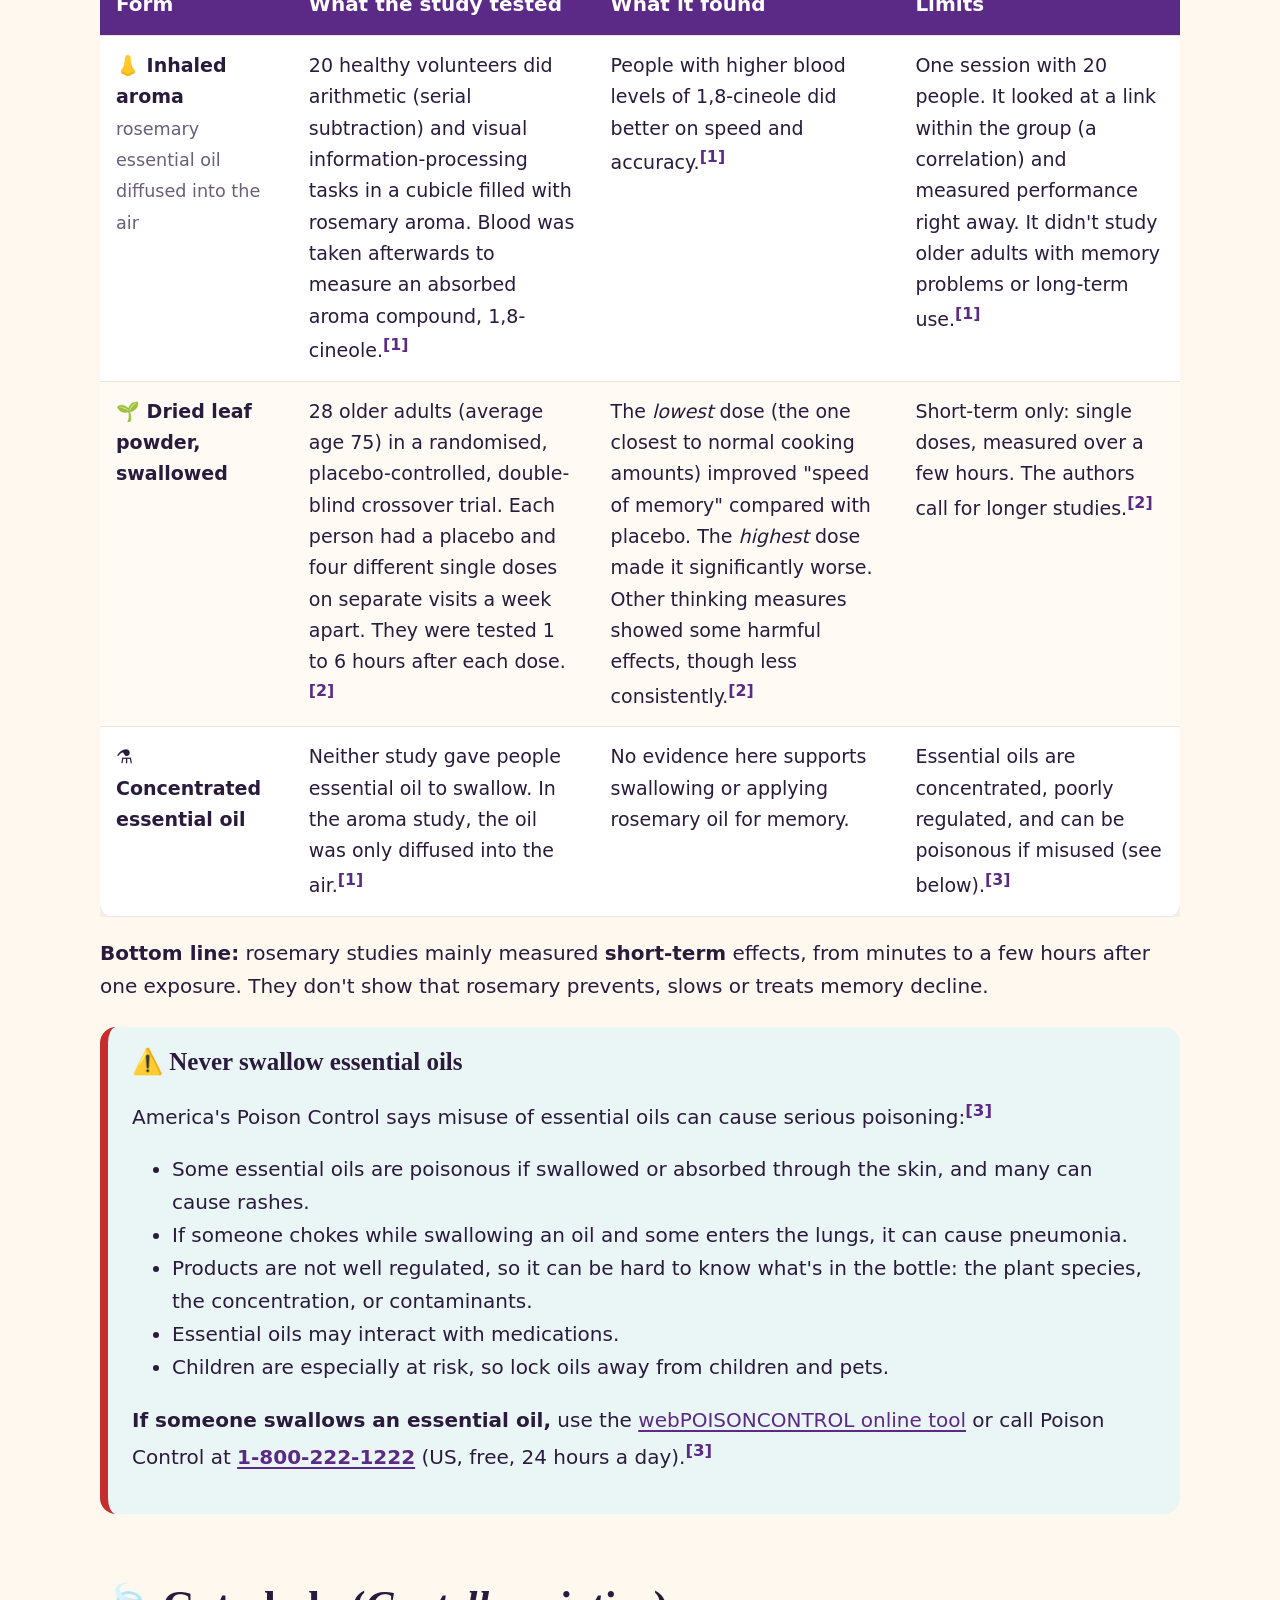
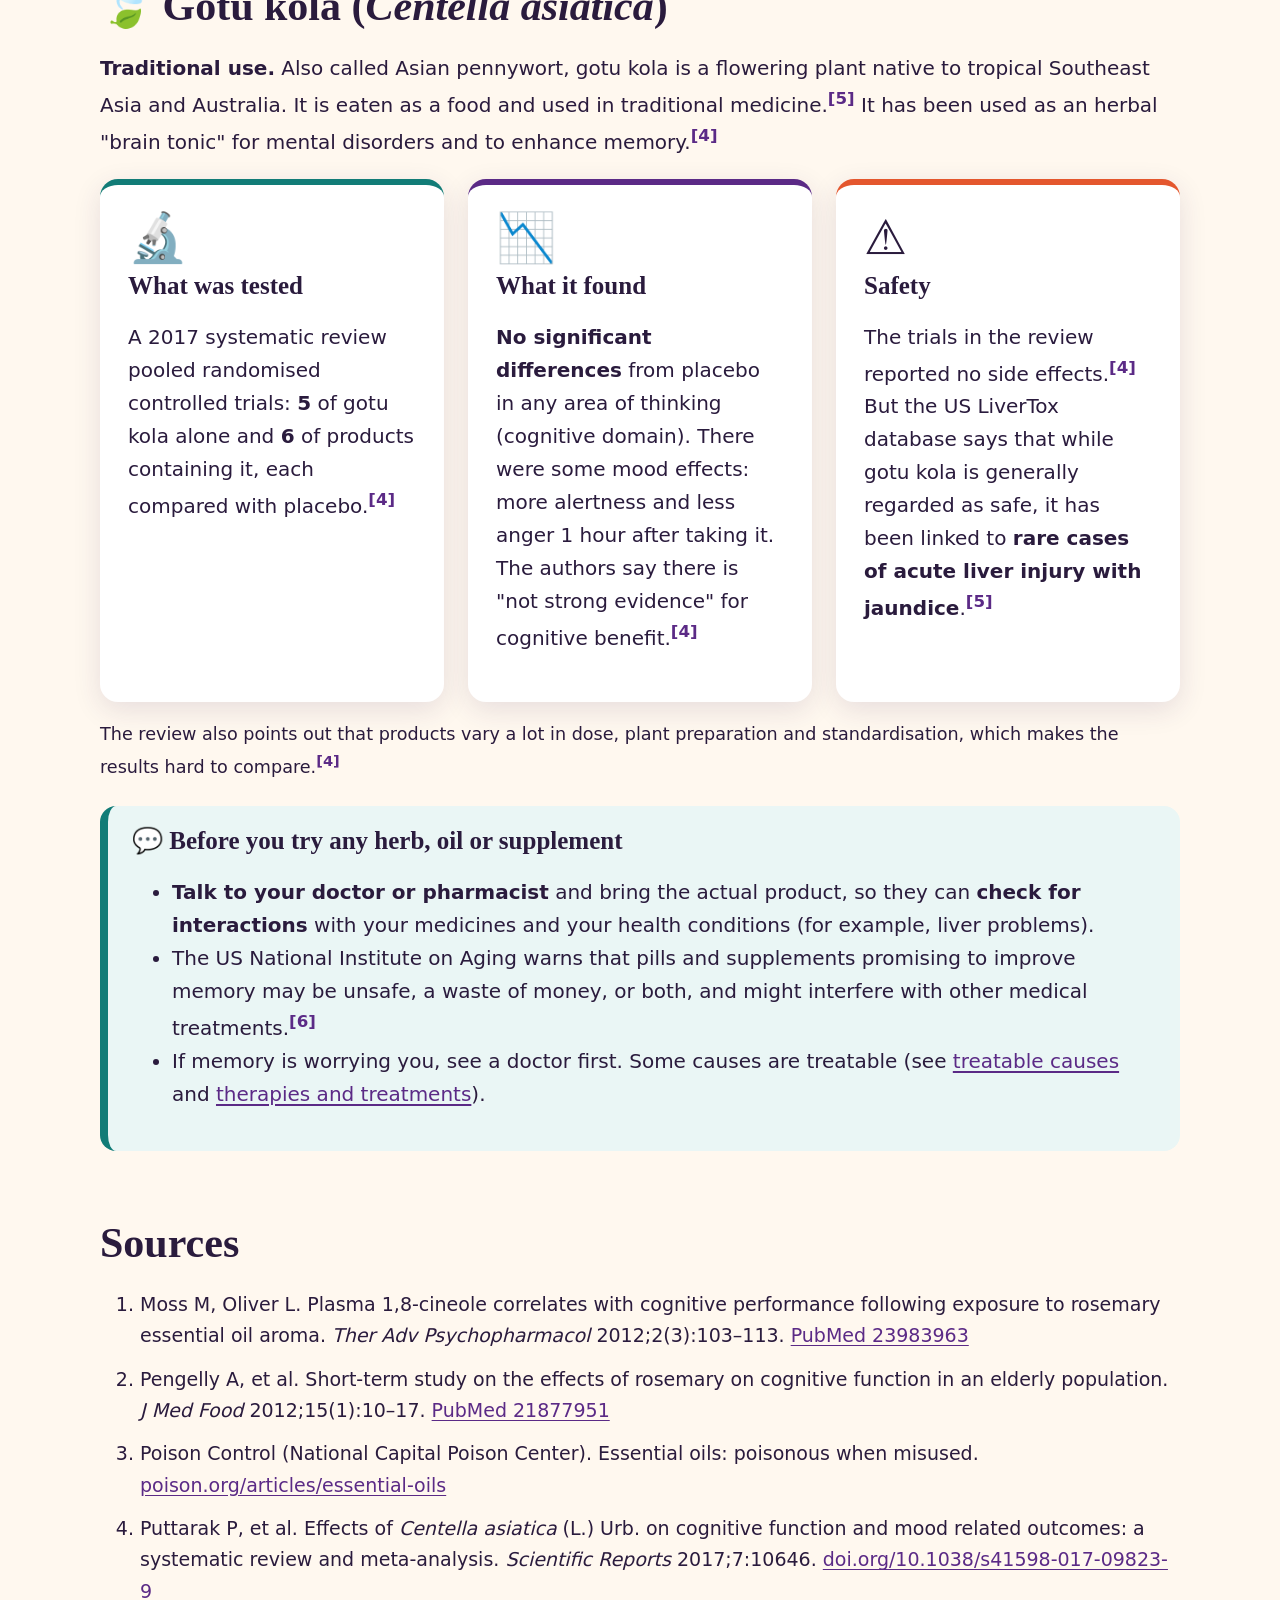
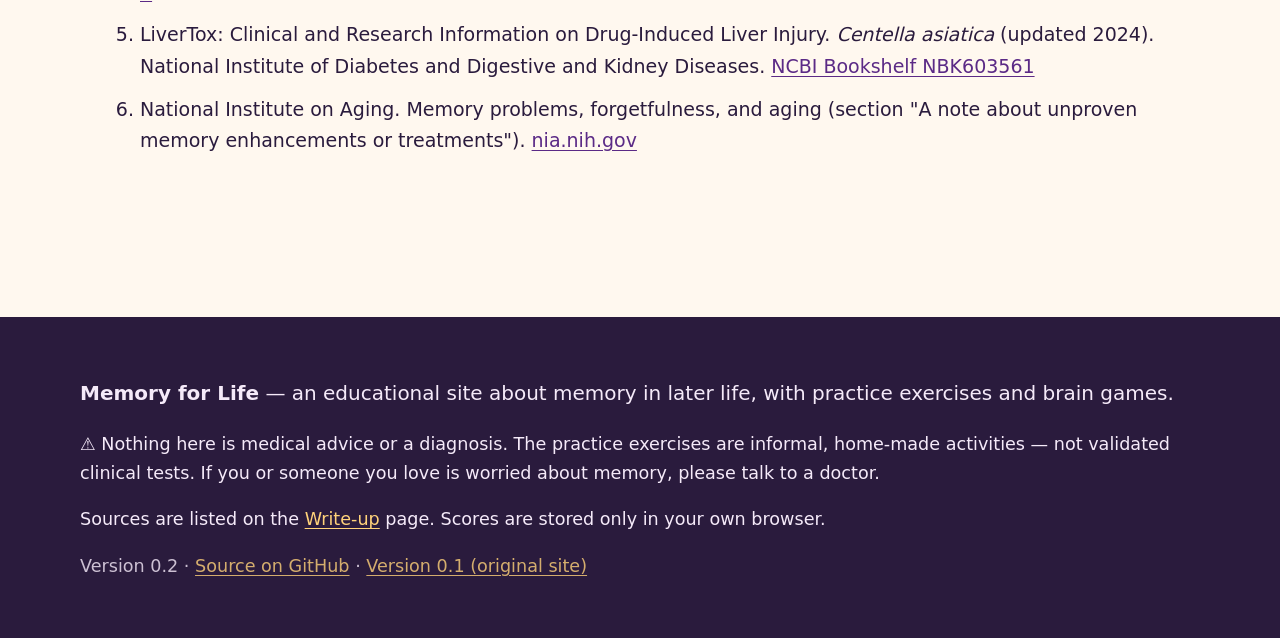
<file: remedies.html>
<!doctype html>
<html lang="en">
<head>
<meta charset="utf-8"><meta name="viewport" content="width=device-width,initial-scale=1">
<title>Traditional remedies — rosemary and gotu kola: what studies show | Memory for Life</title>
<meta name="description" content="Rosemary and gotu kola (Centella asiatica) for memory: traditional uses, what human studies actually tested, the results, and safety — including why essential oils should never be swallowed.">
<link rel="icon" href="data:image/svg+xml,<svg xmlns='http://www.w3.org/2000/svg' viewBox='0 0 100 100'><text y='.9em' font-size='90'>🧠</text></svg>">
<link rel="stylesheet" href="css/style.css">
</head>
<body>
<header id="site-header"></header>
<main id="main">
<section class="page-hero">
  <h1>🌿 Traditional remedies: rosemary &amp; gotu kola</h1>
  <p>Two plants with a long traditional link to memory. Here is what was actually tested in people, what the results were, and what to watch out for.</p>
  <p class="disclaimer" role="note">ℹ️ <strong>This page is information, not a recommendation.</strong> It gives no doses and makes no treatment claims. Neither plant has been shown to prevent or treat memory decline. Before trying any herb, oil or supplement, <strong>talk to your doctor or pharmacist and ask them to check for interactions</strong> with your medicines.</p>
  <div class="btn-row"><a class="btn teal" href="#rosemary">🌿 Rosemary</a><a class="btn plum" href="#gotu">🍃 Gotu kola</a><a class="btn ghost" href="#talk">💬 Before you try anything</a></div>
</section>

<div class="grid c2 reveal">
  <div class="card teal"><div class="emoji">🌿</div><h3>Rosemary, in short</h3><p>Two small studies found <strong>short-term</strong> effects (minutes to hours) on speed in thinking tasks. Neither tested whether rosemary slows memory decline. More was not better: the highest dose of dried leaf made memory speed worse.<sup><a href="#r1">[1]</a><a href="#r2">[2]</a></sup></p></div>
  <div class="card plum"><div class="emoji">🍃</div><h3>Gotu kola, in short</h3><p>A 2017 review and meta-analysis of randomised trials found <strong>no significant cognitive benefit</strong> compared with placebo.<sup><a href="#r4">[4]</a></sup> It has been linked to rare cases of liver injury.<sup><a href="#r5">[5]</a></sup></p></div>
</div>

<h2 id="rosemary" class="reveal">🌿 Rosemary (<em>Rosmarinus officinalis</em>)</h2>
<p class="reveal"><strong>Traditional use.</strong> Rosemary is a kitchen herb with long-standing traditional reputations for the mind. Those reputations are why researchers have tested it for cognitive decline in older people.<sup><a href="#r2">[2]</a></sup></p>
<p class="reveal"><strong>It matters which form.</strong> Smelling rosemary aroma, swallowing dried leaf, and concentrated essential oil are very different things. Don't treat a result for one as if it applies to the others.</p>
<div class="table-wrap reveal"><table class="compare">
<thead><tr><th>Form</th><th>What the study tested</th><th>What it found</th><th>Limits</th></tr></thead>
<tbody>
<tr><td><strong>👃 Inhaled aroma</strong><br><span class="small muted">rosemary essential oil diffused into the air</span></td>
 <td>20 healthy volunteers did arithmetic (serial subtraction) and visual information-processing tasks in a cubicle filled with rosemary aroma. Blood was taken afterwards to measure an absorbed aroma compound, 1,8-cineole.<sup><a href="#r1">[1]</a></sup></td>
 <td>People with higher blood levels of 1,8-cineole did better on speed and accuracy.<sup><a href="#r1">[1]</a></sup></td>
 <td>One session with 20 people. It looked at a link within the group (a correlation) and measured performance right away. It didn't study older adults with memory problems or long-term use.<sup><a href="#r1">[1]</a></sup></td></tr>
<tr><td><strong>🌱 Dried leaf powder, swallowed</strong></td>
 <td>28 older adults (average age 75) in a randomised, placebo-controlled, double-blind crossover trial. Each person had a placebo and four different single doses on separate visits a week apart. They were tested 1 to 6 hours after each dose.<sup><a href="#r2">[2]</a></sup></td>
 <td>The <em>lowest</em> dose (the one closest to normal cooking amounts) improved "speed of memory" compared with placebo. The <em>highest</em> dose made it significantly worse. Other thinking measures showed some harmful effects, though less consistently.<sup><a href="#r2">[2]</a></sup></td>
 <td>Short-term only: single doses, measured over a few hours. The authors call for longer studies.<sup><a href="#r2">[2]</a></sup></td></tr>
<tr><td><strong>⚗️ Concentrated essential oil</strong></td>
 <td>Neither study gave people essential oil to swallow. In the aroma study, the oil was only diffused into the air.<sup><a href="#r1">[1]</a></sup></td>
 <td>No evidence here supports swallowing or applying rosemary oil for memory.</td>
 <td>Essential oils are concentrated, poorly regulated, and can be poisonous if misused (see below).<sup><a href="#r3">[3]</a></sup></td></tr>
</tbody></table></div>
<p class="reveal"><strong>Bottom line:</strong> rosemary studies mainly measured <strong>short-term</strong> effects, from minutes to a few hours after one exposure. They don't show that rosemary prevents, slows or treats memory decline.</p>

<div class="callout reveal" style="border-left-color:var(--red)">
<h3 style="margin-top:0">⚠️ Never swallow essential oils</h3>
<p>America's Poison Control says misuse of essential oils can cause serious poisoning:<sup><a href="#r3">[3]</a></sup></p>
<ul>
<li>Some essential oils are poisonous if swallowed or absorbed through the skin, and many can cause rashes.</li>
<li>If someone chokes while swallowing an oil and some enters the lungs, it can cause pneumonia.</li>
<li>Products are not well regulated, so it can be hard to know what's in the bottle: the plant species, the concentration, or contaminants.</li>
<li>Essential oils may interact with medications.</li>
<li>Children are especially at risk, so lock oils away from children and pets.</li>
</ul>
<p><strong>If someone swallows an essential oil,</strong> use the <a href="https://www.poison.org/" target="_blank" rel="noopener">webPOISONCONTROL online tool</a> or call Poison Control at <a href="tel:+18002221222"><strong>1-800-222-1222</strong></a> (US, free, 24 hours a day).<sup><a href="#r3">[3]</a></sup></p>
</div>

<h2 id="gotu" class="reveal">🍃 Gotu kola (<em>Centella asiatica</em>)</h2>
<p class="reveal"><strong>Traditional use.</strong> Also called Asian pennywort, gotu kola is a flowering plant native to tropical Southeast Asia and Australia. It is eaten as a food and used in traditional medicine.<sup><a href="#r5">[5]</a></sup> It has been used as an herbal "brain tonic" for mental disorders and to enhance memory.<sup><a href="#r4">[4]</a></sup></p>
<div class="grid c3 reveal">
  <div class="card teal"><div class="emoji">🔬</div><h3>What was tested</h3><p>A 2017 systematic review pooled randomised controlled trials: <strong>5</strong> of gotu kola alone and <strong>6</strong> of products containing it, each compared with placebo.<sup><a href="#r4">[4]</a></sup></p></div>
  <div class="card plum"><div class="emoji">📉</div><h3>What it found</h3><p><strong>No significant differences</strong> from placebo in any area of thinking (cognitive domain). There were some mood effects: more alertness and less anger 1 hour after taking it. The authors say there is "not strong evidence" for cognitive benefit.<sup><a href="#r4">[4]</a></sup></p></div>
  <div class="card coral"><div class="emoji">⚠️</div><h3>Safety</h3><p>The trials in the review reported no side effects.<sup><a href="#r4">[4]</a></sup> But the US LiverTox database says that while gotu kola is generally regarded as safe, it has been linked to <strong>rare cases of acute liver injury with jaundice</strong>.<sup><a href="#r5">[5]</a></sup></p></div>
</div>
<p class="small reveal">The review also points out that products vary a lot in dose, plant preparation and standardisation, which makes the results hard to compare.<sup><a href="#r4">[4]</a></sup></p>

<div id="talk" class="callout reveal">
<h3 style="margin-top:0">💬 Before you try any herb, oil or supplement</h3>
<ul>
<li><strong>Talk to your doctor or pharmacist</strong> and bring the actual product, so they can <strong>check for interactions</strong> with your medicines and your health conditions (for example, liver problems).</li>
<li>The US National Institute on Aging warns that pills and supplements promising to improve memory may be unsafe, a waste of money, or both, and might interfere with other medical treatments.<sup><a href="#r6">[6]</a></sup></li>
<li>If memory is worrying you, see a doctor first. Some causes are treatable (see <a href="writeup.html#3-why-memory-declines-the-main-causes">treatable causes</a> and <a href="improve.html#treatments">therapies and treatments</a>).</li>
</ul>
</div>

<h2 id="sources">Sources</h2>
<ol class="refs">
<li id="r1">Moss M, Oliver L. Plasma 1,8-cineole correlates with cognitive performance following exposure to rosemary essential oil aroma. <em>Ther Adv Psychopharmacol</em> 2012;2(3):103–113. <a href="https://pubmed.ncbi.nlm.nih.gov/23983963/" target="_blank" rel="noopener">PubMed 23983963</a></li>
<li id="r2">Pengelly A, et al. Short-term study on the effects of rosemary on cognitive function in an elderly population. <em>J Med Food</em> 2012;15(1):10–17. <a href="https://pubmed.ncbi.nlm.nih.gov/21877951/" target="_blank" rel="noopener">PubMed 21877951</a></li>
<li id="r3">Poison Control (National Capital Poison Center). Essential oils: poisonous when misused. <a href="https://www.poison.org/articles/essential-oils" target="_blank" rel="noopener">poison.org/articles/essential-oils</a></li>
<li id="r4">Puttarak P, et al. Effects of <em>Centella asiatica</em> (L.) Urb. on cognitive function and mood related outcomes: a systematic review and meta-analysis. <em>Scientific Reports</em> 2017;7:10646. <a href="https://doi.org/10.1038/s41598-017-09823-9" target="_blank" rel="noopener">doi.org/10.1038/s41598-017-09823-9</a></li>
<li id="r5">LiverTox: Clinical and Research Information on Drug-Induced Liver Injury. <em>Centella asiatica</em> (updated 2024). National Institute of Diabetes and Digestive and Kidney Diseases. <a href="https://www.ncbi.nlm.nih.gov/books/NBK603561/" target="_blank" rel="noopener">NCBI Bookshelf NBK603561</a></li>
<li id="r6">National Institute on Aging. Memory problems, forgetfulness, and aging (section "A note about unproven memory enhancements or treatments"). <a href="https://www.nia.nih.gov/health/memory-forgetfulness-and-aging-whats-normal-and-whats-not" target="_blank" rel="noopener">nia.nih.gov</a></li>
</ol>
</main>
<footer id="site-footer"></footer>
<script src="js/common.js"></script>
</body>
</html>
</file>
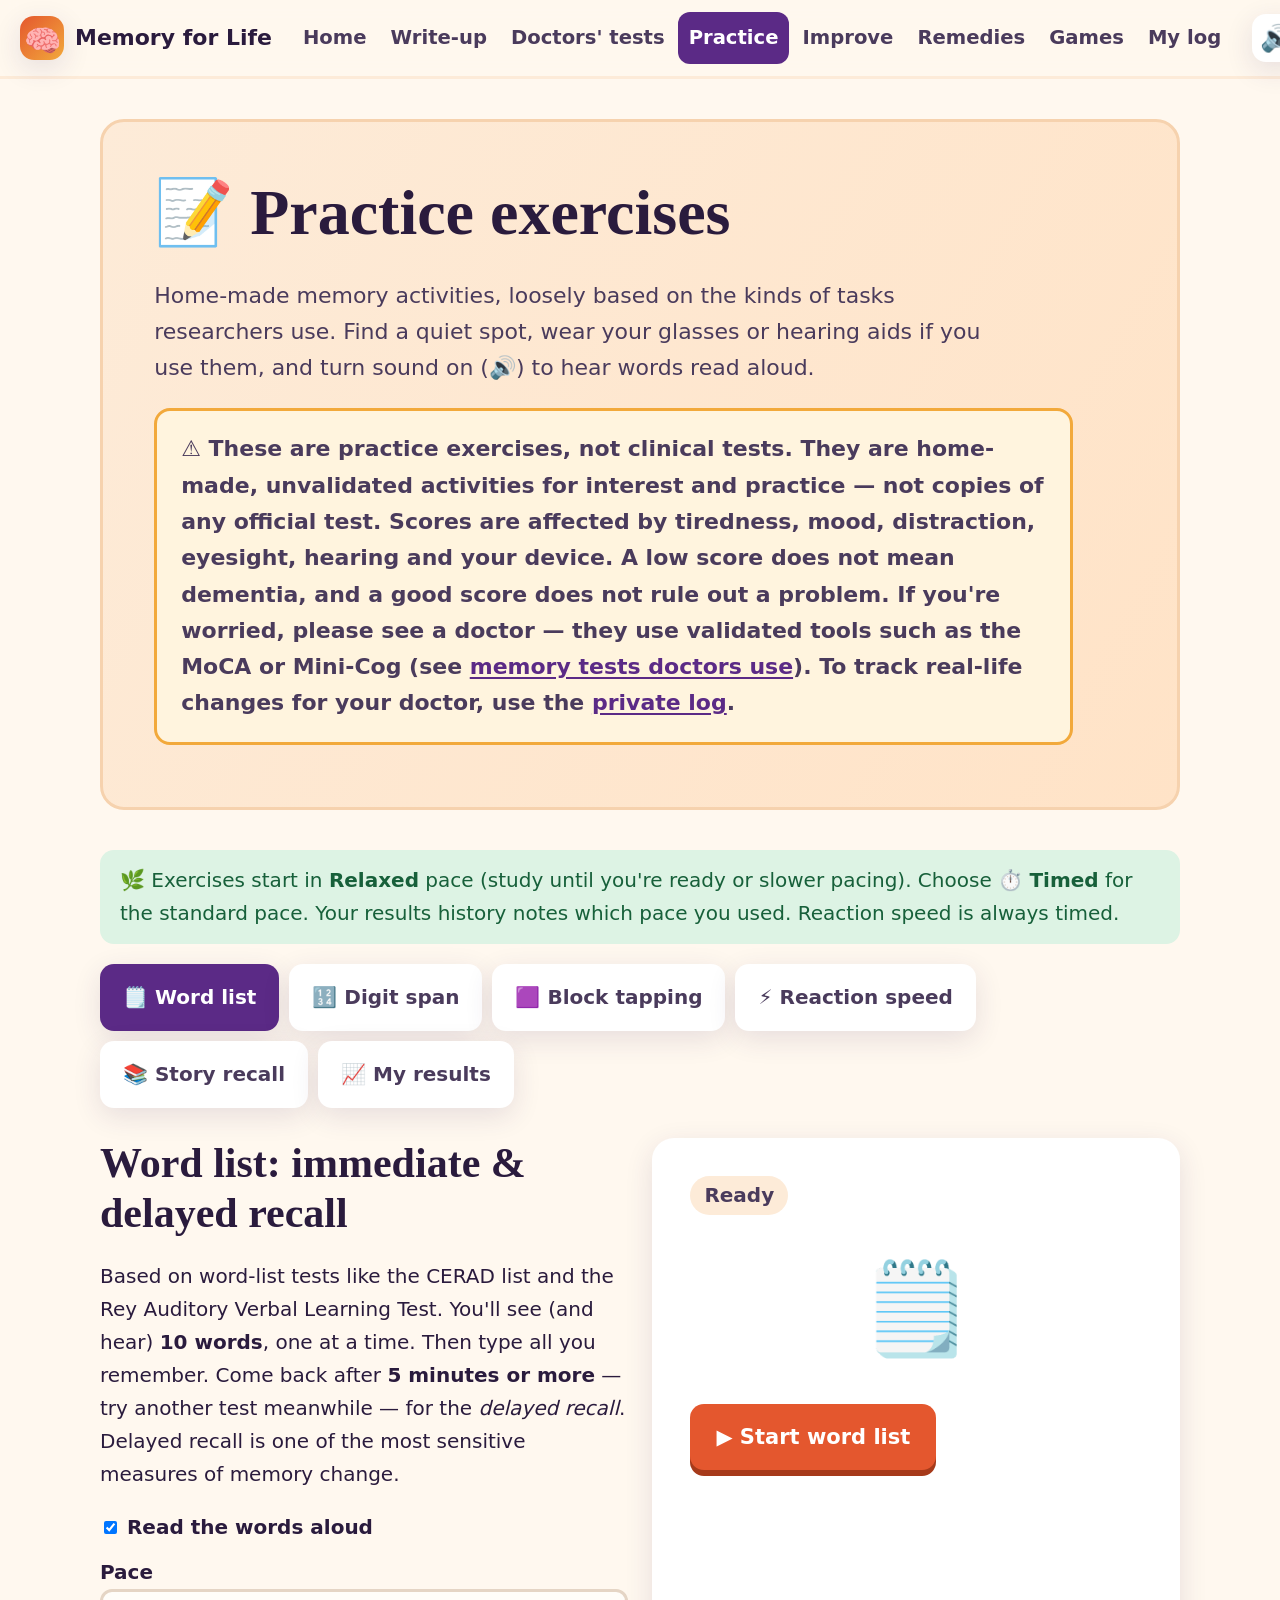
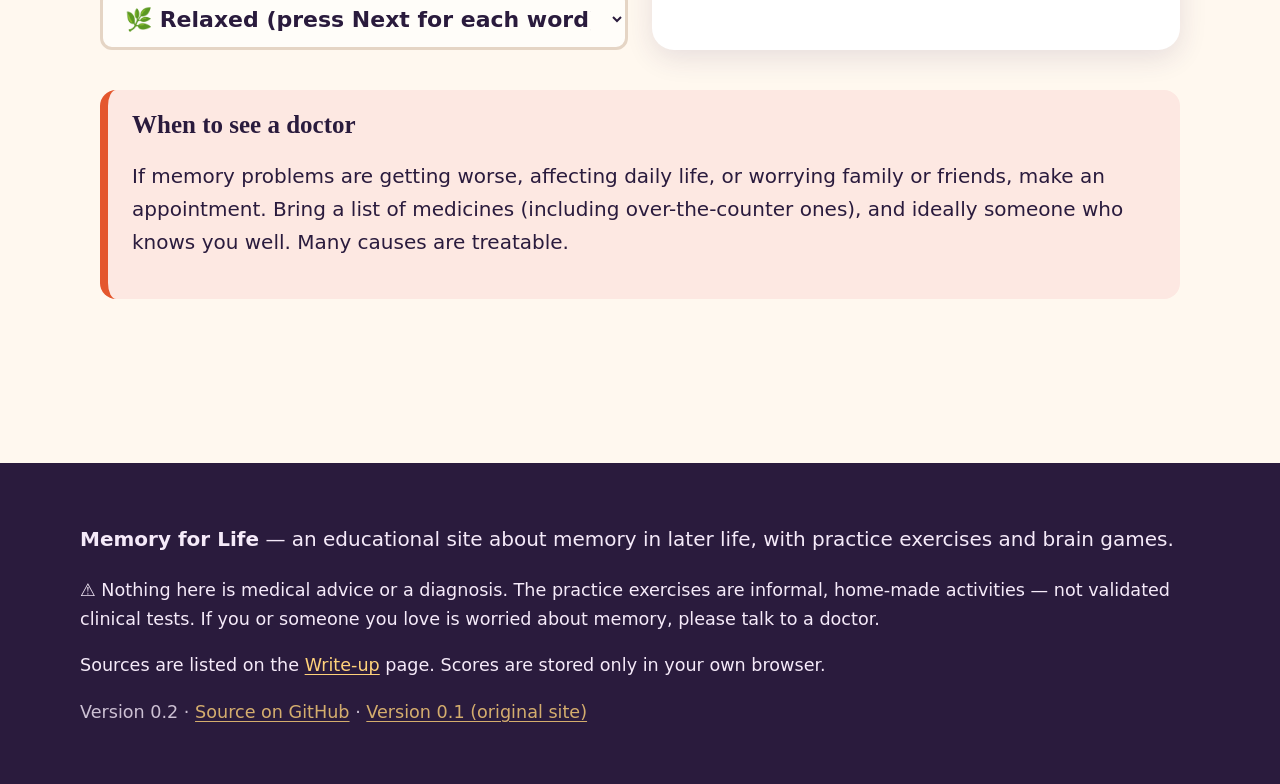
<file: tests.html>
<!doctype html>
<html lang="en">
<head>
<meta charset="utf-8"><meta name="viewport" content="width=device-width,initial-scale=1">
<title>Practice exercises — word recall, digit span, block tapping | Memory for Life</title>
<meta name="description" content="Free, informal memory practice exercises (not clinical tests): word-list immediate and delayed recall, digit span, Corsi block tapping, reaction time and story recall.">
<link rel="icon" href="data:image/svg+xml,<svg xmlns='http://www.w3.org/2000/svg' viewBox='0 0 100 100'><text y='.9em' font-size='90'>🧠</text></svg>">
<link rel="stylesheet" href="css/style.css">
</head>
<body>
<header id="site-header"></header>
<main id="main">
<section class="page-hero">
  <h1>📝 Practice exercises</h1>
  <p>Home-made memory activities, loosely based on the kinds of tasks researchers use. Find a quiet spot, wear your glasses or hearing aids if you use them, and turn sound on (🔊) to hear words read aloud.</p>
  <p class="disclaimer" role="note">⚠️ <strong>These are practice exercises, not clinical tests.</strong> They are home-made, unvalidated activities for interest and practice — not copies of any official test. Scores are affected by tiredness, mood, distraction, eyesight, hearing and your device. A low score does not mean dementia, and a good score does not rule out a problem. If you're worried, please see a doctor — they use validated tools such as the MoCA or Mini-Cog (see <a href="clinical-tests.html">memory tests doctors use</a>). To track real-life changes for your doctor, use the <a href="log.html">private log</a>.</p>
</section>

<p class="pace-note">🌿 Exercises start in <strong>Relaxed</strong> pace (study until you're ready or slower pacing). Choose ⏱️ <strong>Timed</strong> for the standard pace. Your results history notes which pace you used. Reaction speed is always timed.</p>
<div class="tabs" role="tablist" aria-label="Practice exercises">
  <button class="tab" role="tab" aria-selected="true" aria-controls="t-words">🗒️ Word list</button>
  <button class="tab" role="tab" aria-selected="false" aria-controls="t-digits">🔢 Digit span</button>
  <button class="tab" role="tab" aria-selected="false" aria-controls="t-corsi">🟪 Block tapping</button>
  <button class="tab" role="tab" aria-selected="false" aria-controls="t-react">⚡ Reaction speed</button>
  <button class="tab" role="tab" aria-selected="false" aria-controls="t-story">📚 Story recall</button>
  <button class="tab" role="tab" aria-selected="false" aria-controls="t-history">📈 My results</button>
</div>

<!-- WORD LIST -->
<section id="t-words" class="panel active" role="tabpanel">
  <div class="grid c2">
    <div>
      <h2 style="margin-top:0">Word list: immediate &amp; delayed recall</h2>
      <p>Based on word-list tests like the CERAD list and the Rey Auditory Verbal Learning Test. You'll see (and hear) <strong>10 words</strong>, one at a time. Then type all you remember. Come back after <strong>5 minutes or more</strong> — try another test meanwhile — for the <em>delayed recall</em>. Delayed recall is one of the most sensitive measures of memory change.</p>
      <label><input type="checkbox" id="w-speak" checked> Read the words aloud</label>
      <label class="pace" style="display:block;margin-top:.6rem">Pace <select id="w-pace"><option value="relaxed">🌿 Relaxed (press Next for each word)</option><option value="timed">⏱️ Timed (2 seconds per word)</option></select></label>
    </div>
    <div class="stage" id="w-stage">
      <div class="hud"><span class="pill" id="w-status">Ready</span></div>
      <div class="big" id="w-show" aria-live="polite">🗒️</div>
      <div id="w-input" hidden>
        <label for="w-answer">Type every word you remember, separated by spaces or commas:</label>
        <textarea id="w-answer" autocomplete="off" spellcheck="false"></textarea>
        <div class="btn-row"><button class="btn teal" id="w-check">✔ Check my words</button></div>
      </div>
      <div class="btn-row ready-row" id="w-ready"></div>
      <div class="btn-row" id="w-startrow"><button class="btn" id="w-start">▶ Start word list</button></div>
      <div id="w-result"></div>
      <div id="w-delayed" class="callout" hidden>
        <strong>Delayed recall</strong> — time since you learned the list: <span id="w-elapsed">0:00</span>
        <p class="small muted">Best after at least 5 minutes. Don't look back at the list!</p>
        <button class="btn plum" id="w-delay-btn">🕰️ Do delayed recall now</button>
      </div>
    </div>
  </div>
</section>

<!-- DIGIT SPAN -->
<section id="t-digits" class="panel" role="tabpanel">
  <div class="grid c2">
    <div>
      <h2 style="margin-top:0">Digit span</h2>
      <p>Numbers appear one at a time (slower in Relaxed pace). Type them back. Each success adds a digit; two misses at the same length ends the test.</p>
      <ul><li><strong>Forward</strong> measures short-term memory and attention.</li><li><strong>Backward</strong> (type them in reverse order) measures working memory — holding and rearranging information. Backward spans are usually shorter than forward.</li></ul>
      <label for="d-mode">Mode: </label>
      <select id="d-mode"><option value="f">Forward</option><option value="b">Backward</option></select>
      <label style="display:block;margin-top:.6rem"><input type="checkbox" id="d-speak" checked> Say the digits aloud</label>
      <label class="pace" style="display:block;margin-top:.6rem">Pace <select id="d-pace"><option value="relaxed">🌿 Relaxed (slower: 1 digit every 1.9 s)</option><option value="timed">⏱️ Timed (standard: 1 digit per second)</option></select></label>
      <p class="small muted">There is never a time limit for typing your answer.</p>
    </div>
    <div class="stage">
      <div class="hud"><span class="pill" id="d-len">Length: –</span><span class="pill" id="d-best">Best: –</span></div>
      <div class="big" id="d-show" aria-live="polite">🔢</div>
      <form id="d-form" hidden><label for="d-answer" id="d-prompt">Type the digits:</label>
        <input type="text" id="d-answer" inputmode="numeric" autocomplete="off">
        <div class="btn-row"><button class="btn teal" type="submit">✔ Submit</button></div></form>
      <div class="btn-row"><button class="btn" id="d-start">▶ Start digit span</button></div>
      <div id="d-result"></div>
    </div>
  </div>
</section>

<!-- CORSI -->
<section id="t-corsi" class="panel" role="tabpanel">
  <div class="grid c2">
    <div>
      <h2 style="margin-top:0">Block tapping (Corsi-style)</h2>
      <p>Blocks light up one by one with a tone. When they stop, tap the blocks <strong>in the same order</strong>. This is a visual-spatial version of digit span. Sequences start at 2 blocks and grow; two misses at one length ends the test.</p>
      <label class="pace" style="display:block;margin-top:.6rem">Pace <select id="c-pace"><option value="relaxed">🌿 Relaxed (slower blocks)</option><option value="timed">⏱️ Timed (standard speed)</option></select></label>
      <p class="small muted">There is never a time limit for tapping your answer.</p>
    </div>
    <div class="stage">
      <div class="hud"><span class="pill" id="c-len">Length: –</span><span class="pill" id="c-status">Ready</span></div>
      <div class="corsi" id="c-board" aria-label="Block board"></div>
      <div class="btn-row"><button class="btn" id="c-start">▶ Start block tapping</button></div>
      <div id="c-result"></div>
    </div>
  </div>
</section>

<!-- REACTION -->
<section id="t-react" class="panel" role="tabpanel">
  <div class="grid c2">
    <div>
      <h2 style="margin-top:0">Reaction speed</h2>
      <p>Processing speed tends to slow with age, and it affects how well we take in new information. It was one of the abilities trained in the ACTIVE study, where benefits lasted 10 years.<sup><a href="writeup.html#ref11">[11]</a></sup></p>
      <p><span class="pill">⏱️ Timed by design</span> This exercise measures speed, so it has no relaxed mode.</p>
      <p>Tap the big button (or press the <kbd>Space</kbd> bar) to start. When it turns <strong style="color:var(--green)">green</strong>, tap as fast as you can. 5 tries.</p>
    </div>
    <div class="stage">
      <div class="hud"><span class="pill" id="r-trial">Try 0 / 5</span></div>
      <button class="react-pad" id="r-pad">Tap here to start</button>
      <div id="r-result"></div>
    </div>
  </div>
</section>

<!-- STORY -->
<section id="t-story" class="panel" role="tabpanel">
  <div class="grid c2">
    <div>
      <h2 style="margin-top:0">Story recall</h2>
      <p>Like the "Logical Memory" tasks used by neuropsychologists. Read (or listen to) a short story <strong>once</strong>, then retell it in your own words. You score a point for each of the 20 "idea units" you include. Come back later for delayed recall.</p>
      <label><input type="checkbox" id="s-speak" checked> Read the story aloud</label>
      <p><span class="pill ok">🌿 Untimed</span> Read at your own pace, then press "I've read it".</p>
    </div>
    <div class="stage">
      <div id="s-story" class="callout" hidden></div>
      <div id="s-input" hidden><label for="s-answer">Retell the story with as much detail as you can:</label><textarea id="s-answer" spellcheck="false"></textarea>
        <div class="btn-row"><button class="btn teal" id="s-check">✔ Score my retelling</button></div></div>
      <div class="btn-row"><button class="btn" id="s-start">▶ Show the story</button><button class="btn plum" id="s-done" hidden>I've read it — hide story</button></div>
      <div id="s-result"></div>
      <div id="s-delayed" class="callout" hidden>Delayed story recall — time since reading: <span id="s-elapsed">0:00</span><br><button class="btn plum" id="s-delay-btn" style="margin-top:.5rem">🕰️ Retell it again now</button></div>
    </div>
  </div>
</section>

<!-- HISTORY -->
<section id="t-history" class="panel" role="tabpanel">
  <h2 style="margin-top:0">📈 My results</h2>
  <p>Your results are saved only in this browser. The most useful comparison is <strong>you against yourself</strong> over weeks and months — under similar conditions (same time of day, same device).</p>
  <div class="table-wrap"><table><thead><tr><th>Test</th><th>Date</th><th>Result</th></tr></thead><tbody id="h-body"></tbody></table></div>
  <div class="btn-row"><button class="btn ghost" id="h-clear">🗑 Clear my test history</button></div>
</section>

<section class="callout alert" style="margin-top:2rem"><h3 style="margin-top:0">When to see a doctor</h3><p>If memory problems are getting worse, affecting daily life, or worrying family or friends, make an appointment. Bring a list of medicines (including over-the-counter ones), and ideally someone who knows you well. Many causes are treatable.</p></section>
</main>
<footer id="site-footer"></footer>
<script src="js/common.js"></script>
<script src="js/tests.js"></script>
</body>
</html>
</file>
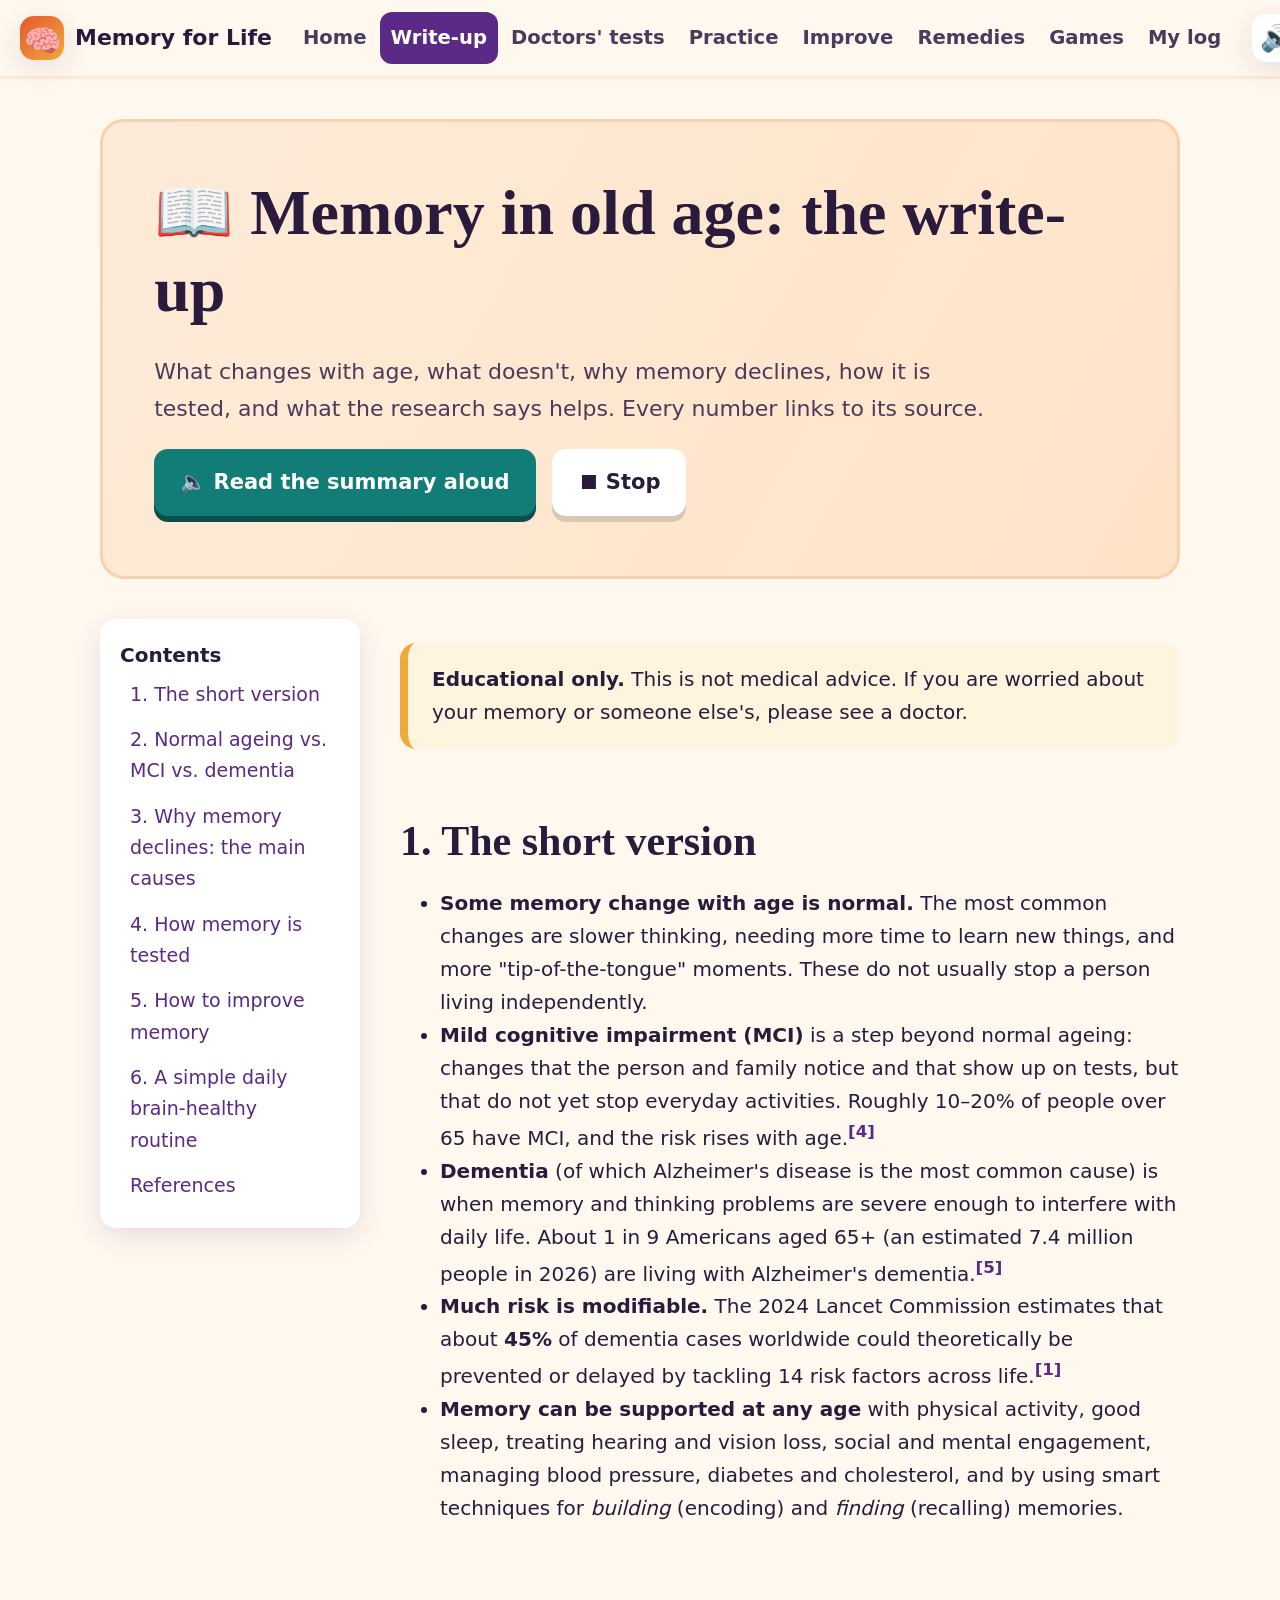
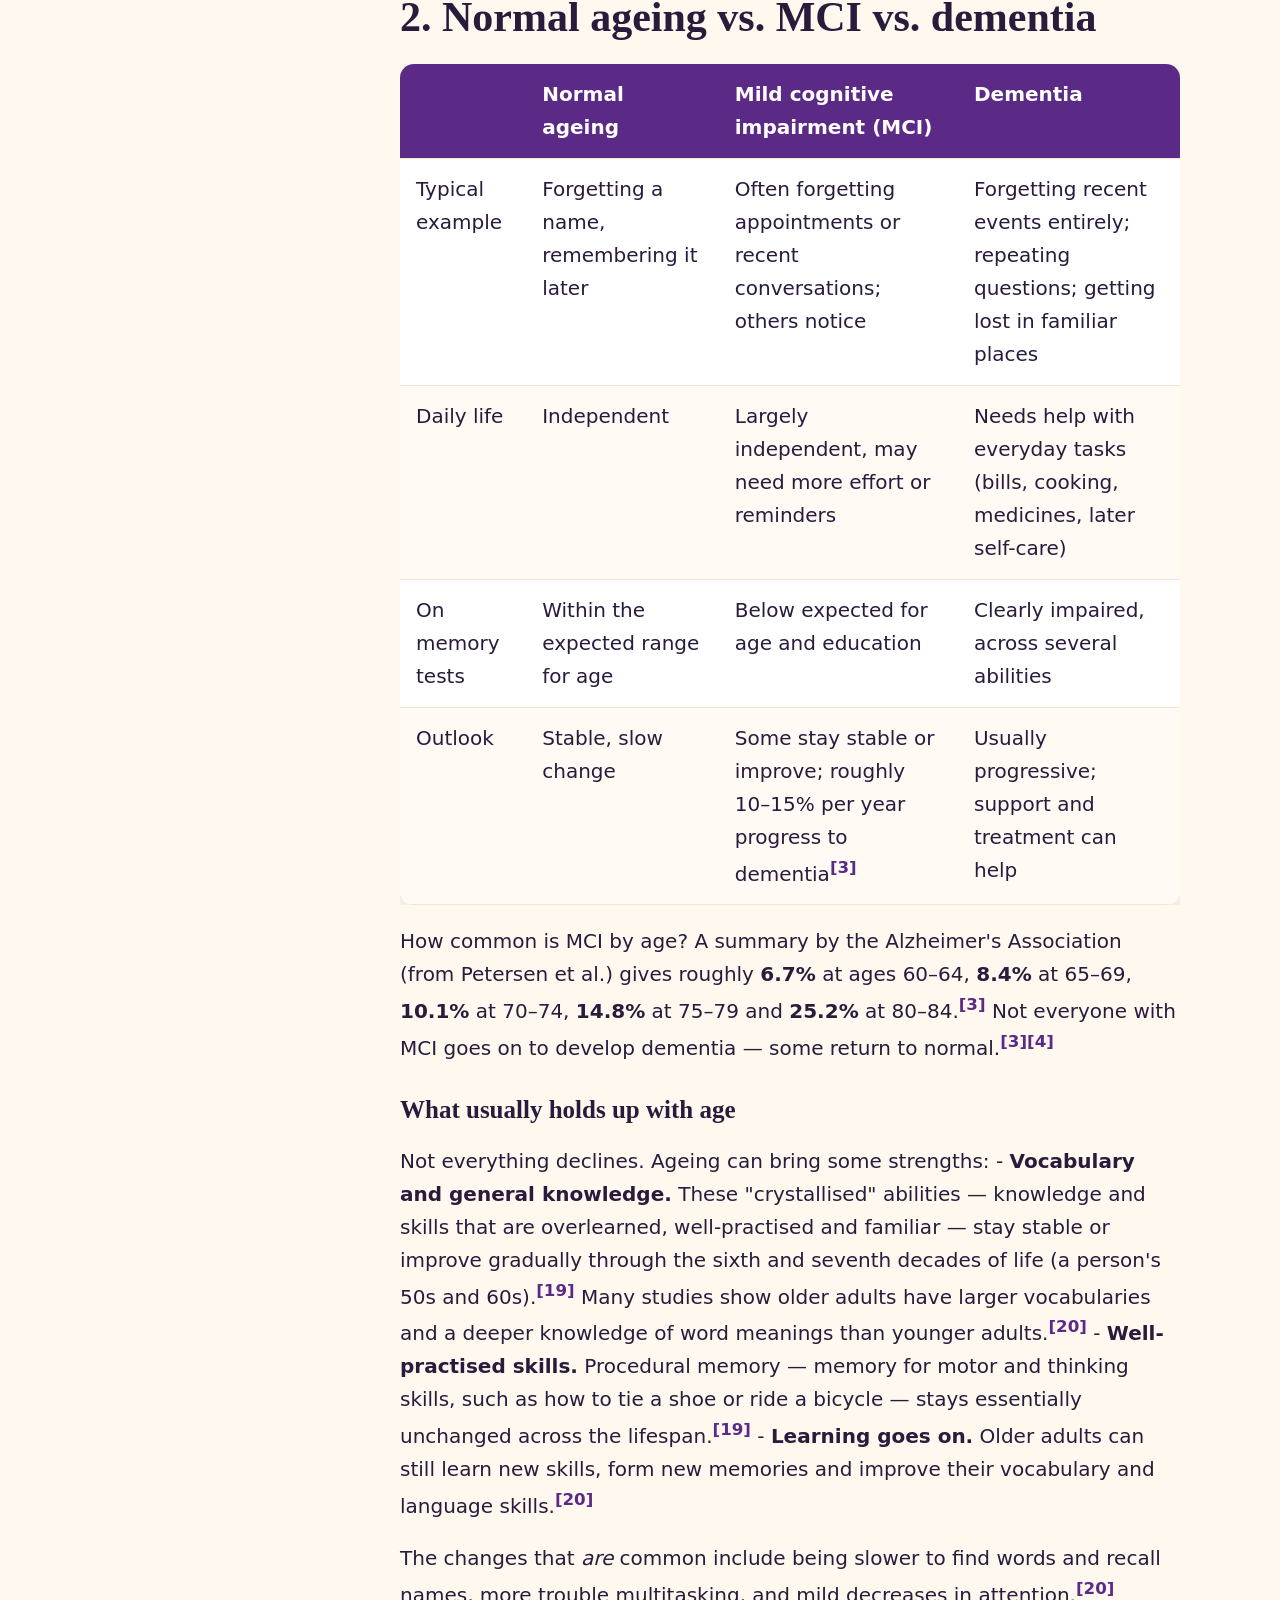
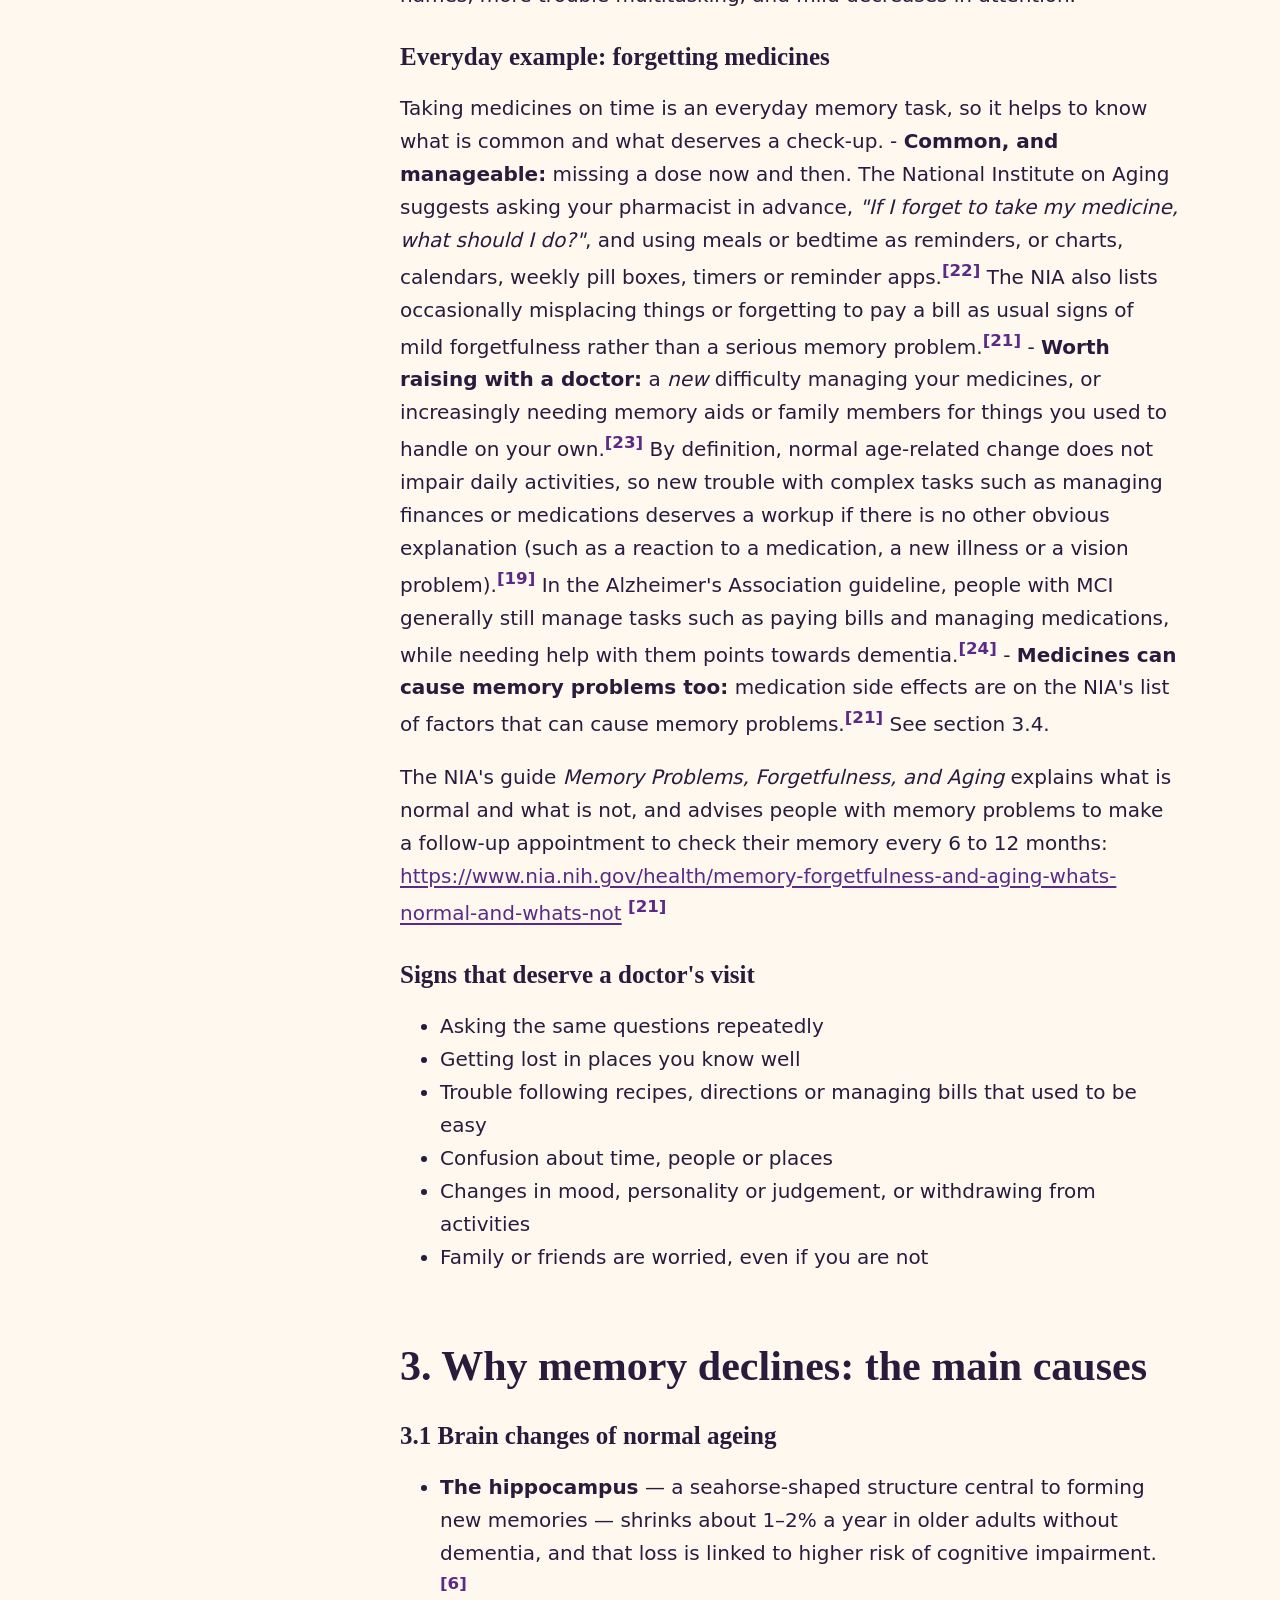
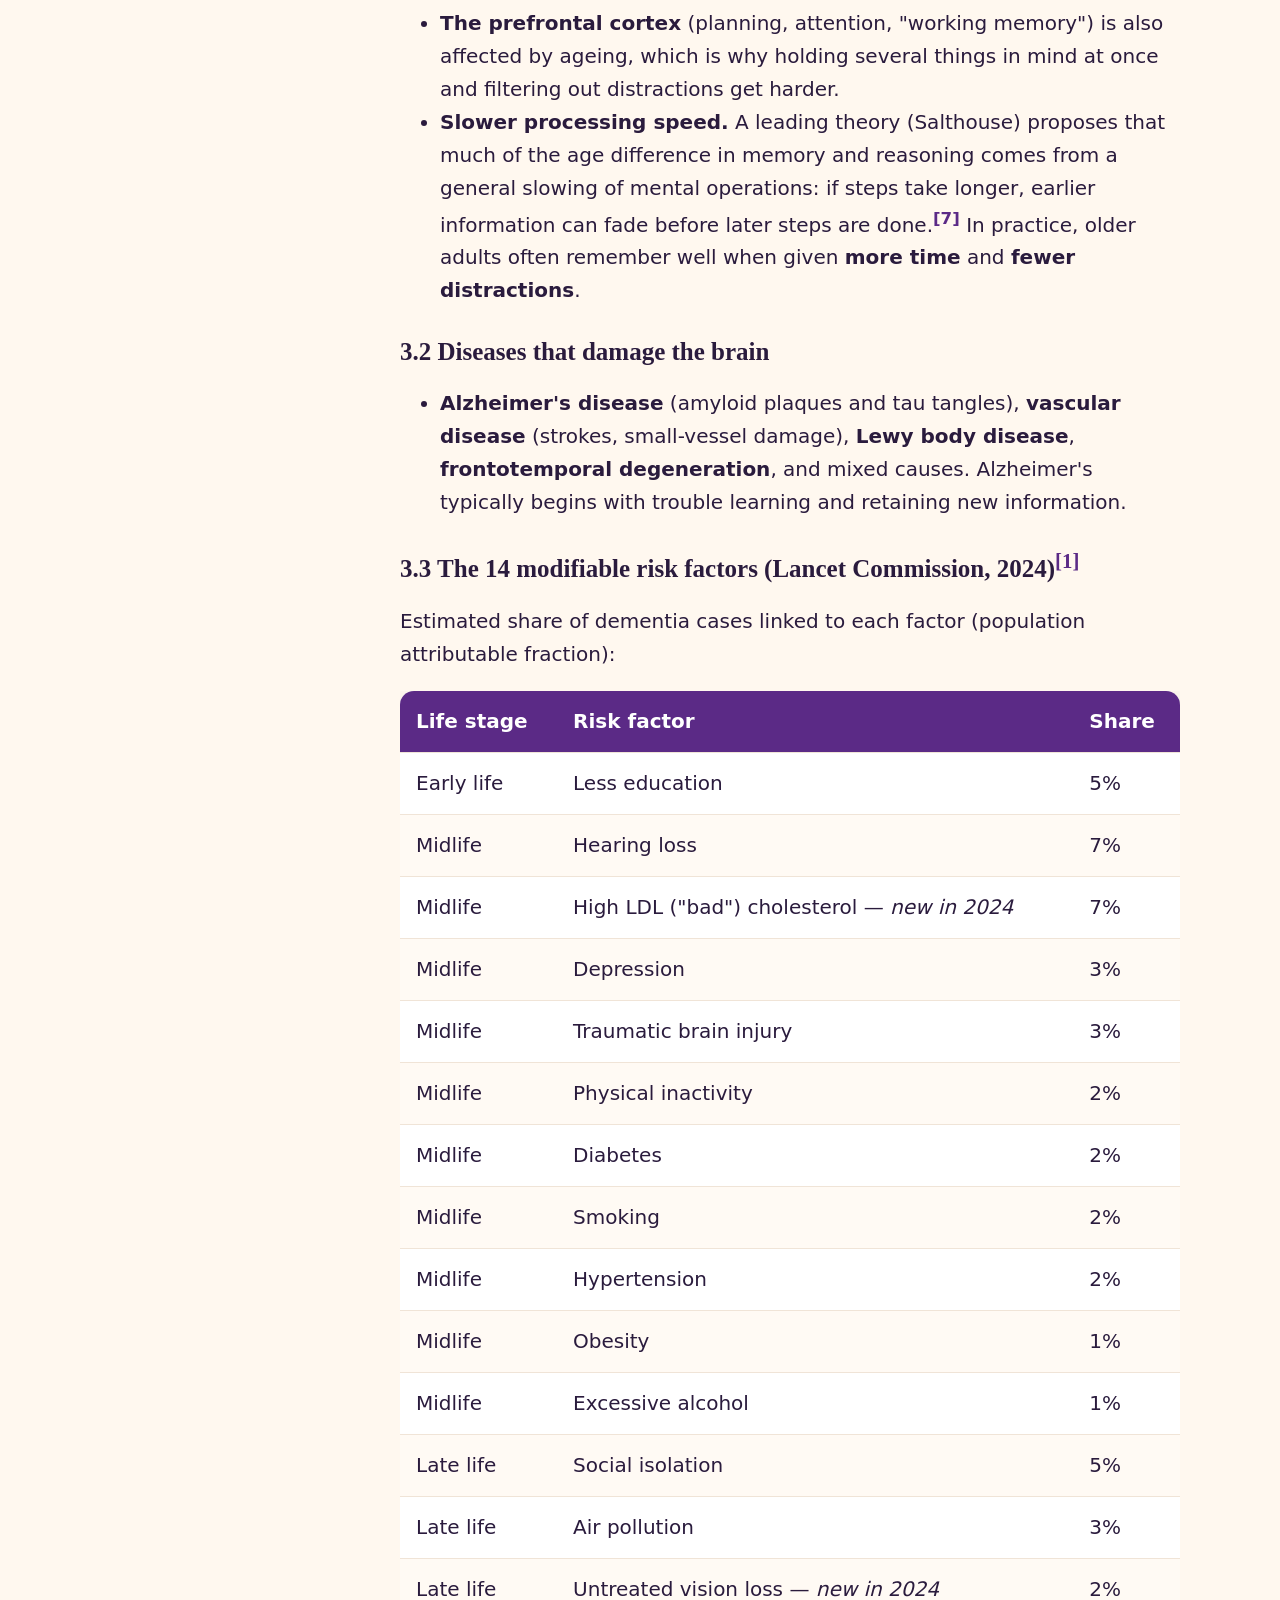
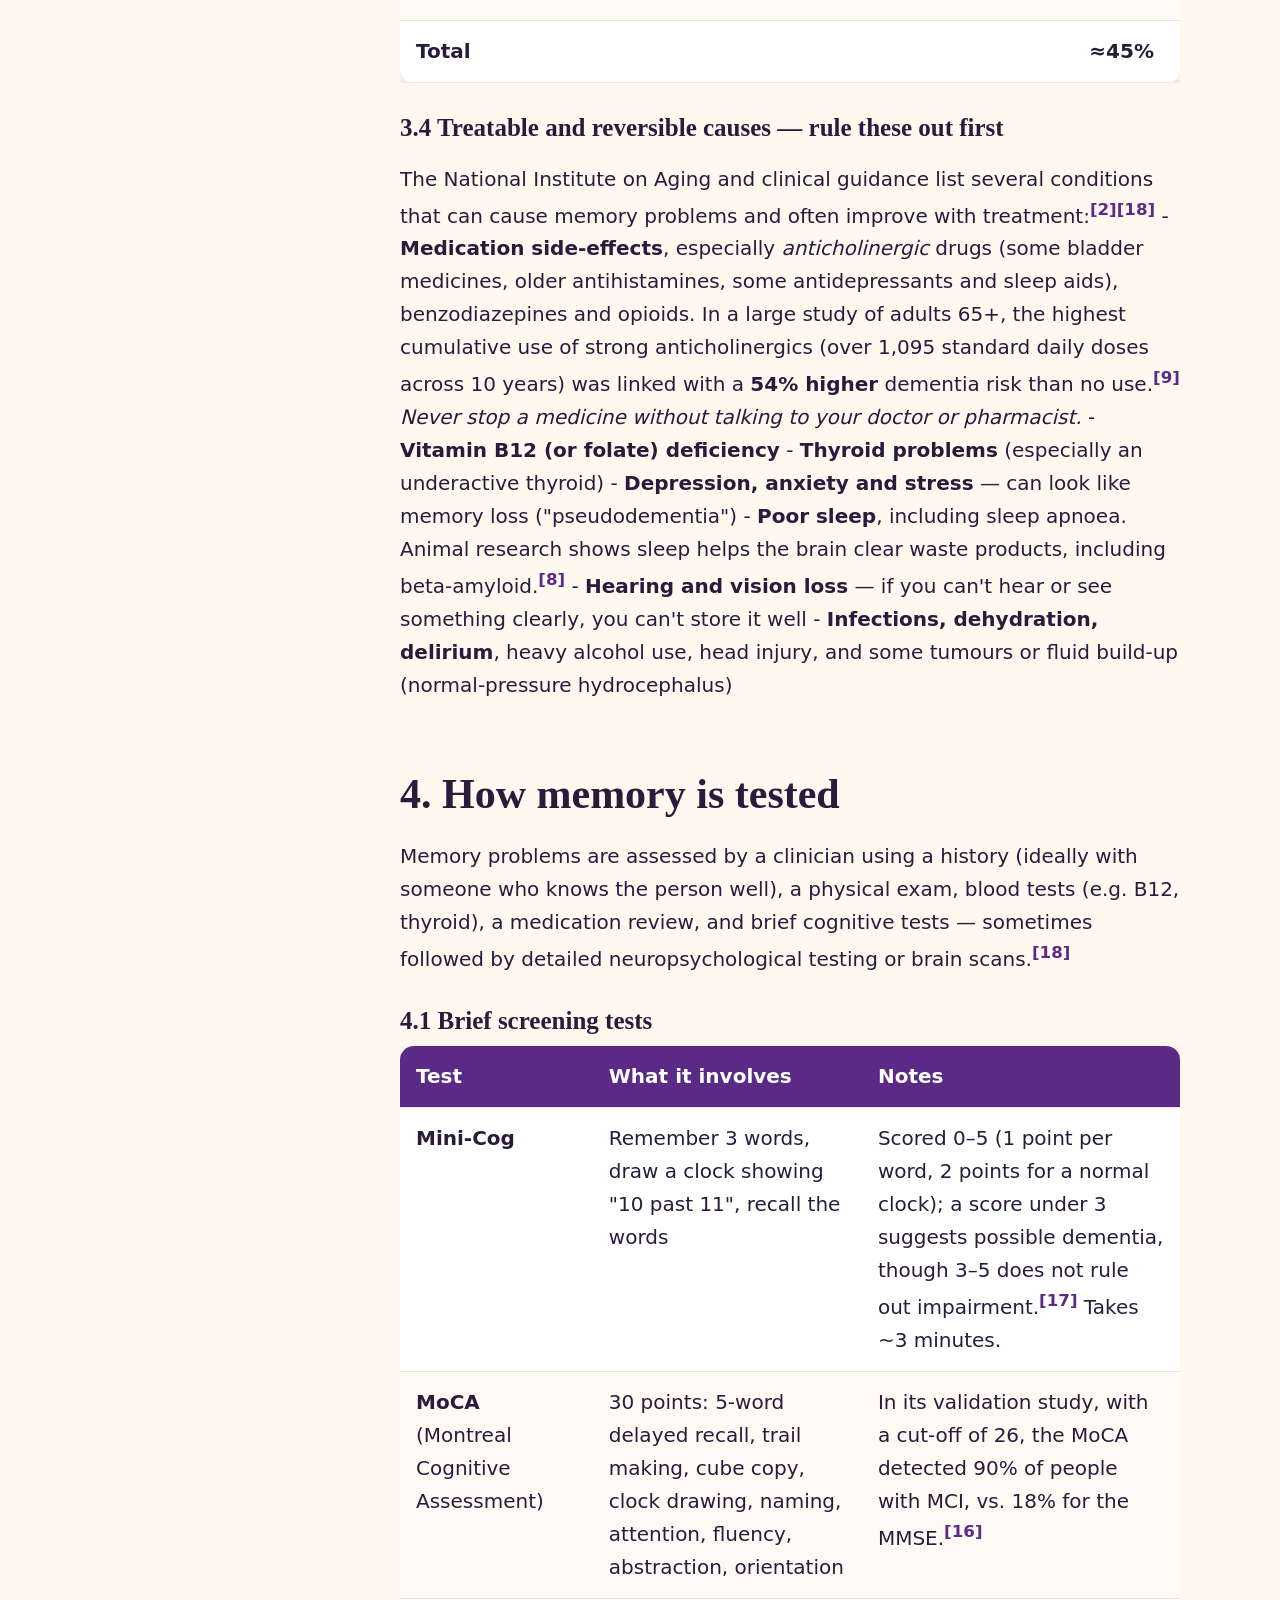
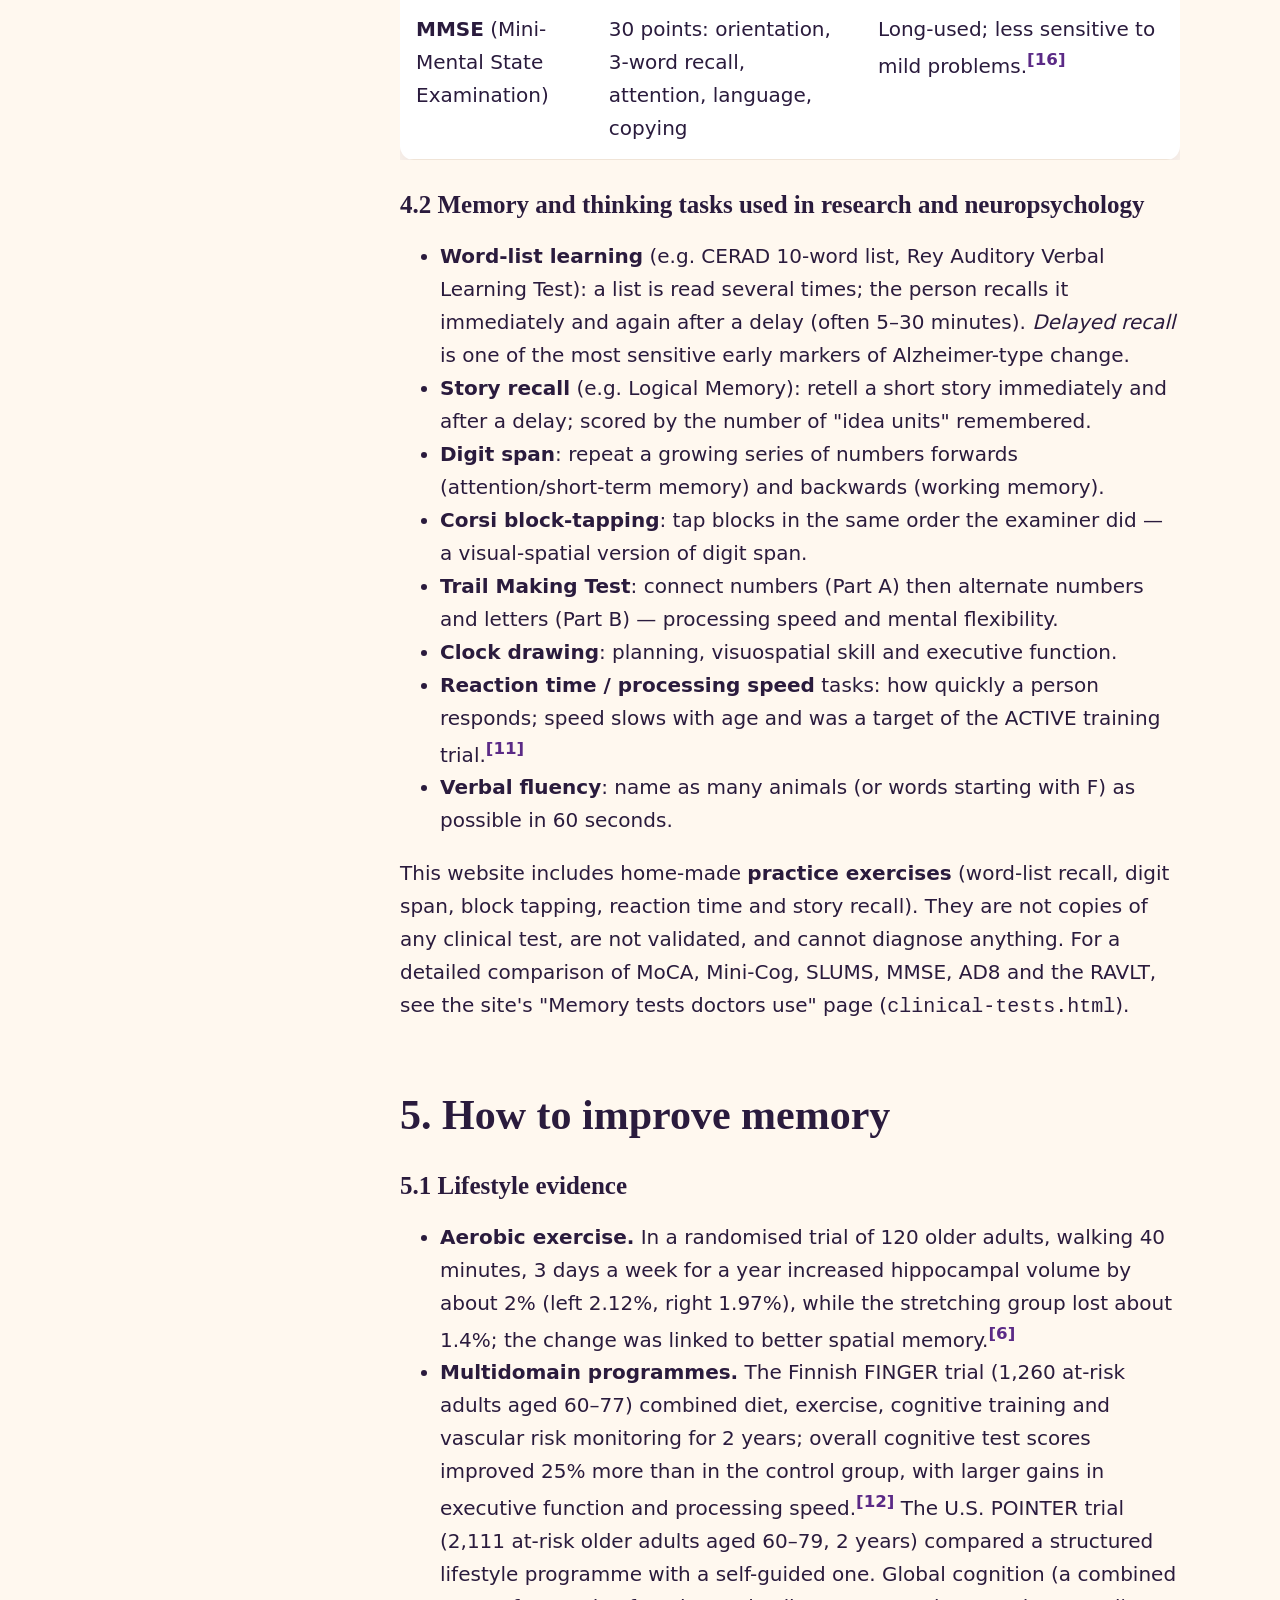
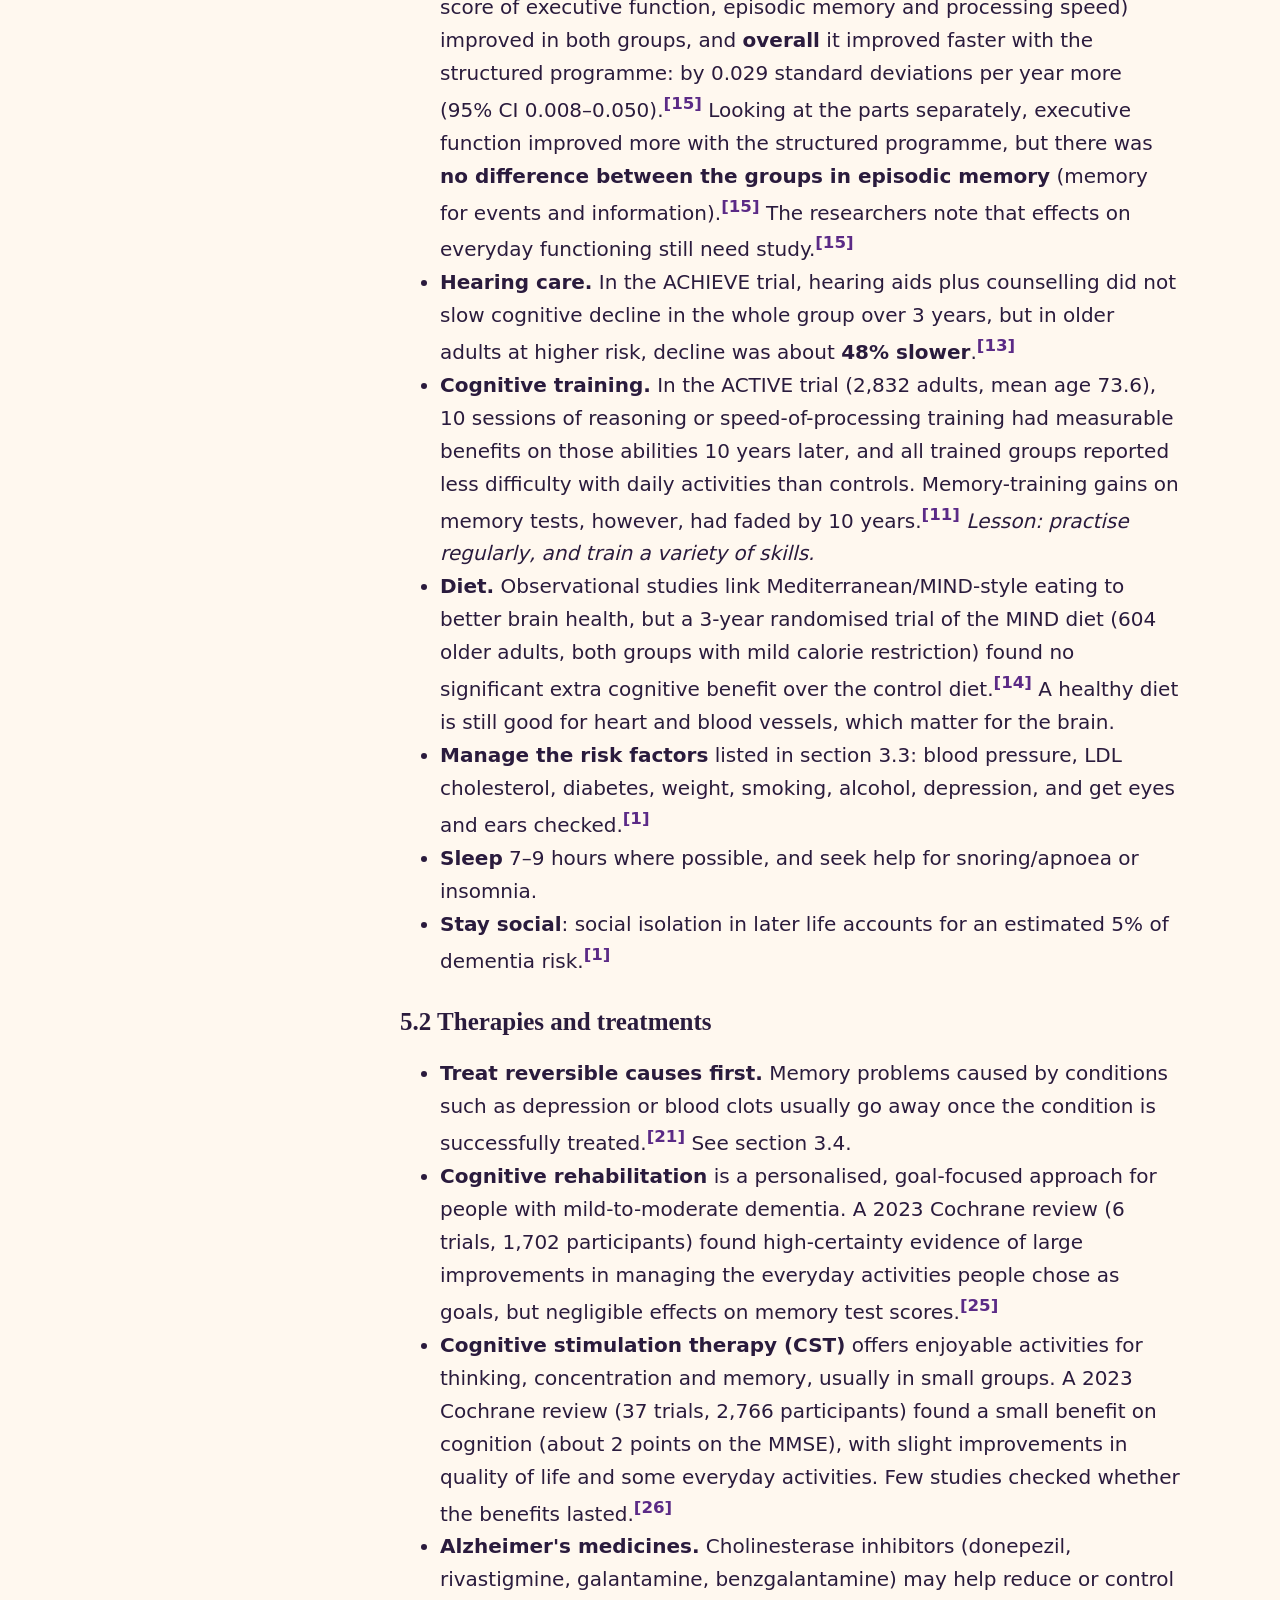
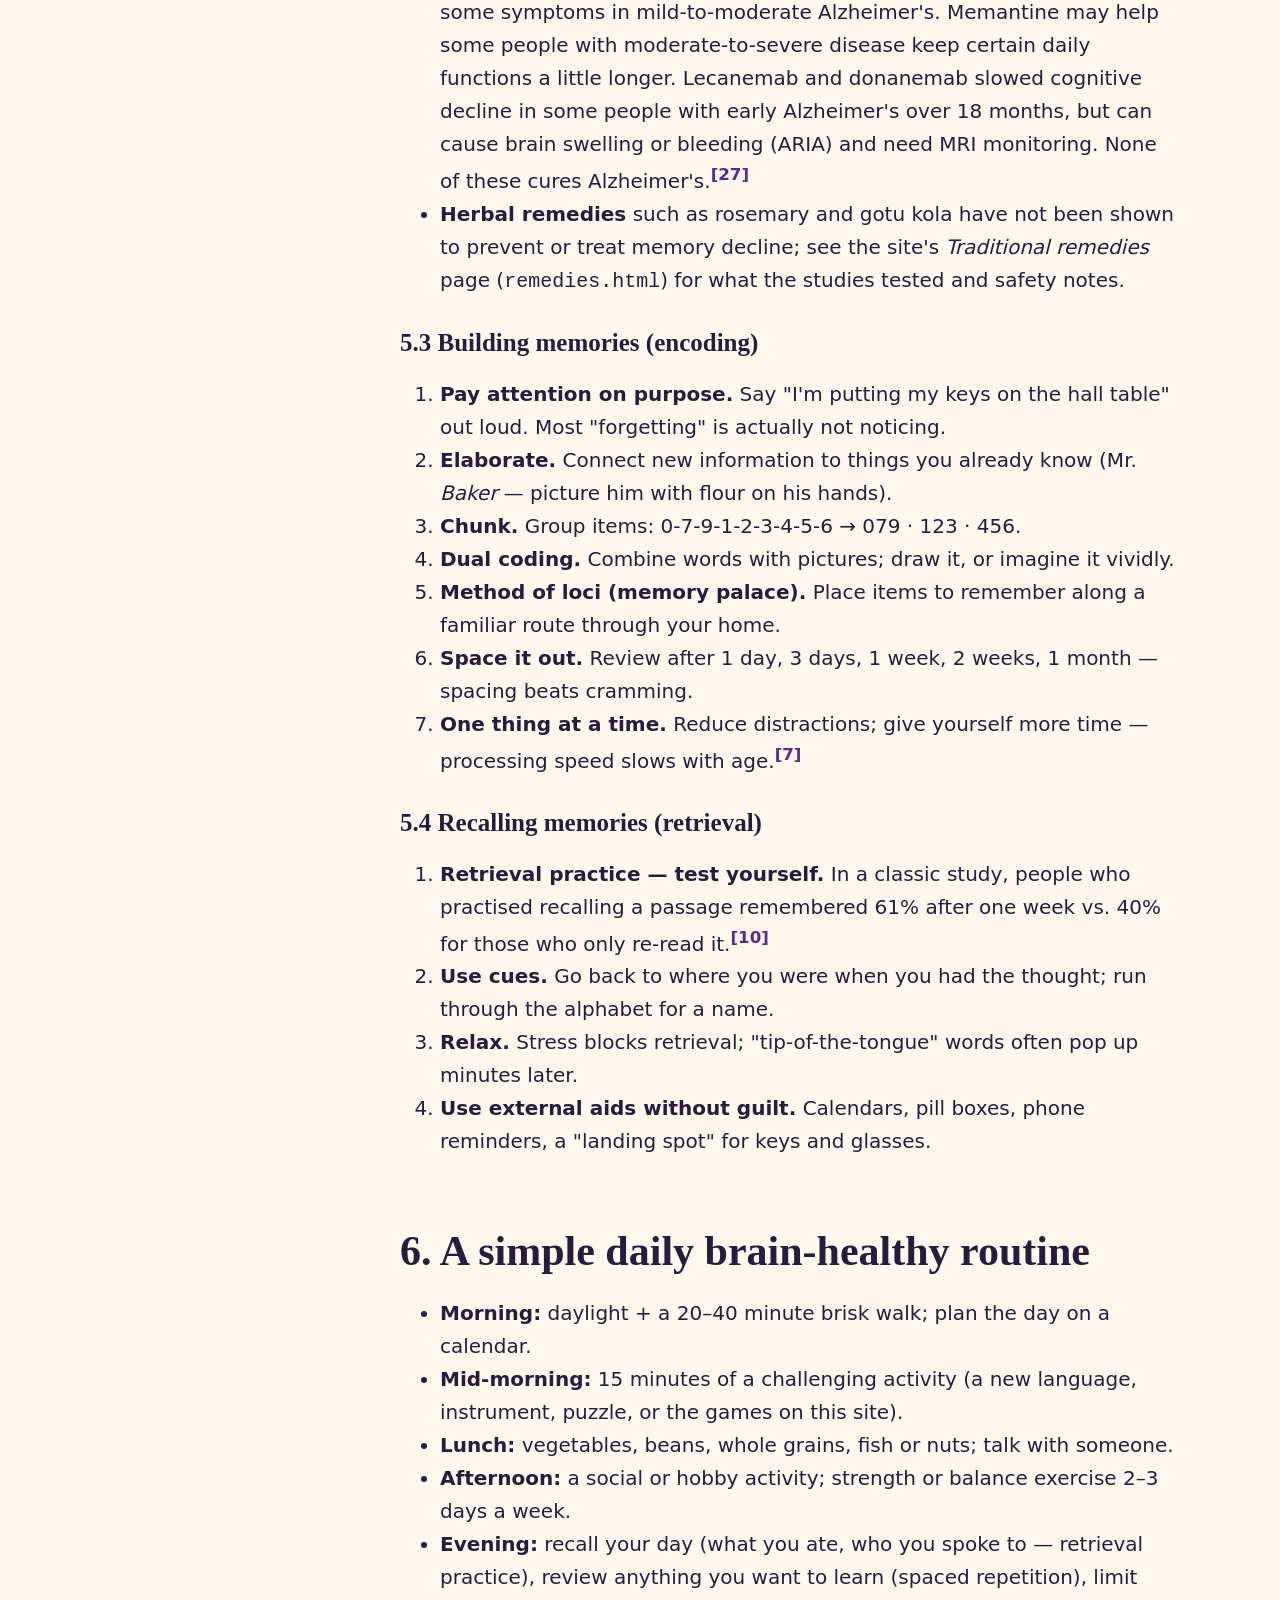
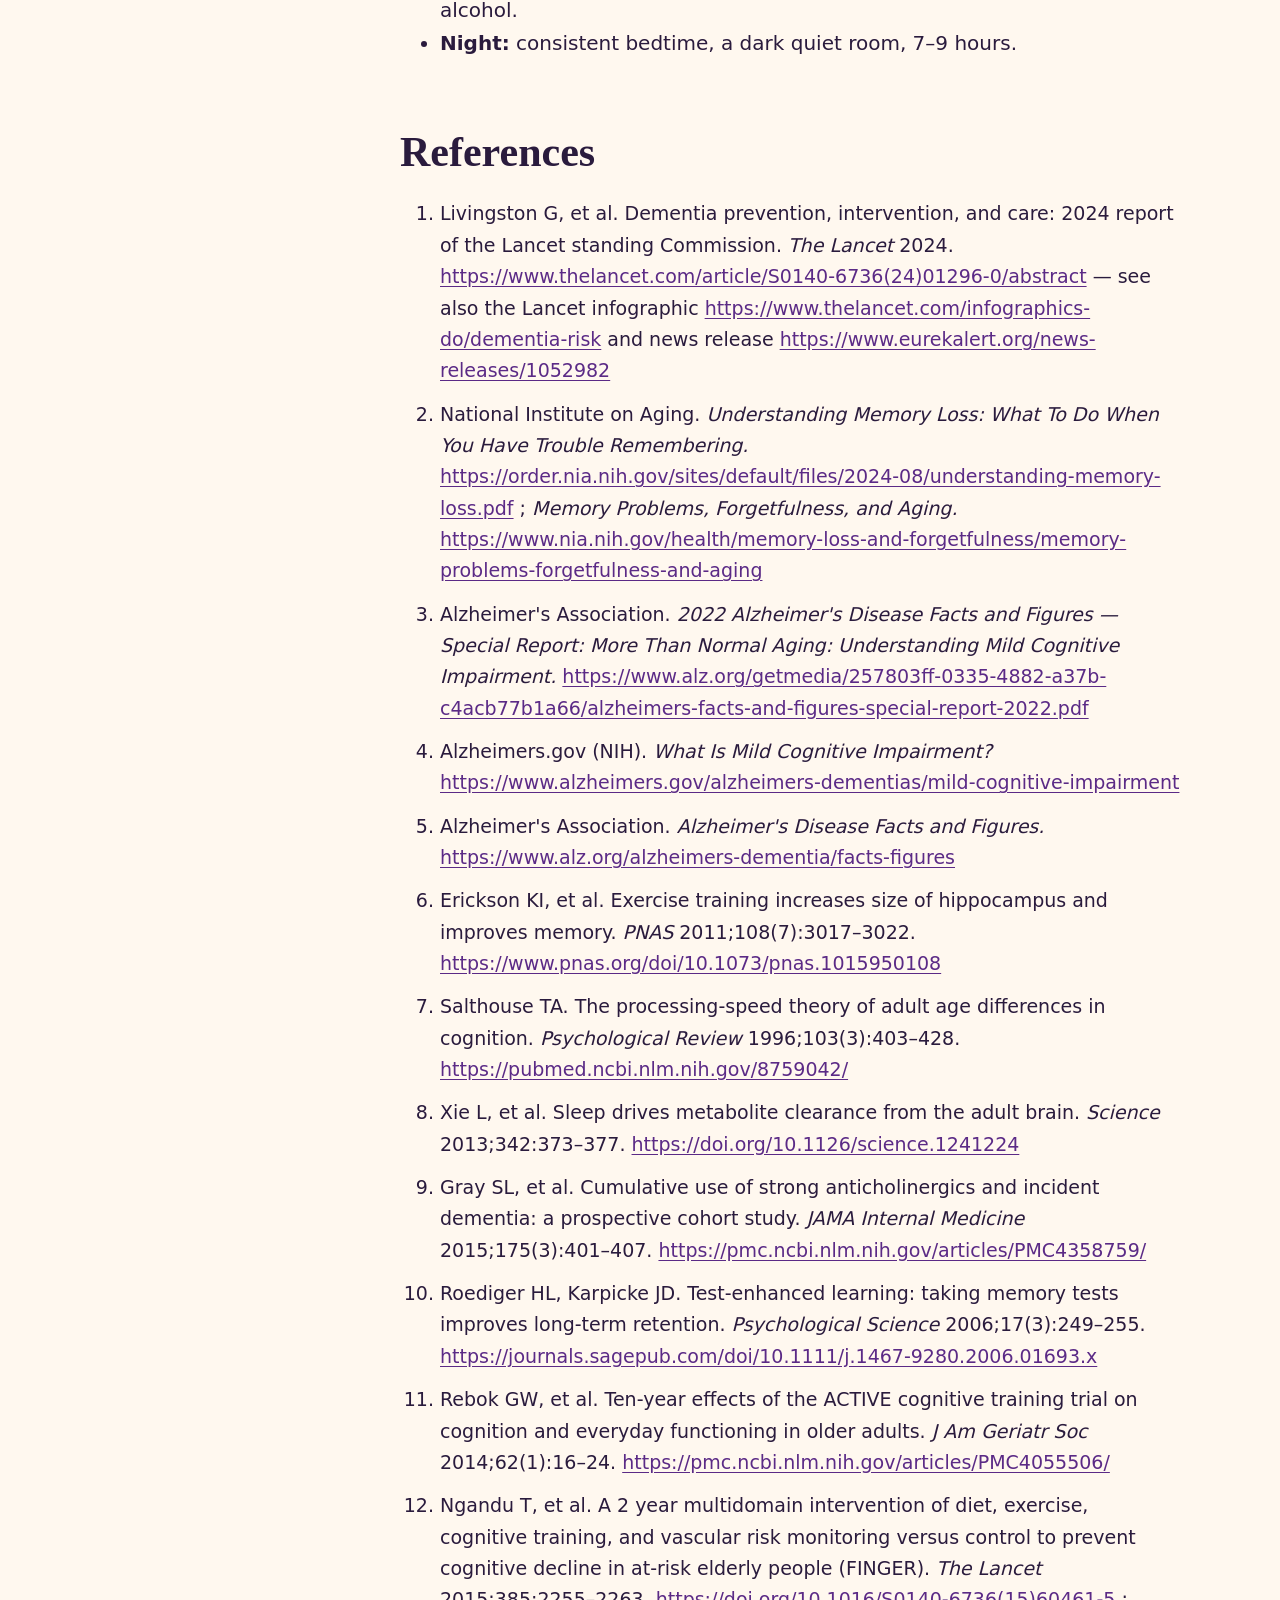
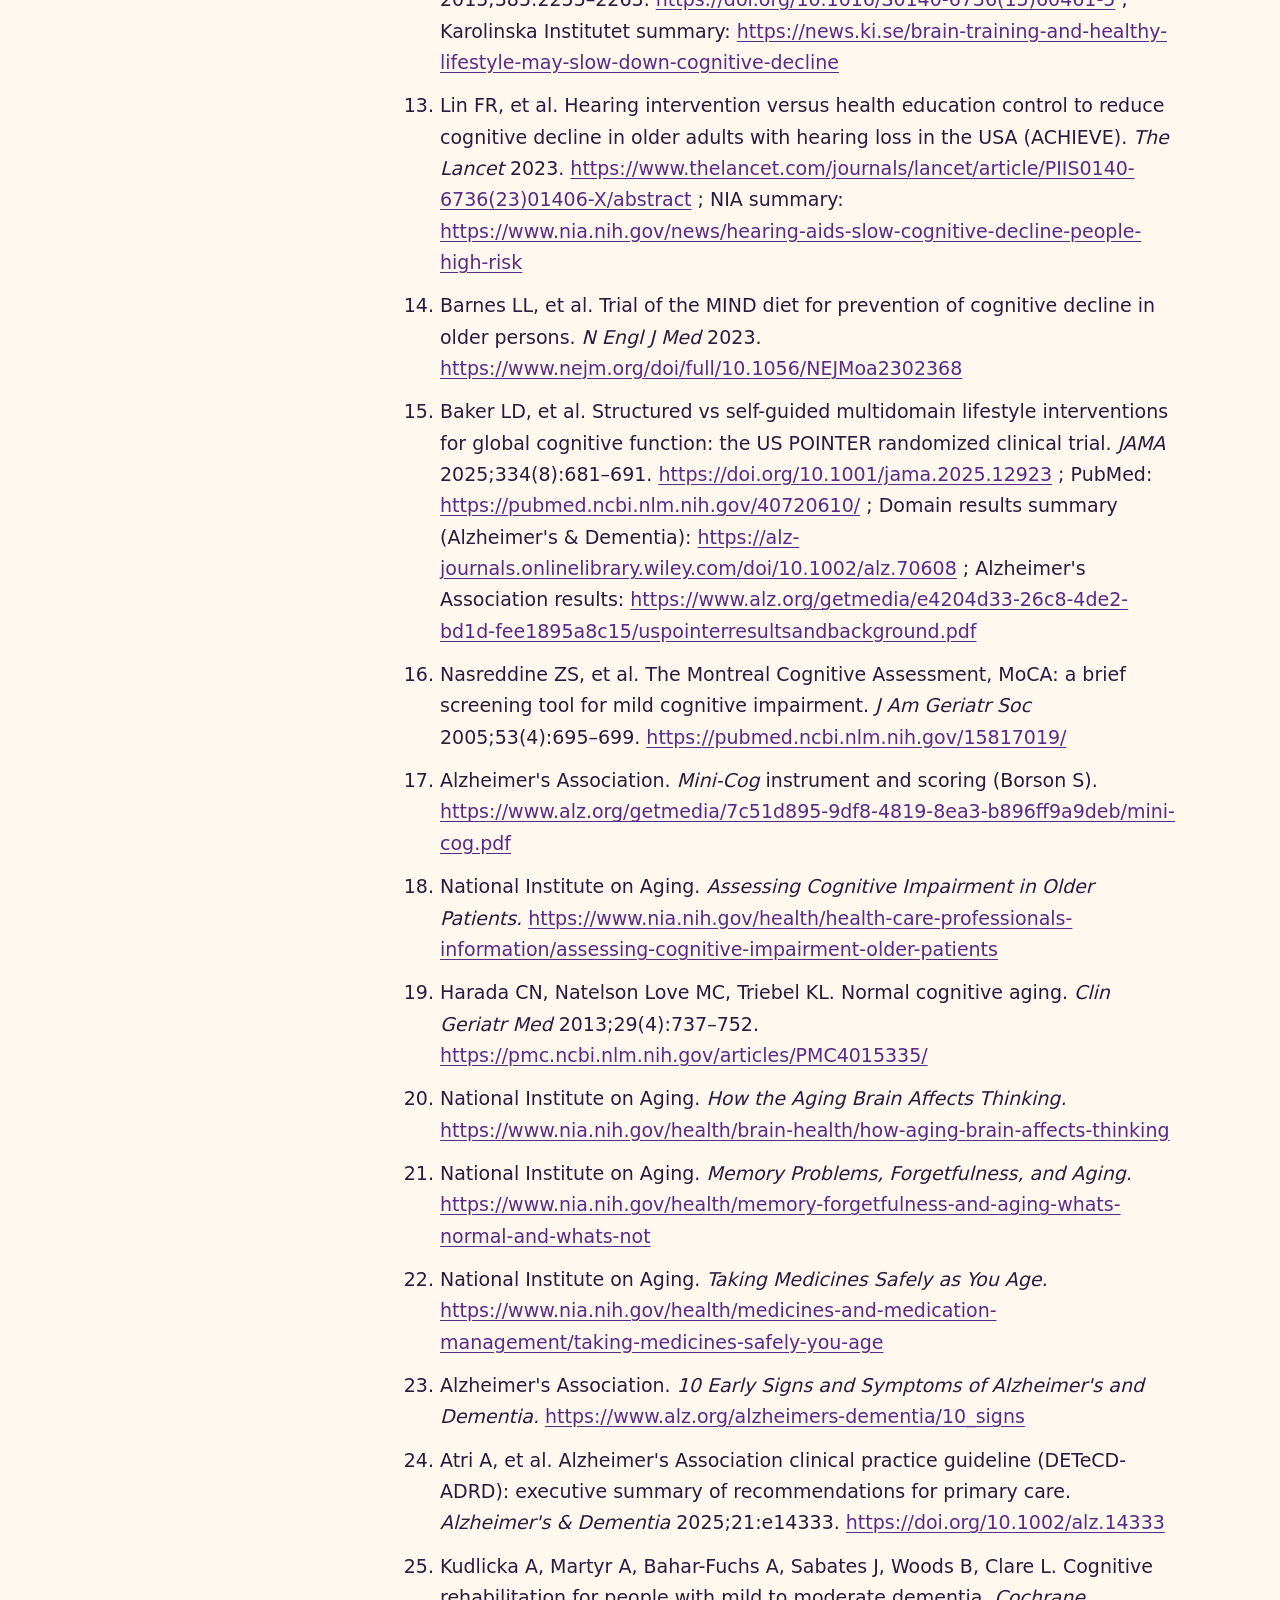
<file: writeup.html>
<!doctype html>
<html lang="en"><head><meta charset="utf-8"><meta name="viewport" content="width=device-width,initial-scale=1">
<title>Write-up: Memory in Old Age — causes, tests, improvement | Memory for Life</title>
<meta name="description" content="Evidence-based write-up on memory decline in older age: normal ageing vs MCI vs dementia, causes, testing methods, and ways to improve memory, with references.">
<link rel="icon" href="data:image/svg+xml,<svg xmlns='http://www.w3.org/2000/svg' viewBox='0 0 100 100'><text y='.9em' font-size='90'>🧠</text></svg>">
<link rel="stylesheet" href="css/style.css"></head>
<body><header id="site-header"></header>
<main id="main">
<section class="page-hero"><h1>📖 Memory in old age: the write-up</h1>
<p>What changes with age, what doesn't, why memory declines, how it is tested, and what the research says helps. Every number links to its source.</p>
<div class="btn-row"><button class="btn teal" id="readAloud">🔈 Read the summary aloud</button><button class="btn ghost" id="stopRead">⏹ Stop</button></div></section>
<div class="article"><nav class="toc" aria-label="Contents"><strong>Contents</strong><a href="#1-the-short-version">1. The short version</a><a href="#2-normal-ageing-vs-mci-vs-dementia">2. Normal ageing vs. MCI vs. dementia</a><a href="#3-why-memory-declines-the-main-causes">3. Why memory declines: the main causes</a><a href="#4-how-memory-is-tested">4. How memory is tested</a><a href="#5-how-to-improve-memory">5. How to improve memory</a><a href="#6-a-simple-daily-brain-healthy-routine">6. A simple daily brain-healthy routine</a><a href="#references">References</a></nav>
<article class="content">
<p class="callout warn"><strong>Educational only.</strong> This is not medical advice. If you are worried about your memory or someone else's, please see a doctor.</p>
<h2 id="1-the-short-version" class="reveal">1. The short version</h2>
<ul>
<li><strong>Some memory change with age is normal.</strong> The most common changes are slower thinking, needing more time to learn new things, and more "tip-of-the-tongue" moments. These do not usually stop a person living independently.</li>
<li><strong>Mild cognitive impairment (MCI)</strong> is a step beyond normal ageing: changes that the person and family notice and that show up on tests, but that do not yet stop everyday activities. Roughly 10–20% of people over 65 have MCI, and the risk rises with age.<sup><a href="#ref4">[4]</a></sup></li>
<li><strong>Dementia</strong> (of which Alzheimer's disease is the most common cause) is when memory and thinking problems are severe enough to interfere with daily life. About 1 in 9 Americans aged 65+ (an estimated 7.4 million people in 2026) are living with Alzheimer's dementia.<sup><a href="#ref5">[5]</a></sup></li>
<li><strong>Much risk is modifiable.</strong> The 2024 Lancet Commission estimates that about <strong>45%</strong> of dementia cases worldwide could theoretically be prevented or delayed by tackling 14 risk factors across life.<sup><a href="#ref1">[1]</a></sup></li>
<li><strong>Memory can be supported at any age</strong> with physical activity, good sleep, treating hearing and vision loss, social and mental engagement, managing blood pressure, diabetes and cholesterol, and by using smart techniques for <em>building</em> (encoding) and <em>finding</em> (recalling) memories.</li>
</ul>
<h2 id="2-normal-ageing-vs-mci-vs-dementia" class="reveal">2. Normal ageing vs. MCI vs. dementia</h2>
<div class="table-wrap"><table>
<thead>
<tr>
<th></th>
<th>Normal ageing</th>
<th>Mild cognitive impairment (MCI)</th>
<th>Dementia</th>
</tr>
</thead>
<tbody>
<tr>
<td>Typical example</td>
<td>Forgetting a name, remembering it later</td>
<td>Often forgetting appointments or recent conversations; others notice</td>
<td>Forgetting recent events entirely; repeating questions; getting lost in familiar places</td>
</tr>
<tr>
<td>Daily life</td>
<td>Independent</td>
<td>Largely independent, may need more effort or reminders</td>
<td>Needs help with everyday tasks (bills, cooking, medicines, later self-care)</td>
</tr>
<tr>
<td>On memory tests</td>
<td>Within the expected range for age</td>
<td>Below expected for age and education</td>
<td>Clearly impaired, across several abilities</td>
</tr>
<tr>
<td>Outlook</td>
<td>Stable, slow change</td>
<td>Some stay stable or improve; roughly 10–15% per year progress to dementia<sup><a href="#ref3">[3]</a></sup></td>
<td>Usually progressive; support and treatment can help</td>
</tr>
</tbody>
</table></div>
<p>How common is MCI by age? A summary by the Alzheimer's Association (from Petersen et al.) gives roughly <strong>6.7%</strong> at ages 60–64, <strong>8.4%</strong> at 65–69, <strong>10.1%</strong> at 70–74, <strong>14.8%</strong> at 75–79 and <strong>25.2%</strong> at 80–84.<sup><a href="#ref3">[3]</a></sup> Not everyone with MCI goes on to develop dementia — some return to normal.<sup><a href="#ref3">[3]</a></sup><sup><a href="#ref4">[4]</a></sup></p>
<h3>What usually holds up with age</h3>
<p>Not everything declines. Ageing can bring some strengths:
- <strong>Vocabulary and general knowledge.</strong> These "crystallised" abilities — knowledge and skills that are overlearned, well-practised and familiar — stay stable or improve gradually through the sixth and seventh decades of life (a person's 50s and 60s).<sup><a href="#ref19">[19]</a></sup> Many studies show older adults have larger vocabularies and a deeper knowledge of word meanings than younger adults.<sup><a href="#ref20">[20]</a></sup>
- <strong>Well-practised skills.</strong> Procedural memory — memory for motor and thinking skills, such as how to tie a shoe or ride a bicycle — stays essentially unchanged across the lifespan.<sup><a href="#ref19">[19]</a></sup>
- <strong>Learning goes on.</strong> Older adults can still learn new skills, form new memories and improve their vocabulary and language skills.<sup><a href="#ref20">[20]</a></sup></p>
<p>The changes that <em>are</em> common include being slower to find words and recall names, more trouble multitasking, and mild decreases in attention.<sup><a href="#ref20">[20]</a></sup></p>
<h3>Everyday example: forgetting medicines</h3>
<p>Taking medicines on time is an everyday memory task, so it helps to know what is common and what deserves a check-up.
- <strong>Common, and manageable:</strong> missing a dose now and then. The National Institute on Aging suggests asking your pharmacist in advance, <em>"If I forget to take my medicine, what should I do?"</em>, and using meals or bedtime as reminders, or charts, calendars, weekly pill boxes, timers or reminder apps.<sup><a href="#ref22">[22]</a></sup> The NIA also lists occasionally misplacing things or forgetting to pay a bill as usual signs of mild forgetfulness rather than a serious memory problem.<sup><a href="#ref21">[21]</a></sup>
- <strong>Worth raising with a doctor:</strong> a <em>new</em> difficulty managing your medicines, or increasingly needing memory aids or family members for things you used to handle on your own.<sup><a href="#ref23">[23]</a></sup> By definition, normal age-related change does not impair daily activities, so new trouble with complex tasks such as managing finances or medications deserves a workup if there is no other obvious explanation (such as a reaction to a medication, a new illness or a vision problem).<sup><a href="#ref19">[19]</a></sup> In the Alzheimer's Association guideline, people with MCI generally still manage tasks such as paying bills and managing medications, while needing help with them points towards dementia.<sup><a href="#ref24">[24]</a></sup>
- <strong>Medicines can cause memory problems too:</strong> medication side effects are on the NIA's list of factors that can cause memory problems.<sup><a href="#ref21">[21]</a></sup> See section 3.4.</p>
<p>The NIA's guide <em>Memory Problems, Forgetfulness, and Aging</em> explains what is normal and what is not, and advises people with memory problems to make a follow-up appointment to check their memory every 6 to 12 months: <a href="https://www.nia.nih.gov/health/memory-forgetfulness-and-aging-whats-normal-and-whats-not" target="_blank" rel="noopener">https://www.nia.nih.gov/health/memory-forgetfulness-and-aging-whats-normal-and-whats-not</a> <sup><a href="#ref21">[21]</a></sup></p>
<h3>Signs that deserve a doctor's visit</h3>
<ul>
<li>Asking the same questions repeatedly</li>
<li>Getting lost in places you know well</li>
<li>Trouble following recipes, directions or managing bills that used to be easy</li>
<li>Confusion about time, people or places</li>
<li>Changes in mood, personality or judgement, or withdrawing from activities</li>
<li>Family or friends are worried, even if you are not</li>
</ul>
<h2 id="3-why-memory-declines-the-main-causes" class="reveal">3. Why memory declines: the main causes</h2>
<h3>3.1 Brain changes of normal ageing</h3>
<ul>
<li><strong>The hippocampus</strong> — a seahorse-shaped structure central to forming new memories — shrinks about 1–2% a year in older adults without dementia, and that loss is linked to higher risk of cognitive impairment.<sup><a href="#ref6">[6]</a></sup></li>
<li><strong>The prefrontal cortex</strong> (planning, attention, "working memory") is also affected by ageing, which is why holding several things in mind at once and filtering out distractions get harder.</li>
<li><strong>Slower processing speed.</strong> A leading theory (Salthouse) proposes that much of the age difference in memory and reasoning comes from a general slowing of mental operations: if steps take longer, earlier information can fade before later steps are done.<sup><a href="#ref7">[7]</a></sup> In practice, older adults often remember well when given <strong>more time</strong> and <strong>fewer distractions</strong>.</li>
</ul>
<h3>3.2 Diseases that damage the brain</h3>
<ul>
<li><strong>Alzheimer's disease</strong> (amyloid plaques and tau tangles), <strong>vascular disease</strong> (strokes, small-vessel damage), <strong>Lewy body disease</strong>, <strong>frontotemporal degeneration</strong>, and mixed causes. Alzheimer's typically begins with trouble learning and retaining new information.</li>
</ul>
<h3>3.3 The 14 modifiable risk factors (Lancet Commission, 2024)<sup><a href="#ref1">[1]</a></sup></h3>
<p>Estimated share of dementia cases linked to each factor (population attributable fraction):</p>
<div class="table-wrap"><table>
<thead>
<tr>
<th>Life stage</th>
<th>Risk factor</th>
<th>Share</th>
</tr>
</thead>
<tbody>
<tr>
<td>Early life</td>
<td>Less education</td>
<td>5%</td>
</tr>
<tr>
<td>Midlife</td>
<td>Hearing loss</td>
<td>7%</td>
</tr>
<tr>
<td>Midlife</td>
<td>High LDL ("bad") cholesterol — <em>new in 2024</em></td>
<td>7%</td>
</tr>
<tr>
<td>Midlife</td>
<td>Depression</td>
<td>3%</td>
</tr>
<tr>
<td>Midlife</td>
<td>Traumatic brain injury</td>
<td>3%</td>
</tr>
<tr>
<td>Midlife</td>
<td>Physical inactivity</td>
<td>2%</td>
</tr>
<tr>
<td>Midlife</td>
<td>Diabetes</td>
<td>2%</td>
</tr>
<tr>
<td>Midlife</td>
<td>Smoking</td>
<td>2%</td>
</tr>
<tr>
<td>Midlife</td>
<td>Hypertension</td>
<td>2%</td>
</tr>
<tr>
<td>Midlife</td>
<td>Obesity</td>
<td>1%</td>
</tr>
<tr>
<td>Midlife</td>
<td>Excessive alcohol</td>
<td>1%</td>
</tr>
<tr>
<td>Late life</td>
<td>Social isolation</td>
<td>5%</td>
</tr>
<tr>
<td>Late life</td>
<td>Air pollution</td>
<td>3%</td>
</tr>
<tr>
<td>Late life</td>
<td>Untreated vision loss — <em>new in 2024</em></td>
<td>2%</td>
</tr>
<tr>
<td><strong>Total</strong></td>
<td></td>
<td><strong>≈45%</strong></td>
</tr>
</tbody>
</table></div>
<h3>3.4 Treatable and reversible causes — rule these out first</h3>
<p>The National Institute on Aging and clinical guidance list several conditions that can cause memory problems and often improve with treatment:<sup><a href="#ref2">[2]</a></sup><sup><a href="#ref18">[18]</a></sup>
- <strong>Medication side-effects</strong>, especially <em>anticholinergic</em> drugs (some bladder medicines, older antihistamines, some antidepressants and sleep aids), benzodiazepines and opioids. In a large study of adults 65+, the highest cumulative use of strong anticholinergics (over 1,095 standard daily doses across 10 years) was linked with a <strong>54% higher</strong> dementia risk than no use.<sup><a href="#ref9">[9]</a></sup> <em>Never stop a medicine without talking to your doctor or pharmacist.</em>
- <strong>Vitamin B12 (or folate) deficiency</strong>
- <strong>Thyroid problems</strong> (especially an underactive thyroid)
- <strong>Depression, anxiety and stress</strong> — can look like memory loss ("pseudodementia")
- <strong>Poor sleep</strong>, including sleep apnoea. Animal research shows sleep helps the brain clear waste products, including beta-amyloid.<sup><a href="#ref8">[8]</a></sup>
- <strong>Hearing and vision loss</strong> — if you can't hear or see something clearly, you can't store it well
- <strong>Infections, dehydration, delirium</strong>, heavy alcohol use, head injury, and some tumours or fluid build-up (normal-pressure hydrocephalus)</p>
<h2 id="4-how-memory-is-tested" class="reveal">4. How memory is tested</h2>
<p>Memory problems are assessed by a clinician using a history (ideally with someone who knows the person well), a physical exam, blood tests (e.g. B12, thyroid), a medication review, and brief cognitive tests — sometimes followed by detailed neuropsychological testing or brain scans.<sup><a href="#ref18">[18]</a></sup></p>
<h3>4.1 Brief screening tests</h3>
<div class="table-wrap"><table>
<thead>
<tr>
<th>Test</th>
<th>What it involves</th>
<th>Notes</th>
</tr>
</thead>
<tbody>
<tr>
<td><strong>Mini-Cog</strong></td>
<td>Remember 3 words, draw a clock showing "10 past 11", recall the words</td>
<td>Scored 0–5 (1 point per word, 2 points for a normal clock); a score under 3 suggests possible dementia, though 3–5 does not rule out impairment.<sup><a href="#ref17">[17]</a></sup> Takes ~3 minutes.</td>
</tr>
<tr>
<td><strong>MoCA</strong> (Montreal Cognitive Assessment)</td>
<td>30 points: 5-word delayed recall, trail making, cube copy, clock drawing, naming, attention, fluency, abstraction, orientation</td>
<td>In its validation study, with a cut-off of 26, the MoCA detected 90% of people with MCI, vs. 18% for the MMSE.<sup><a href="#ref16">[16]</a></sup></td>
</tr>
<tr>
<td><strong>MMSE</strong> (Mini-Mental State Examination)</td>
<td>30 points: orientation, 3-word recall, attention, language, copying</td>
<td>Long-used; less sensitive to mild problems.<sup><a href="#ref16">[16]</a></sup></td>
</tr>
</tbody>
</table></div>
<h3>4.2 Memory and thinking tasks used in research and neuropsychology</h3>
<ul>
<li><strong>Word-list learning</strong> (e.g. CERAD 10-word list, Rey Auditory Verbal Learning Test): a list is read several times; the person recalls it immediately and again after a delay (often 5–30 minutes). <em>Delayed recall</em> is one of the most sensitive early markers of Alzheimer-type change.</li>
<li><strong>Story recall</strong> (e.g. Logical Memory): retell a short story immediately and after a delay; scored by the number of "idea units" remembered.</li>
<li><strong>Digit span</strong>: repeat a growing series of numbers forwards (attention/short-term memory) and backwards (working memory).</li>
<li><strong>Corsi block-tapping</strong>: tap blocks in the same order the examiner did — a visual-spatial version of digit span.</li>
<li><strong>Trail Making Test</strong>: connect numbers (Part A) then alternate numbers and letters (Part B) — processing speed and mental flexibility.</li>
<li><strong>Clock drawing</strong>: planning, visuospatial skill and executive function.</li>
<li><strong>Reaction time / processing speed</strong> tasks: how quickly a person responds; speed slows with age and was a target of the ACTIVE training trial.<sup><a href="#ref11">[11]</a></sup></li>
<li><strong>Verbal fluency</strong>: name as many animals (or words starting with F) as possible in 60 seconds.</li>
</ul>
<p>This website includes home-made <strong>practice exercises</strong> (word-list recall, digit span, block tapping, reaction time and story recall). They are not copies of any clinical test, are not validated, and cannot diagnose anything. For a detailed comparison of MoCA, Mini-Cog, SLUMS, MMSE, AD8 and the RAVLT, see the site's "Memory tests doctors use" page (<code>clinical-tests.html</code>).</p>
<h2 id="5-how-to-improve-memory" class="reveal">5. How to improve memory</h2>
<h3>5.1 Lifestyle evidence</h3>
<ul>
<li><strong>Aerobic exercise.</strong> In a randomised trial of 120 older adults, walking 40 minutes, 3 days a week for a year increased hippocampal volume by about 2% (left 2.12%, right 1.97%), while the stretching group lost about 1.4%; the change was linked to better spatial memory.<sup><a href="#ref6">[6]</a></sup></li>
<li><strong>Multidomain programmes.</strong> The Finnish FINGER trial (1,260 at-risk adults aged 60–77) combined diet, exercise, cognitive training and vascular risk monitoring for 2 years; overall cognitive test scores improved 25% more than in the control group, with larger gains in executive function and processing speed.<sup><a href="#ref12">[12]</a></sup> The U.S. POINTER trial (2,111 at-risk older adults aged 60–79, 2 years) compared a structured lifestyle programme with a self-guided one. Global cognition (a combined score of executive function, episodic memory and processing speed) improved in both groups, and <strong>overall</strong> it improved faster with the structured programme: by 0.029 standard deviations per year more (95% CI 0.008–0.050).<sup><a href="#ref15">[15]</a></sup> Looking at the parts separately, executive function improved more with the structured programme, but there was <strong>no difference between the groups in episodic memory</strong> (memory for events and information).<sup><a href="#ref15">[15]</a></sup> The researchers note that effects on everyday functioning still need study.<sup><a href="#ref15">[15]</a></sup></li>
<li><strong>Hearing care.</strong> In the ACHIEVE trial, hearing aids plus counselling did not slow cognitive decline in the whole group over 3 years, but in older adults at higher risk, decline was about <strong>48% slower</strong>.<sup><a href="#ref13">[13]</a></sup></li>
<li><strong>Cognitive training.</strong> In the ACTIVE trial (2,832 adults, mean age 73.6), 10 sessions of reasoning or speed-of-processing training had measurable benefits on those abilities 10 years later, and all trained groups reported less difficulty with daily activities than controls. Memory-training gains on memory tests, however, had faded by 10 years.<sup><a href="#ref11">[11]</a></sup> <em>Lesson: practise regularly, and train a variety of skills.</em></li>
<li><strong>Diet.</strong> Observational studies link Mediterranean/MIND-style eating to better brain health, but a 3-year randomised trial of the MIND diet (604 older adults, both groups with mild calorie restriction) found no significant extra cognitive benefit over the control diet.<sup><a href="#ref14">[14]</a></sup> A healthy diet is still good for heart and blood vessels, which matter for the brain.</li>
<li><strong>Manage the risk factors</strong> listed in section 3.3: blood pressure, LDL cholesterol, diabetes, weight, smoking, alcohol, depression, and get eyes and ears checked.<sup><a href="#ref1">[1]</a></sup></li>
<li><strong>Sleep</strong> 7–9 hours where possible, and seek help for snoring/apnoea or insomnia.</li>
<li><strong>Stay social</strong>: social isolation in later life accounts for an estimated 5% of dementia risk.<sup><a href="#ref1">[1]</a></sup></li>
</ul>
<h3>5.2 Therapies and treatments</h3>
<ul>
<li><strong>Treat reversible causes first.</strong> Memory problems caused by conditions such as depression or blood clots usually go away once the condition is successfully treated.<sup><a href="#ref21">[21]</a></sup> See section 3.4.</li>
<li><strong>Cognitive rehabilitation</strong> is a personalised, goal-focused approach for people with mild-to-moderate dementia. A 2023 Cochrane review (6 trials, 1,702 participants) found high-certainty evidence of large improvements in managing the everyday activities people chose as goals, but negligible effects on memory test scores.<sup><a href="#ref25">[25]</a></sup></li>
<li><strong>Cognitive stimulation therapy (CST)</strong> offers enjoyable activities for thinking, concentration and memory, usually in small groups. A 2023 Cochrane review (37 trials, 2,766 participants) found a small benefit on cognition (about 2 points on the MMSE), with slight improvements in quality of life and some everyday activities. Few studies checked whether the benefits lasted.<sup><a href="#ref26">[26]</a></sup></li>
<li><strong>Alzheimer's medicines.</strong> Cholinesterase inhibitors (donepezil, rivastigmine, galantamine, benzgalantamine) may help reduce or control some symptoms in mild-to-moderate Alzheimer's. Memantine may help some people with moderate-to-severe disease keep certain daily functions a little longer. Lecanemab and donanemab slowed cognitive decline in some people with early Alzheimer's over 18 months, but can cause brain swelling or bleeding (ARIA) and need MRI monitoring. None of these cures Alzheimer's.<sup><a href="#ref27">[27]</a></sup></li>
<li><strong>Herbal remedies</strong> such as rosemary and gotu kola have not been shown to prevent or treat memory decline; see the site's <em>Traditional remedies</em> page (<code>remedies.html</code>) for what the studies tested and safety notes.</li>
</ul>
<h3>5.3 Building memories (encoding)</h3>
<ol>
<li><strong>Pay attention on purpose.</strong> Say "I'm putting my keys on the hall table" out loud. Most "forgetting" is actually not noticing.</li>
<li><strong>Elaborate.</strong> Connect new information to things you already know (Mr. <em>Baker</em> — picture him with flour on his hands).</li>
<li><strong>Chunk.</strong> Group items: 0-7-9-1-2-3-4-5-6 → 079 · 123 · 456.</li>
<li><strong>Dual coding.</strong> Combine words with pictures; draw it, or imagine it vividly.</li>
<li><strong>Method of loci (memory palace).</strong> Place items to remember along a familiar route through your home.</li>
<li><strong>Space it out.</strong> Review after 1 day, 3 days, 1 week, 2 weeks, 1 month — spacing beats cramming.</li>
<li><strong>One thing at a time.</strong> Reduce distractions; give yourself more time — processing speed slows with age.<sup><a href="#ref7">[7]</a></sup></li>
</ol>
<h3>5.4 Recalling memories (retrieval)</h3>
<ol>
<li><strong>Retrieval practice — test yourself.</strong> In a classic study, people who practised recalling a passage remembered 61% after one week vs. 40% for those who only re-read it.<sup><a href="#ref10">[10]</a></sup></li>
<li><strong>Use cues.</strong> Go back to where you were when you had the thought; run through the alphabet for a name.</li>
<li><strong>Relax.</strong> Stress blocks retrieval; "tip-of-the-tongue" words often pop up minutes later.</li>
<li><strong>Use external aids without guilt.</strong> Calendars, pill boxes, phone reminders, a "landing spot" for keys and glasses.</li>
</ol>
<h2 id="6-a-simple-daily-brain-healthy-routine" class="reveal">6. A simple daily brain-healthy routine</h2>
<ul>
<li><strong>Morning:</strong> daylight + a 20–40 minute brisk walk; plan the day on a calendar.</li>
<li><strong>Mid-morning:</strong> 15 minutes of a challenging activity (a new language, instrument, puzzle, or the games on this site).</li>
<li><strong>Lunch:</strong> vegetables, beans, whole grains, fish or nuts; talk with someone.</li>
<li><strong>Afternoon:</strong> a social or hobby activity; strength or balance exercise 2–3 days a week.</li>
<li><strong>Evening:</strong> recall your day (what you ate, who you spoke to — retrieval practice), review anything you want to learn (spaced repetition), limit alcohol.</li>
<li><strong>Night:</strong> consistent bedtime, a dark quiet room, 7–9 hours.</li>
</ul>
<h2 id="references" class="reveal">References</h2>
<ol class="refs">
<li><a id="ref1"></a>Livingston G, et al. Dementia prevention, intervention, and care: 2024 report of the Lancet standing Commission. <em>The Lancet</em> 2024. <a href="https://www.thelancet.com/article/S0140-6736(24)01296-0/abstract" target="_blank" rel="noopener">https://www.thelancet.com/article/S0140-6736(24)01296-0/abstract</a> — see also the Lancet infographic <a href="https://www.thelancet.com/infographics-do/dementia-risk" target="_blank" rel="noopener">https://www.thelancet.com/infographics-do/dementia-risk</a> and news release <a href="https://www.eurekalert.org/news-releases/1052982" target="_blank" rel="noopener">https://www.eurekalert.org/news-releases/1052982</a></li>
<li><a id="ref2"></a>National Institute on Aging. <em>Understanding Memory Loss: What To Do When You Have Trouble Remembering.</em> <a href="https://order.nia.nih.gov/sites/default/files/2024-08/understanding-memory-loss.pdf" target="_blank" rel="noopener">https://order.nia.nih.gov/sites/default/files/2024-08/understanding-memory-loss.pdf</a> ; <em>Memory Problems, Forgetfulness, and Aging.</em> <a href="https://www.nia.nih.gov/health/memory-loss-and-forgetfulness/memory-problems-forgetfulness-and-aging" target="_blank" rel="noopener">https://www.nia.nih.gov/health/memory-loss-and-forgetfulness/memory-problems-forgetfulness-and-aging</a></li>
<li><a id="ref3"></a>Alzheimer's Association. <em>2022 Alzheimer's Disease Facts and Figures — Special Report: More Than Normal Aging: Understanding Mild Cognitive Impairment.</em> <a href="https://www.alz.org/getmedia/257803ff-0335-4882-a37b-c4acb77b1a66/alzheimers-facts-and-figures-special-report-2022.pdf" target="_blank" rel="noopener">https://www.alz.org/getmedia/257803ff-0335-4882-a37b-c4acb77b1a66/alzheimers-facts-and-figures-special-report-2022.pdf</a></li>
<li><a id="ref4"></a>Alzheimers.gov (NIH). <em>What Is Mild Cognitive Impairment?</em> <a href="https://www.alzheimers.gov/alzheimers-dementias/mild-cognitive-impairment" target="_blank" rel="noopener">https://www.alzheimers.gov/alzheimers-dementias/mild-cognitive-impairment</a></li>
<li><a id="ref5"></a>Alzheimer's Association. <em>Alzheimer's Disease Facts and Figures.</em> <a href="https://www.alz.org/alzheimers-dementia/facts-figures" target="_blank" rel="noopener">https://www.alz.org/alzheimers-dementia/facts-figures</a></li>
<li><a id="ref6"></a>Erickson KI, et al. Exercise training increases size of hippocampus and improves memory. <em>PNAS</em> 2011;108(7):3017–3022. <a href="https://www.pnas.org/doi/10.1073/pnas.1015950108" target="_blank" rel="noopener">https://www.pnas.org/doi/10.1073/pnas.1015950108</a></li>
<li><a id="ref7"></a>Salthouse TA. The processing-speed theory of adult age differences in cognition. <em>Psychological Review</em> 1996;103(3):403–428. <a href="https://pubmed.ncbi.nlm.nih.gov/8759042/" target="_blank" rel="noopener">https://pubmed.ncbi.nlm.nih.gov/8759042/</a></li>
<li><a id="ref8"></a>Xie L, et al. Sleep drives metabolite clearance from the adult brain. <em>Science</em> 2013;342:373–377. <a href="https://doi.org/10.1126/science.1241224" target="_blank" rel="noopener">https://doi.org/10.1126/science.1241224</a></li>
<li><a id="ref9"></a>Gray SL, et al. Cumulative use of strong anticholinergics and incident dementia: a prospective cohort study. <em>JAMA Internal Medicine</em> 2015;175(3):401–407. <a href="https://pmc.ncbi.nlm.nih.gov/articles/PMC4358759/" target="_blank" rel="noopener">https://pmc.ncbi.nlm.nih.gov/articles/PMC4358759/</a></li>
<li><a id="ref10"></a>Roediger HL, Karpicke JD. Test-enhanced learning: taking memory tests improves long-term retention. <em>Psychological Science</em> 2006;17(3):249–255. <a href="https://journals.sagepub.com/doi/10.1111/j.1467-9280.2006.01693.x" target="_blank" rel="noopener">https://journals.sagepub.com/doi/10.1111/j.1467-9280.2006.01693.x</a></li>
<li><a id="ref11"></a>Rebok GW, et al. Ten-year effects of the ACTIVE cognitive training trial on cognition and everyday functioning in older adults. <em>J Am Geriatr Soc</em> 2014;62(1):16–24. <a href="https://pmc.ncbi.nlm.nih.gov/articles/PMC4055506/" target="_blank" rel="noopener">https://pmc.ncbi.nlm.nih.gov/articles/PMC4055506/</a></li>
<li><a id="ref12"></a>Ngandu T, et al. A 2 year multidomain intervention of diet, exercise, cognitive training, and vascular risk monitoring versus control to prevent cognitive decline in at-risk elderly people (FINGER). <em>The Lancet</em> 2015;385:2255–2263. <a href="https://doi.org/10.1016/S0140-6736(15)60461-5" target="_blank" rel="noopener">https://doi.org/10.1016/S0140-6736(15)60461-5</a> ; Karolinska Institutet summary: <a href="https://news.ki.se/brain-training-and-healthy-lifestyle-may-slow-down-cognitive-decline" target="_blank" rel="noopener">https://news.ki.se/brain-training-and-healthy-lifestyle-may-slow-down-cognitive-decline</a></li>
<li><a id="ref13"></a>Lin FR, et al. Hearing intervention versus health education control to reduce cognitive decline in older adults with hearing loss in the USA (ACHIEVE). <em>The Lancet</em> 2023. <a href="https://www.thelancet.com/journals/lancet/article/PIIS0140-6736(23)01406-X/abstract" target="_blank" rel="noopener">https://www.thelancet.com/journals/lancet/article/PIIS0140-6736(23)01406-X/abstract</a> ; NIA summary: <a href="https://www.nia.nih.gov/news/hearing-aids-slow-cognitive-decline-people-high-risk" target="_blank" rel="noopener">https://www.nia.nih.gov/news/hearing-aids-slow-cognitive-decline-people-high-risk</a></li>
<li><a id="ref14"></a>Barnes LL, et al. Trial of the MIND diet for prevention of cognitive decline in older persons. <em>N Engl J Med</em> 2023. <a href="https://www.nejm.org/doi/full/10.1056/NEJMoa2302368" target="_blank" rel="noopener">https://www.nejm.org/doi/full/10.1056/NEJMoa2302368</a></li>
<li><a id="ref15"></a>Baker LD, et al. Structured vs self-guided multidomain lifestyle interventions for global cognitive function: the US POINTER randomized clinical trial. <em>JAMA</em> 2025;334(8):681–691. <a href="https://doi.org/10.1001/jama.2025.12923" target="_blank" rel="noopener">https://doi.org/10.1001/jama.2025.12923</a> ; PubMed: <a href="https://pubmed.ncbi.nlm.nih.gov/40720610/" target="_blank" rel="noopener">https://pubmed.ncbi.nlm.nih.gov/40720610/</a> ; Domain results summary (Alzheimer's &amp; Dementia): <a href="https://alz-journals.onlinelibrary.wiley.com/doi/10.1002/alz.70608" target="_blank" rel="noopener">https://alz-journals.onlinelibrary.wiley.com/doi/10.1002/alz.70608</a> ; Alzheimer's Association results: <a href="https://www.alz.org/getmedia/e4204d33-26c8-4de2-bd1d-fee1895a8c15/uspointerresultsandbackground.pdf" target="_blank" rel="noopener">https://www.alz.org/getmedia/e4204d33-26c8-4de2-bd1d-fee1895a8c15/uspointerresultsandbackground.pdf</a></li>
<li><a id="ref16"></a>Nasreddine ZS, et al. The Montreal Cognitive Assessment, MoCA: a brief screening tool for mild cognitive impairment. <em>J Am Geriatr Soc</em> 2005;53(4):695–699. <a href="https://pubmed.ncbi.nlm.nih.gov/15817019/" target="_blank" rel="noopener">https://pubmed.ncbi.nlm.nih.gov/15817019/</a></li>
<li><a id="ref17"></a>Alzheimer's Association. <em>Mini-Cog</em> instrument and scoring (Borson S). <a href="https://www.alz.org/getmedia/7c51d895-9df8-4819-8ea3-b896ff9a9deb/mini-cog.pdf" target="_blank" rel="noopener">https://www.alz.org/getmedia/7c51d895-9df8-4819-8ea3-b896ff9a9deb/mini-cog.pdf</a></li>
<li><a id="ref18"></a>National Institute on Aging. <em>Assessing Cognitive Impairment in Older Patients.</em> <a href="https://www.nia.nih.gov/health/health-care-professionals-information/assessing-cognitive-impairment-older-patients" target="_blank" rel="noopener">https://www.nia.nih.gov/health/health-care-professionals-information/assessing-cognitive-impairment-older-patients</a></li>
<li><a id="ref19"></a>Harada CN, Natelson Love MC, Triebel KL. Normal cognitive aging. <em>Clin Geriatr Med</em> 2013;29(4):737–752. <a href="https://pmc.ncbi.nlm.nih.gov/articles/PMC4015335/" target="_blank" rel="noopener">https://pmc.ncbi.nlm.nih.gov/articles/PMC4015335/</a></li>
<li><a id="ref20"></a>National Institute on Aging. <em>How the Aging Brain Affects Thinking.</em> <a href="https://www.nia.nih.gov/health/brain-health/how-aging-brain-affects-thinking" target="_blank" rel="noopener">https://www.nia.nih.gov/health/brain-health/how-aging-brain-affects-thinking</a></li>
<li><a id="ref21"></a>National Institute on Aging. <em>Memory Problems, Forgetfulness, and Aging.</em> <a href="https://www.nia.nih.gov/health/memory-forgetfulness-and-aging-whats-normal-and-whats-not" target="_blank" rel="noopener">https://www.nia.nih.gov/health/memory-forgetfulness-and-aging-whats-normal-and-whats-not</a></li>
<li><a id="ref22"></a>National Institute on Aging. <em>Taking Medicines Safely as You Age.</em> <a href="https://www.nia.nih.gov/health/medicines-and-medication-management/taking-medicines-safely-you-age" target="_blank" rel="noopener">https://www.nia.nih.gov/health/medicines-and-medication-management/taking-medicines-safely-you-age</a></li>
<li><a id="ref23"></a>Alzheimer's Association. <em>10 Early Signs and Symptoms of Alzheimer's and Dementia.</em> <a href="https://www.alz.org/alzheimers-dementia/10_signs" target="_blank" rel="noopener">https://www.alz.org/alzheimers-dementia/10_signs</a></li>
<li><a id="ref24"></a>Atri A, et al. Alzheimer's Association clinical practice guideline (DETeCD-ADRD): executive summary of recommendations for primary care. <em>Alzheimer's &amp; Dementia</em> 2025;21:e14333. <a href="https://doi.org/10.1002/alz.14333" target="_blank" rel="noopener">https://doi.org/10.1002/alz.14333</a></li>
<li><a id="ref25"></a>Kudlicka A, Martyr A, Bahar-Fuchs A, Sabates J, Woods B, Clare L. Cognitive rehabilitation for people with mild to moderate dementia. <em>Cochrane Database Syst Rev</em> 2023;CD013388. <a href="https://doi.org/10.1002/14651858.CD013388.pub2" target="_blank" rel="noopener">https://doi.org/10.1002/14651858.CD013388.pub2</a> ; free full text: <a href="https://pmc.ncbi.nlm.nih.gov/articles/PMC10310315/" target="_blank" rel="noopener">https://pmc.ncbi.nlm.nih.gov/articles/PMC10310315/</a></li>
<li><a id="ref26"></a>Woods B, Rai HK, Elliott E, Aguirre E, Orrell M, Spector A. Cognitive stimulation to improve cognitive functioning in people with dementia. <em>Cochrane Database Syst Rev</em> 2023;CD005562. <a href="https://doi.org/10.1002/14651858.CD005562.pub3" target="_blank" rel="noopener">https://doi.org/10.1002/14651858.CD005562.pub3</a> ; free full text: <a href="https://pmc.ncbi.nlm.nih.gov/articles/PMC9891430/" target="_blank" rel="noopener">https://pmc.ncbi.nlm.nih.gov/articles/PMC9891430/</a></li>
<li><a id="ref27"></a>National Institute on Aging. <em>How Is Alzheimer's Disease Treated?</em> <a href="https://www.nia.nih.gov/health/alzheimers-treatment/how-alzheimers-disease-treated" target="_blank" rel="noopener">https://www.nia.nih.gov/health/alzheimers-treatment/how-alzheimers-disease-treated</a></li>
</ol>
</article></div></main>
<footer id="site-footer"></footer>
<script src="js/common.js"></script>
<script>
document.getElementById("readAloud").onclick=()=>{if(Sound.muted){toast("Turn sound on (🔊) to hear it");return;}speechSynthesis.cancel();const ul=document.querySelector("article ul");speak("The short version. "+ul.innerText.replace(/\[\d+\]/g,""),0.9);};
document.getElementById("stopRead").onclick=()=>window.speechSynthesis&&speechSynthesis.cancel();
</script>
</body></html>
</file>
<file: css/style.css>
/* Memory in Old Age — warm, high-contrast, large-type theme */
:root{
  --bg:#FFF8EF; --bg2:#FDEBD8; --card:#FFFFFF; --ink:#2A1B3D; --ink2:#4A3B5C; --muted:#6B5E78;
  --plum:#5B2A86; --plum2:#7B48A8; --coral:#E4572E; --coral2:#F07B53; --teal:#127C77; --teal2:#1FA39C;
  --sun:#F2A93B; --sun2:#FFD27A; --green:#2E8B4E; --red:#C62E2E;
  --radius:18px; --shadow:0 8px 28px rgba(60,30,90,.12); --shadow2:0 14px 40px rgba(60,30,90,.2);
  --maxw:1120px; font-size:20px;
}
*{box-sizing:border-box}
html{scroll-behavior:smooth}
body{margin:0;font-family:"Atkinson Hyperlegible","Segoe UI",Verdana,system-ui,sans-serif;background:var(--bg);color:var(--ink);line-height:1.65}
img{max-width:100%}
a{color:var(--plum);text-underline-offset:3px}
a:hover{color:var(--coral)}
h1,h2,h3{font-family:Georgia,"Times New Roman",serif;line-height:1.2;color:var(--ink)}
h1{font-size:clamp(2rem,5vw,3.2rem);margin:.2em 0 .4em}
h2{font-size:clamp(1.5rem,3.4vw,2.1rem);margin:1.6em 0 .5em}
h3{font-size:1.25rem;margin:1.2em 0 .4em}
p,li{font-size:1rem}
:focus-visible{outline:4px solid var(--sun);outline-offset:3px;border-radius:6px}
.skip{position:absolute;left:-999px;top:0;background:var(--ink);color:#fff;padding:.6em 1em;z-index:999}
.skip:focus{left:8px;top:8px}

/* Header */
.site-header{position:sticky;top:0;z-index:50;background:rgba(255,248,239,.94);backdrop-filter:blur(8px);border-bottom:3px solid var(--bg2)}
.nav{max-width:var(--maxw);margin:auto;display:flex;align-items:center;gap:1rem;padding:.6rem 1rem}
.brand{display:flex;align-items:center;gap:.55rem;font-weight:800;font-size:1.1rem;text-decoration:none;color:var(--ink)}
.brand .logo{width:44px;height:44px;border-radius:14px;display:grid;place-items:center;font-size:1.5rem;background:linear-gradient(135deg,var(--coral),var(--sun));box-shadow:var(--shadow)}
.nav ul{list-style:none;display:flex;gap:.25rem;margin:0 0 0 auto;padding:0}
.nav a.link{display:block;padding:.5rem .8rem;border-radius:12px;text-decoration:none;color:var(--ink2);font-weight:700}
.nav a.link:hover,.nav a.link.active{background:var(--plum);color:#fff}
.icon-btn{border:0;background:var(--card);box-shadow:var(--shadow);border-radius:14px;min-width:48px;height:48px;font-size:1.3rem;cursor:pointer;color:var(--ink)}
.icon-btn:hover{transform:translateY(-2px)}
#menuBtn{display:none}
@media (max-width:1180px){
  #menuBtn{display:block;margin-left:auto}
  .nav ul{display:none;position:absolute;top:100%;left:0;right:0;flex-direction:column;background:var(--bg);padding:.5rem 1rem 1rem;border-bottom:3px solid var(--bg2)}
  .nav ul.open{display:flex}
  .nav a.link{font-size:1.1rem;padding:.8rem}
}

/* Layout */
main{max-width:var(--maxw);margin:auto;padding:1rem 1rem 4rem}
.hero{position:relative;overflow:hidden;border-radius:28px;padding:clamp(1.5rem,5vw,4rem);margin:1rem 0 2rem;color:#fff;
  background:linear-gradient(120deg,var(--plum) 0%,#8C3E8F 45%,var(--coral) 100%);box-shadow:var(--shadow2)}
.hero h1{color:#fff}
.hero p.lead{font-size:1.2rem;max-width:44ch;opacity:.97}
.hero .bubbles span{position:absolute;border-radius:50%;background:rgba(255,255,255,.13);animation:float 12s ease-in-out infinite}
@keyframes float{0%,100%{transform:translateY(0) scale(1)}50%{transform:translateY(-30px) scale(1.08)}}
.page-hero{border-radius:24px;padding:2rem clamp(1rem,4vw,3rem);margin:1rem 0 2rem;background:linear-gradient(120deg,var(--bg2),#FFE3C7);border:3px solid #F6D2AE}
.page-hero p{max-width:60ch;color:var(--ink2);font-size:1.1rem}
.btn{display:inline-flex;align-items:center;gap:.5rem;border:0;cursor:pointer;font:inherit;font-weight:800;font-size:1.05rem;padding:.8rem 1.3rem;border-radius:14px;
  background:var(--coral);color:#fff;text-decoration:none;box-shadow:0 6px 0 #A63A1A;transition:transform .12s,box-shadow .12s,background .2s;min-height:52px}
.btn:hover{background:var(--coral2);color:#fff;transform:translateY(-2px)}
.btn:active{transform:translateY(4px);box-shadow:0 2px 0 #A63A1A}
.btn.teal{background:var(--teal);box-shadow:0 6px 0 #0B4F4B}.btn.teal:hover{background:var(--teal2)}
.btn.plum{background:var(--plum);box-shadow:0 6px 0 #361750}.btn.plum:hover{background:var(--plum2)}
.btn.ghost{background:#fff;color:var(--ink);box-shadow:0 6px 0 #D9C7B5}
.btn.light{background:#fff;color:var(--plum);box-shadow:0 6px 0 rgba(0,0,0,.2)}
.btn[disabled]{opacity:.5;cursor:not-allowed;transform:none}
.btn-row{display:flex;flex-wrap:wrap;gap:.8rem;margin:1rem 0}
.grid{display:grid;gap:1.2rem}
.grid.c2{grid-template-columns:repeat(auto-fit,minmax(300px,1fr))}
.grid.c3{grid-template-columns:repeat(auto-fit,minmax(260px,1fr))}
.card{background:var(--card);border-radius:var(--radius);padding:1.4rem;box-shadow:var(--shadow);border-top:6px solid var(--sun);transition:transform .25s,box-shadow .25s}
.card:hover{transform:translateY(-4px);box-shadow:var(--shadow2)}
.card.coral{border-color:var(--coral)}.card.teal{border-color:var(--teal)}.card.plum{border-color:var(--plum)}
.card .emoji{font-size:2.4rem;line-height:1}
.card h3{margin-top:.4em}
a.card{display:block;text-decoration:none;color:var(--ink)}
.pill{display:inline-block;padding:.15rem .7rem;border-radius:999px;font-size:.85rem;font-weight:800;background:var(--bg2);color:var(--ink2)}
.pill.ok{background:#DDF3E4;color:#17603A}.pill.warn{background:#FFF0C9;color:#7A5300}.pill.bad{background:#FBDADA;color:#8A1F1F}
.callout{border-radius:16px;padding:1rem 1.2rem;margin:1.2rem 0;background:#EAF6F5;border-left:8px solid var(--teal)}
.callout.warn{background:#FFF4DE;border-color:var(--sun)}
.callout.alert{background:#FDE8E2;border-color:var(--coral)}
.stat{font-family:Georgia,serif;font-size:2.6rem;font-weight:800;color:var(--coral);line-height:1}
.muted{color:var(--muted)}
.small{font-size:.88rem}
table{border-collapse:collapse;width:100%;background:#fff;border-radius:14px;overflow:hidden;box-shadow:var(--shadow)}
th,td{padding:.7rem .8rem;text-align:left;border-bottom:1px solid #F0E4D7;vertical-align:top}
th{background:var(--plum);color:#fff}
tr:nth-child(even) td{background:#FFFAF4}
.table-wrap{overflow-x:auto}

/* Article */
.article{display:grid;grid-template-columns:260px 1fr;gap:2rem}
.toc{position:sticky;top:90px;align-self:start;background:#fff;border-radius:16px;padding:1rem;box-shadow:var(--shadow)}
.toc a{display:block;padding:.35rem .5rem;border-radius:8px;text-decoration:none;font-size:.95rem}
.toc a:hover{background:var(--bg2)}
.article .content{max-width:72ch}
.refs li{margin-bottom:.6rem;font-size:.95rem}
sup a{text-decoration:none;font-weight:800}
@media (max-width:900px){.article{grid-template-columns:1fr}.toc{position:static}}

/* Tabs */
.tabs{display:flex;flex-wrap:wrap;gap:.5rem;margin:1rem 0 1.5rem}
.tab{border:3px solid transparent;background:#fff;box-shadow:var(--shadow);border-radius:14px;padding:.7rem 1rem;font:inherit;font-weight:800;cursor:pointer;color:var(--ink2);min-height:52px}
.tab[aria-selected="true"]{background:var(--plum);color:#fff}
.tab:hover{border-color:var(--sun)}
.panel{display:none;animation:fadeUp .4s ease}
.panel.active{display:block}
@keyframes fadeUp{from{opacity:0;transform:translateY(14px)}to{opacity:1;transform:none}}
.stage{background:#fff;border-radius:22px;box-shadow:var(--shadow);padding:clamp(1rem,3vw,2rem);min-height:340px;position:relative}
.stage .big{font-size:clamp(2.4rem,8vw,4.5rem);font-weight:800;text-align:center;font-family:Georgia,serif;color:var(--plum);min-height:1.4em;margin:1rem 0}
.hud{display:flex;flex-wrap:wrap;gap:.6rem;align-items:center;margin-bottom:1rem}
.hud .pill{font-size:1rem}
label{font-weight:700}
input[type=text],textarea,select{font:inherit;font-size:1.1rem;padding:.7rem .9rem;border-radius:12px;border:3px solid #E5D5C5;background:#FFFDF9;color:var(--ink);width:100%}
input[type=text]:focus,textarea:focus,select:focus{border-color:var(--plum);outline:none}
select{width:auto}
textarea{min-height:140px}
.result{margin-top:1rem;padding:1rem 1.2rem;border-radius:16px;background:var(--bg2);animation:fadeUp .4s}
.progress{height:14px;border-radius:999px;background:#F0E4D7;overflow:hidden;margin:.6rem 0}
.progress>span{display:block;height:100%;background:linear-gradient(90deg,var(--teal),var(--sun));width:0;transition:width .4s}
.word-chip{display:inline-block;margin:.25rem;padding:.3rem .8rem;border-radius:999px;font-weight:700}
.word-chip.hit{background:#DDF3E4;color:#17603A}.word-chip.miss{background:#F3ECE5;color:#6B5E78}

/* Corsi & grids */
.corsi{position:relative;width:min(100%,520px);aspect-ratio:1/1;margin:1rem auto;background:#2A1B3D;border-radius:22px}
.corsi button{position:absolute;width:17%;aspect-ratio:1/1;border-radius:14px;border:0;background:var(--plum2);cursor:pointer;transition:background .15s,transform .15s}
.corsi button.lit{background:var(--sun2);transform:scale(1.08);box-shadow:0 0 30px var(--sun)}
.corsi button.tap{background:var(--teal2)}
.pattern{display:grid;gap:8px;width:min(100%,460px);margin:1rem auto}
.pattern button{aspect-ratio:1/1;border:0;border-radius:12px;background:#EADCF4;cursor:pointer;transition:background .2s,transform .15s}
.pattern button.lit{background:var(--plum);transform:scale(1.04)}
.pattern button.good{background:var(--teal)}
.pattern button.bad{background:var(--coral)}
.pattern button.missed{background:var(--sun)}

/* Reaction */
.react-pad{width:100%;min-height:260px;border-radius:22px;border:0;font:inherit;font-size:1.6rem;font-weight:800;color:#fff;cursor:pointer;background:var(--plum);transition:background .1s}
.react-pad.wait{background:var(--coral)}
.react-pad.go{background:var(--green)}

/* Match game */
.board{display:grid;gap:10px;margin:1rem auto;max-width:720px;perspective:900px}
.mcard{aspect-ratio:3/4;border:0;padding:0;background:none;cursor:pointer;position:relative;transform-style:preserve-3d;transition:transform .45s}
.mcard .face{position:absolute;inset:0;border-radius:14px;display:grid;place-items:center;backface-visibility:hidden;font-size:clamp(1.6rem,6vw,2.8rem);box-shadow:var(--shadow)}
.mcard .back{background:linear-gradient(135deg,var(--plum),var(--coral));color:#fff}
.mcard .back::after{content:"?";font-family:Georgia,serif;font-weight:800;opacity:.6}
.mcard .front{background:#fff;transform:rotateY(180deg);border:4px solid var(--sun2)}
.mcard.flipped{transform:rotateY(180deg)}
.mcard.matched .front{border-color:var(--teal);background:#E5F6F4;animation:pop .4s}
@keyframes pop{50%{transform:rotateY(180deg) scale(1.12)}}

/* Simon */
.simon{display:grid;grid-template-columns:1fr 1fr;gap:14px;width:min(100%,440px);margin:1rem auto}
.simon button{aspect-ratio:1/1;border:0;cursor:pointer;opacity:.55;transition:opacity .1s,transform .1s;font-size:2rem;color:#fff;font-weight:800}
.simon button:nth-child(1){background:#2E8B4E;border-radius:100% 12px 12px 12px}
.simon button:nth-child(2){background:#C62E2E;border-radius:12px 100% 12px 12px}
.simon button:nth-child(3){background:#E0A100;border-radius:12px 12px 12px 100%}
.simon button:nth-child(4){background:#2457C5;border-radius:12px 12px 100% 12px}
.simon button.on{opacity:1;transform:scale(1.04);filter:brightness(1.2)}

/* Item grids (what changed, grocery) */
.items{display:grid;gap:12px;margin:1rem auto;max-width:680px}
.item{aspect-ratio:1/1;border:0;border-radius:18px;background:#FFF3E3;font-size:clamp(2rem,7vw,3.2rem);display:grid;place-items:center;cursor:pointer;box-shadow:var(--shadow);transition:transform .2s,background .2s;position:relative}
.item small{position:absolute;bottom:6px;left:0;right:0;font-size:.7rem;font-weight:700;color:var(--ink2)}
.item:hover{transform:translateY(-3px)}
.item.sel{background:#E2D2F2;outline:4px solid var(--plum)}
.item.good{background:#D6F1DF;outline:4px solid var(--green)}
.item.bad{background:#FBD9D0;outline:4px solid var(--coral)}
.item.missed{background:#FFF0C9;outline:4px dashed var(--sun)}
.item.hidden{color:transparent;background:#EFE3D6}

.nback-letter{font-size:clamp(4rem,14vw,7rem);font-weight:800;font-family:Georgia,serif;text-align:center;color:var(--plum);min-height:1.3em;transition:transform .2s}
.nback-letter.flash{transform:scale(1.15)}
.flash-good{animation:fg .5s}.flash-bad{animation:fb .5s}
@keyframes fg{30%{box-shadow:0 0 0 8px var(--teal2)}}
@keyframes fb{30%{box-shadow:0 0 0 8px var(--coral)}}

/* Routine timeline */
.timeline{position:relative;margin:1rem 0;padding-left:2rem;border-left:6px solid var(--sun2)}
.timeline .t{position:relative;margin:0 0 1.2rem;background:#fff;border-radius:16px;padding:1rem 1.2rem;box-shadow:var(--shadow)}
.timeline .t::before{content:"";position:absolute;left:calc(-2rem - 14px);top:1.2rem;width:22px;height:22px;border-radius:50%;background:var(--coral);border:4px solid var(--bg)}
.timeline .time{font-weight:800;color:var(--coral)}

/* Reveal on scroll */
.reveal{opacity:0;transform:translateY(24px);transition:opacity .7s ease,transform .7s ease}
.reveal.in{opacity:1;transform:none}
@media (prefers-reduced-motion:reduce){*{animation:none!important;transition:none!important}.reveal{opacity:1;transform:none}}

/* Footer */
footer{background:var(--ink);color:#F5EAF9;padding:2rem 1rem;margin-top:3rem}
footer .inner{max-width:var(--maxw);margin:auto}
footer a{color:var(--sun2)}
.toast{position:fixed;bottom:20px;left:50%;transform:translateX(-50%) translateY(120px);background:var(--ink);color:#fff;padding:.8rem 1.3rem;border-radius:14px;font-weight:700;z-index:100;transition:transform .35s}
.toast.show{transform:translateX(-50%) translateY(0)}
.disclaimer{background:#FFF4DE;border:3px solid var(--sun);border-radius:16px;padding:1rem 1.2rem;font-weight:600}
.brand span:last-child{white-space:nowrap}
@media (max-width:420px){.brand{font-size:1rem}.brand .logo{width:38px;height:38px}}

/* v0.2: main games */
.tab-sep{align-self:center;font-weight:800;color:var(--muted);margin-left:.6rem}
.tab.featured{border-color:var(--sun2)}
.explain{margin-top:1rem;background:#F4EEF9;border-radius:14px;padding:.8rem 1rem}
.explain summary{cursor:pointer;font-weight:800;color:var(--plum);min-height:44px;display:flex;align-items:center}
.cw-wrap{display:grid;grid-template-columns:auto 1fr;gap:1.5rem;align-items:start}
@media (max-width:800px){.cw-wrap{grid-template-columns:1fr}}
.cw-grid{--cell:clamp(42px,12vw,60px);display:grid;gap:3px;background:#2A1B3D;padding:3px;border-radius:10px;width:max-content;max-width:100%}
.cw-block{width:var(--cell);height:var(--cell);background:#2A1B3D}
.cw-cell{position:relative;width:var(--cell);height:var(--cell);background:#fff}
.cw-cell input{width:100%;height:100%;border:0;padding:0;text-align:center;font:inherit;font-size:calc(var(--cell)*.55);font-weight:800;text-transform:uppercase;background:transparent;color:var(--ink);caret-color:var(--coral);border-radius:0}
.cw-cell input:focus{outline:none}
.cw-num{position:absolute;top:1px;left:3px;font-size:.7rem;font-weight:800;color:var(--ink2);pointer-events:none}
.cw-cell.hl{background:#FFF0C9}.cw-cell.cur{background:var(--sun2)}
.cw-cell.good input{color:var(--green)}.cw-cell.bad{background:#FBD9D0}.cw-cell.revealed input{color:var(--plum2);font-style:italic}
.cw-clues ol{list-style:none;padding:0;margin:0}
.cw-clues li{padding:.55rem .7rem;border-radius:10px;cursor:pointer;margin-bottom:.2rem}
.cw-clues li:hover{background:var(--bg2)}.cw-clues li.hl{background:#FFF0C9;outline:3px solid var(--sun)}
.cw-current{min-height:1.6em;font-size:1.1rem}
.spark{display:flex;align-items:flex-end;gap:4px;height:50px;margin:.5rem 0}
.spark span{flex:1;background:linear-gradient(var(--teal2),var(--teal));border-radius:4px 4px 0 0;min-width:6px}
.site-version{opacity:.8}
.stage,.panel,[id]{scroll-margin-top:96px}
select{max-width:100%}

/* v0.2 stage 2: clinical tests + log */
.compare td{font-size:.95rem}
.compare td:first-child{min-width:130px}
.log-entry{background:#fff;border-radius:16px;box-shadow:var(--shadow);padding:1rem 1.2rem;margin-bottom:1rem;border-left:8px solid var(--sun)}
.log-entry.cat-memory{border-color:var(--plum)}.log-entry.cat-mood{border-color:var(--sun)}.log-entry.cat-sleep{border-color:var(--teal)}.log-entry.cat-medications{border-color:var(--coral)}.log-entry.cat-other{border-color:#9A8CA8}
.log-head{display:flex;align-items:center;gap:.6rem;flex-wrap:wrap}
.log-note{margin:.5rem 0}
input[type=date]{font:inherit;font-size:1.1rem;padding:.6rem .8rem;border-radius:12px;border:3px solid #E5D5C5;background:#FFFDF9;color:var(--ink);width:100%;min-height:52px}
.print-only{display:none}
@media print{
  .site-header,footer,.no-print,.toast,.skip{display:none!important}
  .print-only{display:block}
  body{background:#fff;font-size:12pt}
  main{padding:0;max-width:none}
  .log-entry{box-shadow:none;border:1px solid #999;border-left:6px solid #555;break-inside:avoid}
  .reveal{opacity:1!important;transform:none!important}
  a{color:#000}
}
.nav a.link{white-space:nowrap;padding:.5rem .65rem}
/* v0.2 stage 3: evidence labels */
.ev{display:inline-block;margin:.15rem .25rem .15rem 0;padding:.2rem .6rem;border-radius:999px;font-size:.82rem;font-weight:800;line-height:1.3;border:2px solid transparent}
.ev.score{background:#E0F0FA;color:#155A85;border-color:#9CCBE8}
.ev.func{background:#DDF3E4;color:#17603A;border-color:#97D3AA}
.ev.slow{background:#EFE4F8;color:#5B2A86;border-color:#C7A9E2}
.ev.none{background:#EFEDEA;color:#5A5650;border-color:#CFCAC2}
.ev.risk{background:#FFF1D6;color:#7A4B00;border-color:#F2C46B}
.ev.fix{background:#FDE5DD;color:#9A3412;border-color:#F4A98E}
.ev-cell{min-width:11rem}
.ev-legend{display:grid;grid-template-columns:repeat(auto-fit,minmax(260px,1fr));gap:.6rem 1.2rem;background:var(--card);padding:1.1rem 1.3rem;border-radius:var(--radius);box-shadow:var(--shadow)}
.ev-legend>div{display:flex;flex-direction:column;gap:.2rem}
.ev-legend span:not(.ev){font-size:.95rem;color:var(--ink2)}
/* stage 3: 8 nav items — let the header use more width on desktop */
@media (min-width:1181px){.nav{max-width:1360px}.nav ul{gap:.1rem}.nav a.link{padding:.5rem .55rem;font-size:.98rem}}
.research-link{margin:.6rem 0 0;padding:.55rem .9rem;background:#EFE4F8;border-radius:12px;font-size:.95rem}
/* v0.2 stage 5: relaxed / timed pace */
.pace select{font-weight:800}
.pace-note{background:#DDF3E4;color:#17603A;border-radius:14px;padding:.7rem 1rem;font-size:1rem;margin:.8rem 0}
.ready-row:empty{display:none}
.ready-btn{font-size:1.15rem}
</file>
